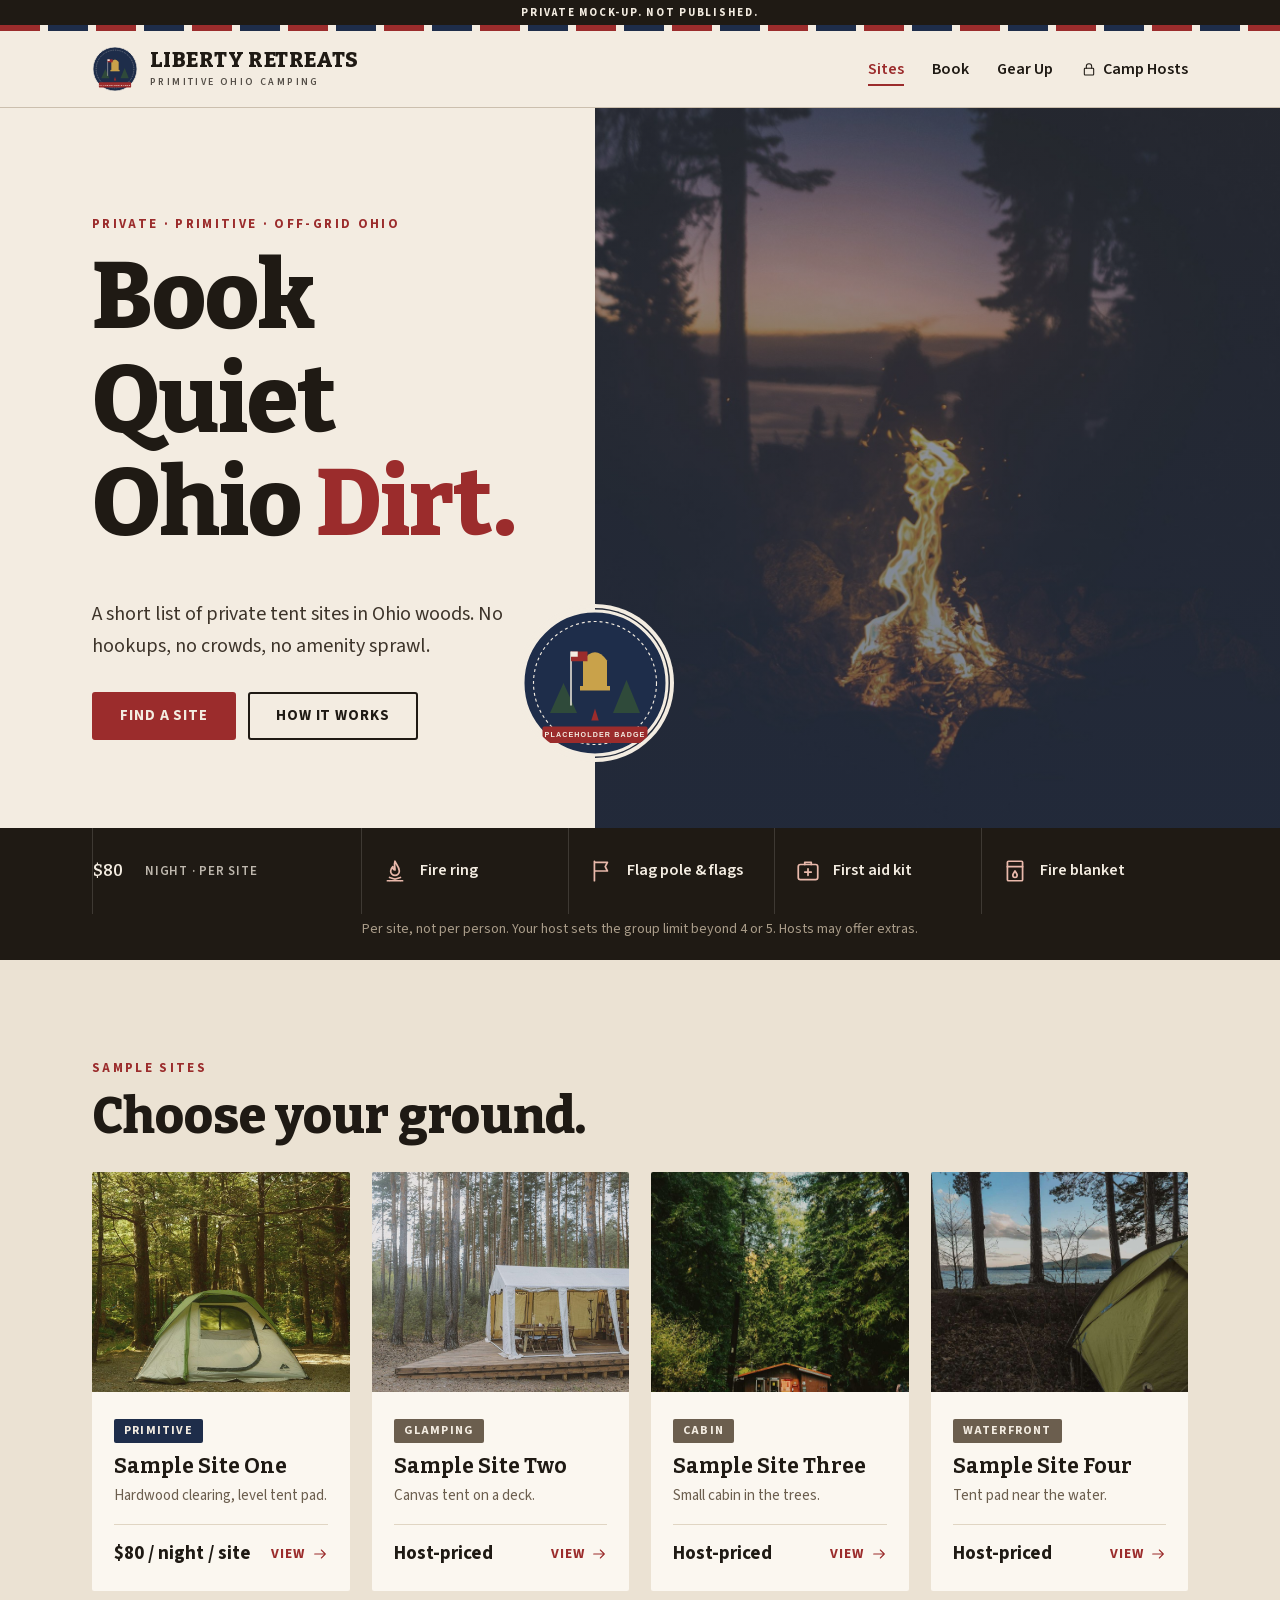
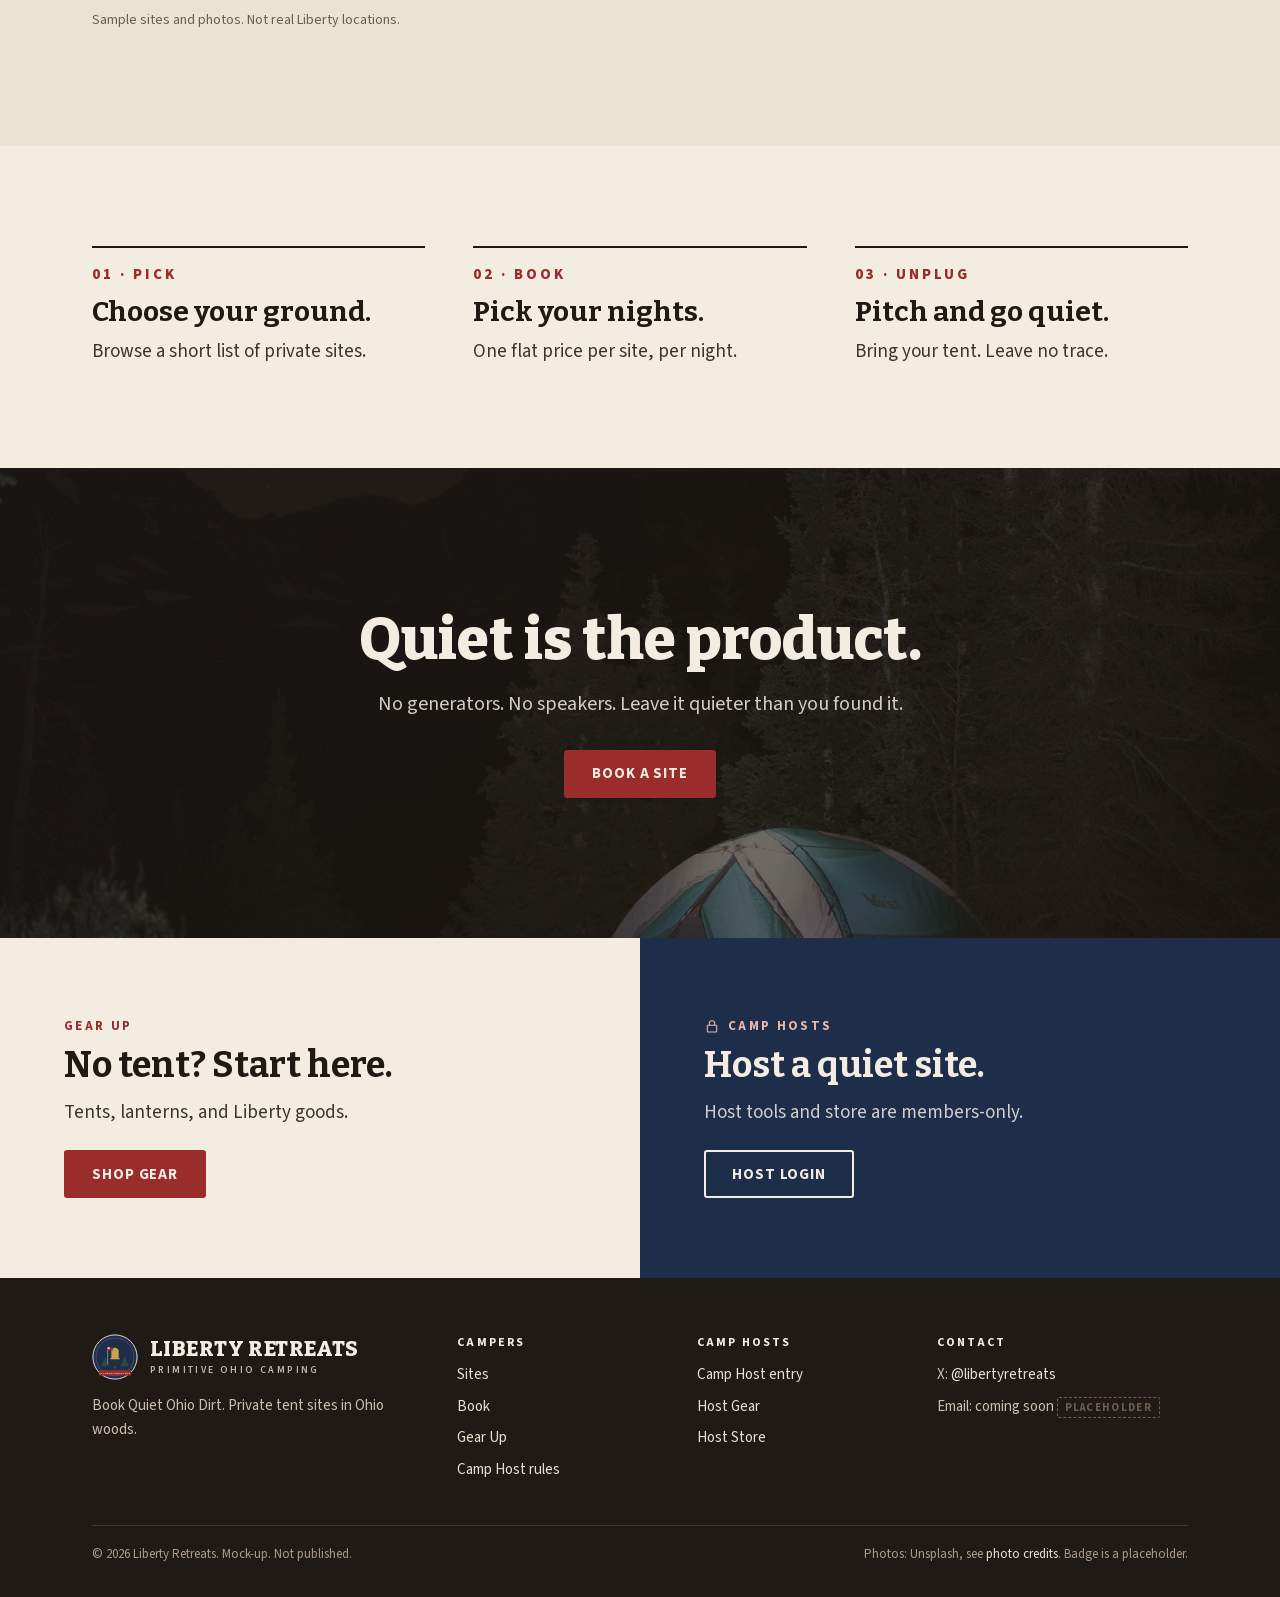
<file: index.html>
<!DOCTYPE html>
<html lang="en">
<head>
<meta charset="utf-8">
<meta name="viewport" content="width=device-width, initial-scale=1, viewport-fit=cover">
<title>Book Quiet Ohio Dirt. | Liberty Retreats</title>
<meta name="description" content="Private, primitive tent sites on Ohio land. Mock-up.">
<!-- PRIVATE MOCK-UP: keep out of search engines -->
<meta name="robots" content="noindex, nofollow">
<meta name="theme-color" content="#F3ECE1">
<meta name="format-detection" content="telephone=no">
<link rel="icon" type="image/svg+xml" href="assets/img/badge.svg">
<link rel="apple-touch-icon" href="assets/img/badge.svg">
<link rel="preload" href="assets/fonts/bitter-latin.woff2" as="font" type="font/woff2" crossorigin>
<link rel="preload" href="assets/fonts/sourcesans3-latin.woff2" as="font" type="font/woff2" crossorigin>
<link rel="stylesheet" href="assets/css/site.css?v=1">
<script src="assets/js/config.js?v=1"></script>
</head>
<body data-page="index" class="">
<svg width="0" height="0" style="position:absolute" aria-hidden="true" fill="none" stroke="currentColor" stroke-width="1.6" stroke-linecap="round" stroke-linejoin="round"><defs>
<symbol id="i-fire" viewBox="0 0 24 24"><path d="M12 3c1 3 4 5 4 9a4 4 0 0 1-8 0c0-2 1-3 2-4 0 2 1 3 2 3 0-3-1-5 0-8z"/><path d="M5 21h14M7 18l10 3M17 18L7 21"/></symbol>
<symbol id="i-flag" viewBox="0 0 24 24"><path d="M5 21V3M5 4h12l-2 4 2 4H5"/></symbol>
<symbol id="i-aid" viewBox="0 0 24 24"><rect x="3" y="6" width="18" height="14" rx="2"/><path d="M9 6V4h6v2M12 10v6M9 13h6"/></symbol>
<symbol id="i-blanket" viewBox="0 0 24 24"><rect x="5" y="3" width="14" height="18" rx="1"/><path d="M5 8h14M12 12c1 1.5 2 2.5 2 4a2 2 0 0 1-4 0c0-1.5 1-2.5 2-4z"/></symbol>
<symbol id="i-tent" viewBox="0 0 24 24"><path d="M2 20h20M12 4L3 20M12 4l9 16M12 20l-3-6h6z"/></symbol>
<symbol id="i-users" viewBox="0 0 24 24"><circle cx="9" cy="8" r="3"/><path d="M3 20c0-3 3-5 6-5s6 2 6 5M16 5a3 3 0 0 1 0 6M18 15c2 .5 3 2 3 5"/></symbol>
<symbol id="i-moon" viewBox="0 0 24 24"><path d="M20 14A8 8 0 1 1 10 4a6 6 0 0 0 10 10z"/></symbol>
<symbol id="i-lock" viewBox="0 0 24 24"><rect x="5" y="11" width="14" height="10" rx="1"/><path d="M8 11V8a4 4 0 0 1 8 0v3"/></symbol>
<symbol id="i-arrow" viewBox="0 0 24 24"><path d="M4 12h16M14 6l6 6-6 6"/></symbol>
<symbol id="i-lantern" viewBox="0 0 48 48"><path d="M18 10h12"/><path d="M20 10c0-4 8-4 8 0"/><rect x="16" y="14" width="16" height="22" rx="2"/><path d="M14 36h20"/><path d="M24 20c3 4 3 8 0 10-3-2-3-6 0-10z"/></symbol><symbol id="i-fire" viewBox="0 0 48 48"><path d="M24 8c6 7 9 12 6 18-1 3-4 5-6 5s-5-2-6-5c-2-5 1-8 3-11 1 3 2 4 3 4 0-4-1-7 0-11z"/><path d="M10 40l28-6M10 34l28 6"/></symbol><symbol id="i-ring" viewBox="0 0 48 48"><ellipse cx="24" cy="30" rx="17" ry="6"/><path d="M7 30v5c0 3 8 6 17 6s17-3 17-6v-5"/><path d="M24 26c4-4 5-8 2-13-1 3-3 4-4 4 0 3-2 5-1 9"/></symbol><symbol id="i-pole" viewBox="0 0 48 48"><path d="M24 44V4"/><circle cx="24" cy="4" r="1.5"/><path d="M24 8h14v10H24"/><path d="M18 44h12"/><path d="M22 20h4M22 30h4"/></symbol><symbol id="i-firstaid" viewBox="0 0 48 48"><rect x="6" y="14" width="36" height="26" rx="2"/><path d="M18 14v-4h12v4"/><path d="M24 21v12M18 27h12"/></symbol><symbol id="i-extinguisher" viewBox="0 0 48 48"><rect x="16" y="14" width="14" height="28" rx="5"/><path d="M20 14v-4h6v4"/><path d="M26 10h8l4 4"/><path d="M19 24h8"/></symbol><symbol id="i-radio" viewBox="0 0 48 48"><rect x="6" y="16" width="36" height="22" rx="2"/><path d="M14 16l18-10"/><circle cx="16" cy="27" r="5"/><path d="M28 24h8M28 30h8"/></symbol><symbol id="i-wood" viewBox="0 0 48 48"><ellipse cx="12" cy="30" rx="5" ry="8"/><path d="M12 22h26M12 38h26"/><path d="M38 22c3 0 3 16 0 16"/><circle cx="12" cy="30" r="2"/></symbol><symbol id="i-sign" viewBox="0 0 48 48"><rect x="6" y="8" width="36" height="18" rx="1"/><path d="M14 26v16M34 26v16"/><path d="M12 17h24"/></symbol><symbol id="i-light" viewBox="0 0 48 48"><path d="M18 10h12l-2 8h-8z"/><path d="M14 8h20"/><path d="M24 18v24"/><path d="M18 42h12"/><path d="M10 14l-3-2M38 14l3-2"/></symbol><symbol id="i-shirt" viewBox="0 0 48 48"><path d="M16 6l-10 6 4 8 4-2v22h20V18l4 2 4-8-10-6c-2 3-4 4-8 4s-6-1-8-4z"/></symbol><symbol id="i-cap" viewBox="0 0 48 48"><path d="M8 30c0-12 7-18 16-18s16 6 16 18z"/><path d="M8 30h36c0 3-6 4-12 4H8"/></symbol><symbol id="i-patch" viewBox="0 0 48 48"><circle cx="24" cy="24" r="17"/><circle cx="24" cy="24" r="13" stroke-dasharray="2 3"/></symbol><symbol id="i-sticker" viewBox="0 0 48 48"><path d="M8 8h32v20L28 40H8z"/><path d="M28 40V28h12"/></symbol><symbol id="i-mug" viewBox="0 0 48 48"><path d="M10 14h22v20a6 6 0 0 1-6 6H16a6 6 0 0 1-6-6z"/><path d="M32 18h4a5 5 0 0 1 0 10h-4"/></symbol><symbol id="i-pie" viewBox="0 0 48 48"><path d="M4 30h22"/><rect x="26" y="20" width="18" height="20" rx="2"/><path d="M4 26h22"/></symbol><symbol id="i-chair" viewBox="0 0 48 48"><path d="M12 8h24v18H12z"/><path d="M10 26h28"/><path d="M12 26l-4 16M36 26l4 16M14 42l20-16M34 42 14 26"/></symbol><symbol id="i-cooler" viewBox="0 0 48 48"><rect x="6" y="18" width="36" height="22" rx="2"/><path d="M6 24h36"/><path d="M18 18v-4h12v4"/></symbol><symbol id="i-bag" viewBox="0 0 48 48"><path d="M12 8h24v28c0 4-5 6-12 6s-12-2-12-6z"/><path d="M12 16h24"/></symbol><symbol id="i-pad" viewBox="0 0 48 48"><rect x="4" y="18" width="40" height="12" rx="3"/><path d="M12 18v12M20 18v12M28 18v12M36 18v12"/></symbol><symbol id="i-headlamp" viewBox="0 0 48 48"><ellipse cx="24" cy="26" rx="18" ry="8"/><rect x="18" y="20" width="12" height="10" rx="2"/><path d="M24 12v4M14 14l2 3M34 14l-2 3"/></symbol></defs></svg>

<a class="skip" href="#main">Skip to content</a>
<div class="rule"></div>
<header class="site-head">
  <div class="wrap head-row">
    <a class="brand" href="index.html" aria-label="Liberty Retreats home"><img src="assets/img/badge.svg" alt="" width="46" height="46"><span class="wm">Liberty Retreats<small>Primitive Ohio Camping</small></span></a>
    <button class="nav-toggle" type="button" aria-expanded="false" aria-controls="site-nav">Menu</button>
    <nav id="site-nav" aria-label="Main"><a href="index.html#sites" aria-current="page">Sites</a><a href="book.html">Book</a><a href="gear.html">Gear Up</a><a href="hosts.html" class="nav-host"><svg class="ic sm" aria-hidden="true"><use href="#i-lock"/></svg>Camp Hosts</a></nav>
  </div>
</header>
<main id="main">
<section class="masthead">
  <div class="copy">
    <p class="eyebrow">Private &middot; Primitive &middot; Off-grid Ohio</p>
    <h1>Book Quiet<br>Ohio <em>Dirt.</em></h1>
    <p>A short list of private tent sites in Ohio woods. No hookups, no crowds, no amenity sprawl.</p>
    <div class="btn-row"><a class="btn" href="book.html">Find a site</a><a class="btn ghost" href="#how">How it works</a></div>
  </div>
  <div class="img"><img class="stamp" src="assets/img/badge.svg" alt="Liberty Retreats badge (placeholder)" width="150" height="150"></div>
</section>
<div class="pricebar"><div class="wrap"><div class="p">$80<small>night &middot; per site</small></div><div><svg class="ic" aria-hidden="true"><use href="#i-fire"/></svg>Fire ring</div><div><svg class="ic" aria-hidden="true"><use href="#i-flag"/></svg>Flag pole &amp; flags</div><div><svg class="ic" aria-hidden="true"><use href="#i-aid"/></svg>First aid kit</div><div><svg class="ic" aria-hidden="true"><use href="#i-blanket"/></svg>Fire blanket</div></div></div>
<div class="pricenote">Per site, not per person. Your host sets the group limit beyond 4 or 5. Hosts may offer extras.</div>
<section class="section alt" id="sites"><div class="wrap"><p class="eyebrow">Sample sites</p><h2>Choose your ground.</h2><div class="grid4" style="margin-top:28px"><article class="site"><div class="photo" role="img" aria-label="Primitive sample photo" style="background-image:url(assets/img/photos/primitive-tent.jpg)"></div><div class="b"><span><span class="tag">Primitive</span></span><h3>Sample Site One</h3><p>Hardwood clearing, level tent pad.</p><div class="pr"><span>$80 / night / site</span><a class="tlink" href="book.html#site-one">View <svg class="ic sm" aria-hidden="true"><use href="#i-arrow"/></svg></a></div></div></article><article class="site"><div class="photo" role="img" aria-label="Glamping sample photo" style="background-image:url(assets/img/photos/glamping-canvas.jpg)"></div><div class="b"><span><span class="tag khaki">Glamping</span></span><h3>Sample Site Two</h3><p>Canvas tent on a deck.</p><div class="pr"><span>Host-priced</span><a class="tlink" href="book.html#site-two">View <svg class="ic sm" aria-hidden="true"><use href="#i-arrow"/></svg></a></div></div></article><article class="site"><div class="photo" role="img" aria-label="Cabin sample photo" style="background-image:url(assets/img/photos/cabin.jpg)"></div><div class="b"><span><span class="tag khaki">Cabin</span></span><h3>Sample Site Three</h3><p>Small cabin in the trees.</p><div class="pr"><span>Host-priced</span><a class="tlink" href="book.html#site-three">View <svg class="ic sm" aria-hidden="true"><use href="#i-arrow"/></svg></a></div></div></article><article class="site"><div class="photo" role="img" aria-label="Waterfront sample photo" style="background-image:url(assets/img/photos/waterfront.jpg)"></div><div class="b"><span><span class="tag khaki">Waterfront</span></span><h3>Sample Site Four</h3><p>Tent pad near the water.</p><div class="pr"><span>Host-priced</span><a class="tlink" href="book.html#site-four">View <svg class="ic sm" aria-hidden="true"><use href="#i-arrow"/></svg></a></div></div></article></div><p class="fine" style="margin-top:18px">Sample sites and photos. Not real Liberty locations.</p></div></section>
<section class="section" id="how"><div class="wrap steps3">
  <div><div class="n">01 &middot; PICK</div><h3>Choose your ground.</h3><p>Browse a short list of private sites.</p></div>
  <div><div class="n">02 &middot; BOOK</div><h3>Pick your nights.</h3><p>One flat price per site, per night.</p></div>
  <div><div class="n">03 &middot; UNPLUG</div><h3>Pitch and go quiet.</h3><p>Bring your tent. Leave no trace.</p></div>
</div></section>
<section class="band"><div class="wrap"><h2>Quiet is the product.</h2><p>No generators. No speakers. Leave it quieter than you found it.</p><a class="btn" href="book.html">Book a site</a></div></section>
<section class="duo">
  <div><p class="eyebrow">Gear Up</p><h3>No tent? Start here.</h3><p style="margin-bottom:22px;color:#3D342A">Tents, lanterns, and Liberty goods.</p><a class="btn" href="gear.html">Shop gear</a></div>
  <div class="navy"><p class="eyebrow"><svg class="ic sm" aria-hidden="true"><use href="#i-lock"/></svg> Camp Hosts</p><h3>Host a quiet site.</h3><p style="margin-bottom:22px;opacity:.85">Host tools and store are members-only.</p><a class="btn ghost" href="hosts.html">Host login</a></div>
</section>
</main>
<footer class="site-foot">
  <div class="wrap">
    <div class="foot-grid">
      <div><a class="brand" href="index.html"><img src="assets/img/badge.svg" alt="" width="46" height="46"><span class="wm">Liberty Retreats<small>Primitive Ohio Camping</small></span></a><p>Book Quiet Ohio Dirt. Private tent sites in Ohio woods.</p></div>
      <div><h4>Campers</h4><ul><li><a href="index.html#sites">Sites</a></li><li><a href="book.html">Book</a></li><li><a href="gear.html">Gear Up</a></li><li><a href="rules.html">Camp Host rules</a></li></ul></div>
      <div><h4>Camp Hosts</h4><ul><li><a href="hosts.html">Camp Host entry</a></li><li><a href="host-gear.html">Host Gear</a></li><li><a href="host-store.html">Host Store</a></li></ul></div>
      <div><h4>Contact</h4><ul><li>X: <a href="https://x.com/libertyretreats" target="_blank" rel="noopener">@libertyretreats</a></li><li>Email: coming soon <span class="tbd">Placeholder</span></li></ul></div>
    </div>
    <div class="foot-legal"><span>&copy; <span data-year>2026</span> Liberty Retreats. Mock-up. Not published.</span><span>Photos: Unsplash, see <a href="credits.html">photo credits</a>. Badge is a placeholder.</span></div>
  </div>
</footer>
<script src="assets/js/site.js?v=1"></script>
</body>
</html>
</file>
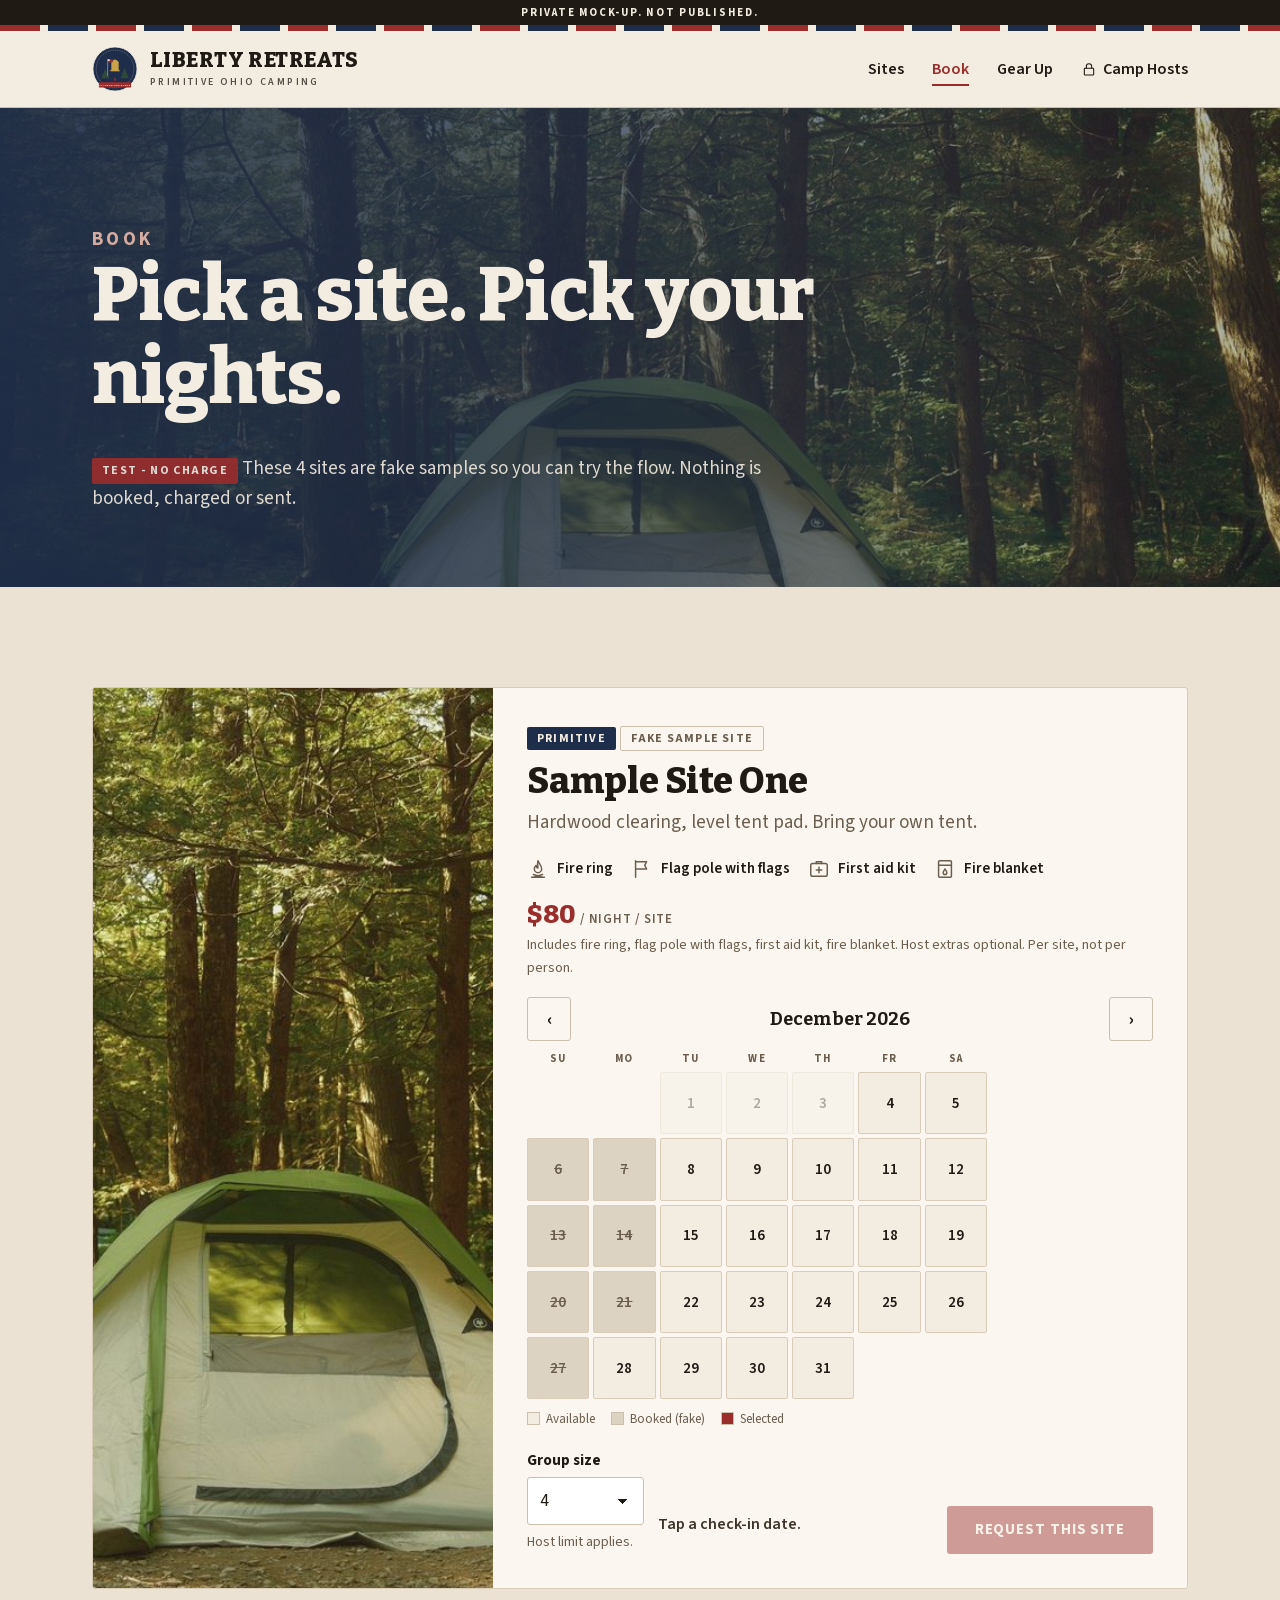
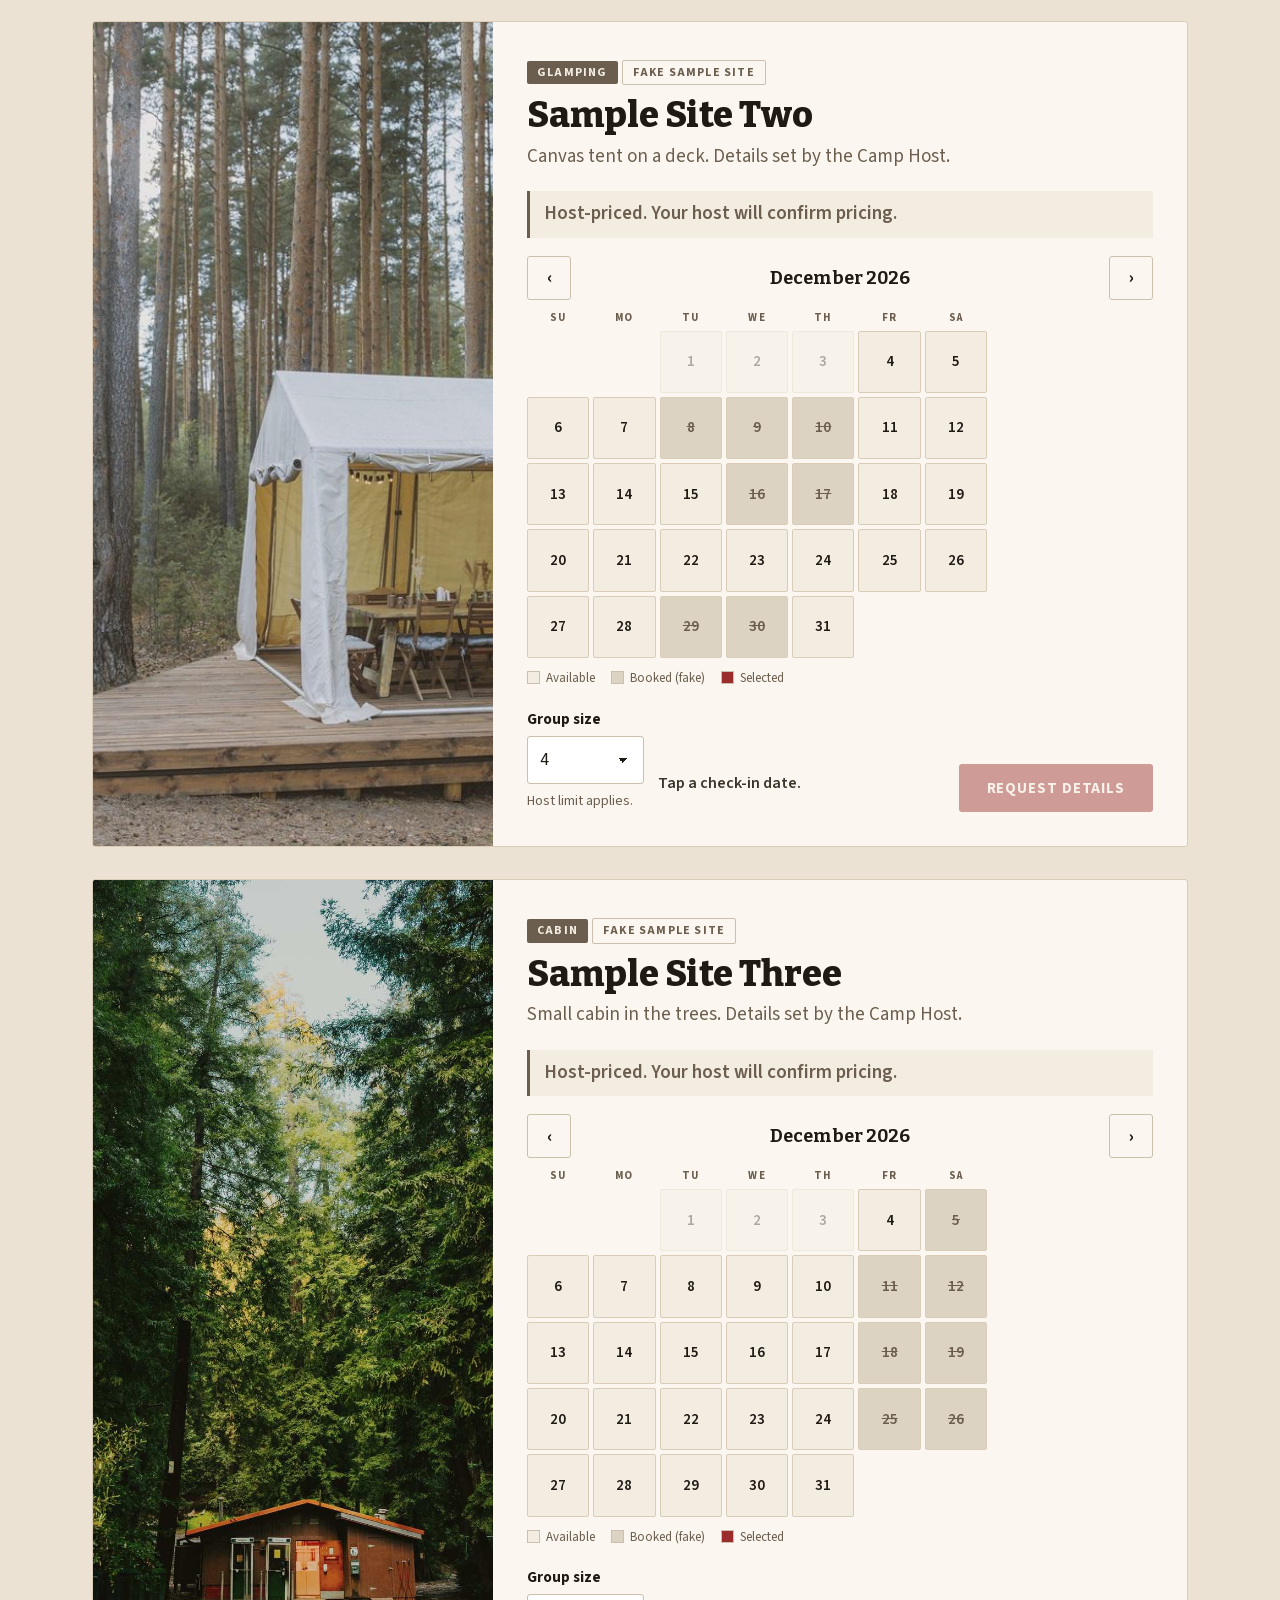
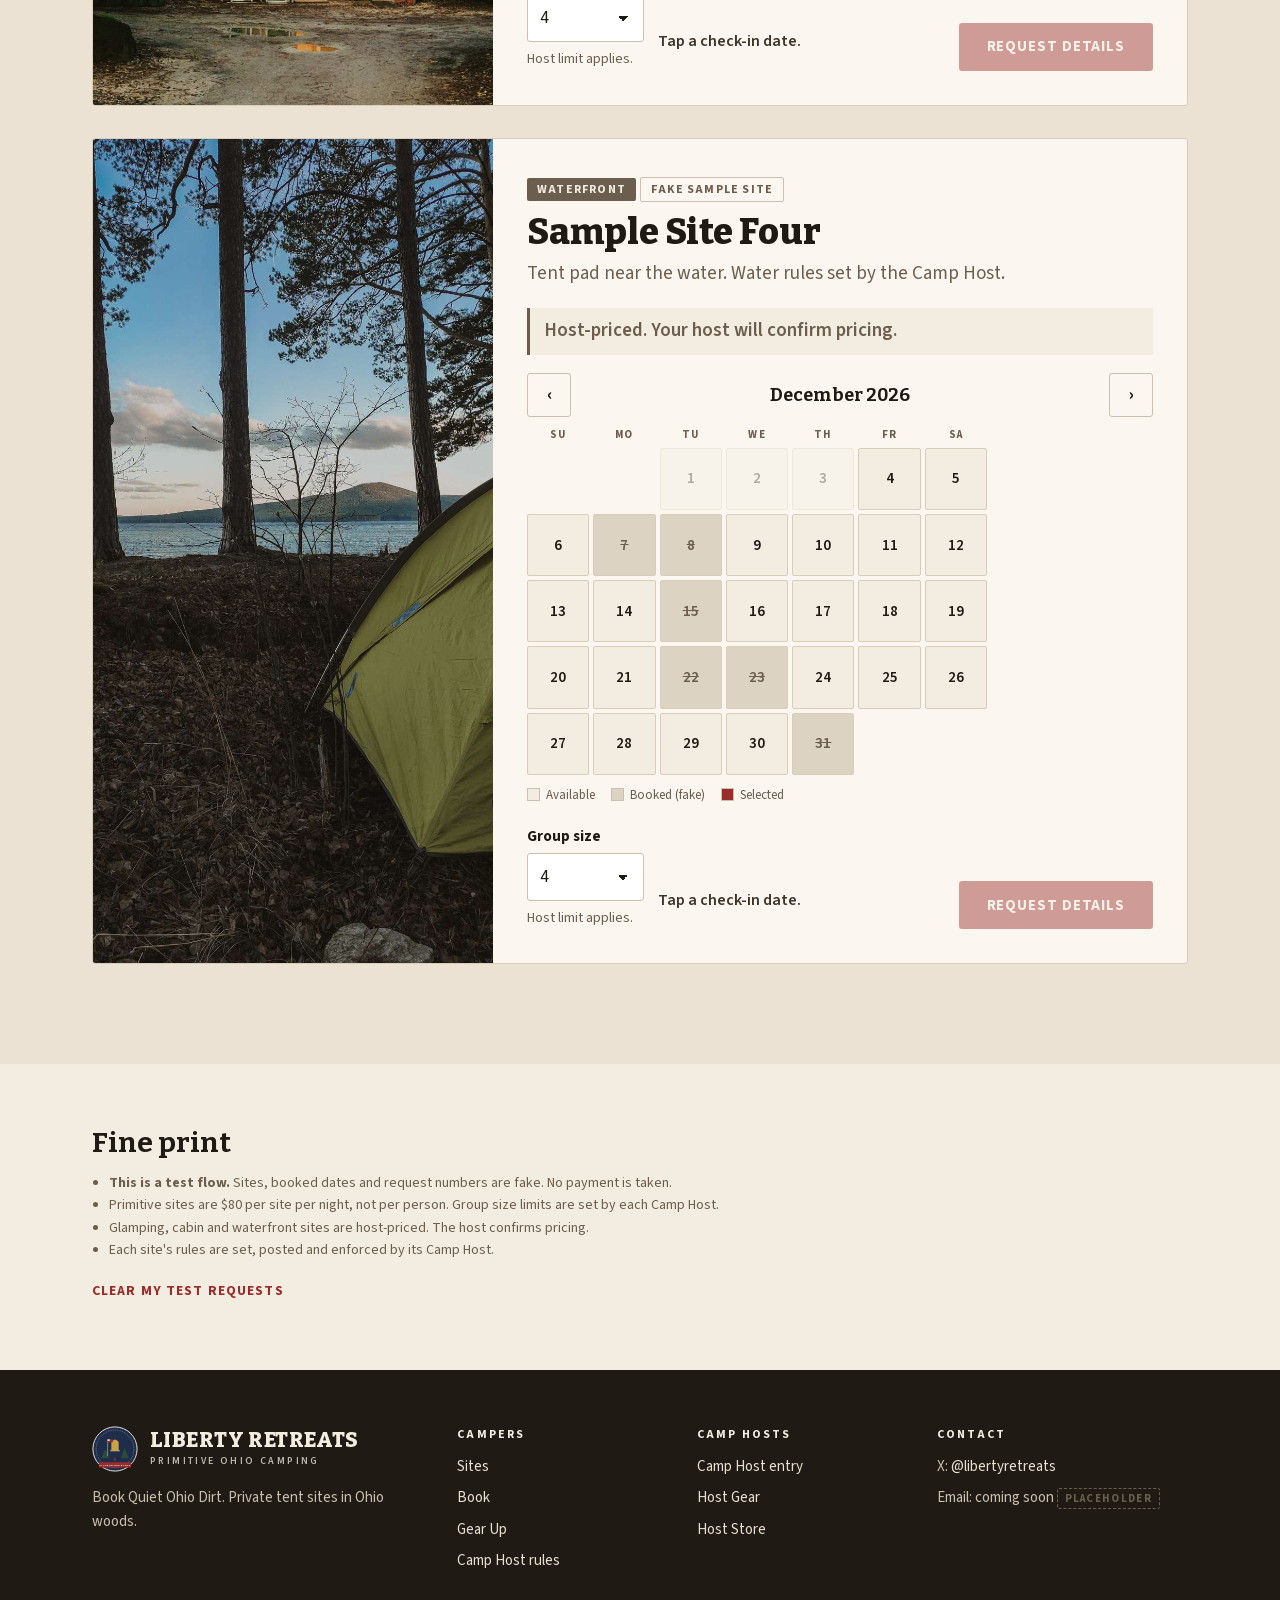
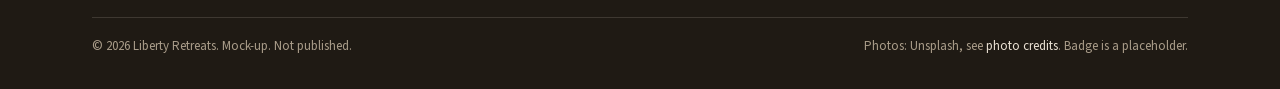
<file: book.html>
<!DOCTYPE html>
<html lang="en">
<head>
<meta charset="utf-8">
<meta name="viewport" content="width=device-width, initial-scale=1, viewport-fit=cover">
<title>Book | Liberty Retreats</title>
<meta name="description" content="Request a sample site. Mock-up, test only.">
<!-- PRIVATE MOCK-UP: keep out of search engines -->
<meta name="robots" content="noindex, nofollow">
<meta name="theme-color" content="#F3ECE1">
<meta name="format-detection" content="telephone=no">
<link rel="icon" type="image/svg+xml" href="assets/img/badge.svg">
<link rel="apple-touch-icon" href="assets/img/badge.svg">
<link rel="preload" href="assets/fonts/bitter-latin.woff2" as="font" type="font/woff2" crossorigin>
<link rel="preload" href="assets/fonts/sourcesans3-latin.woff2" as="font" type="font/woff2" crossorigin>
<link rel="stylesheet" href="assets/css/site.css?v=1">
<script src="assets/js/config.js?v=1"></script>
</head>
<body data-page="book" class="">
<svg width="0" height="0" style="position:absolute" aria-hidden="true" fill="none" stroke="currentColor" stroke-width="1.6" stroke-linecap="round" stroke-linejoin="round"><defs>
<symbol id="i-fire" viewBox="0 0 24 24"><path d="M12 3c1 3 4 5 4 9a4 4 0 0 1-8 0c0-2 1-3 2-4 0 2 1 3 2 3 0-3-1-5 0-8z"/><path d="M5 21h14M7 18l10 3M17 18L7 21"/></symbol>
<symbol id="i-flag" viewBox="0 0 24 24"><path d="M5 21V3M5 4h12l-2 4 2 4H5"/></symbol>
<symbol id="i-aid" viewBox="0 0 24 24"><rect x="3" y="6" width="18" height="14" rx="2"/><path d="M9 6V4h6v2M12 10v6M9 13h6"/></symbol>
<symbol id="i-blanket" viewBox="0 0 24 24"><rect x="5" y="3" width="14" height="18" rx="1"/><path d="M5 8h14M12 12c1 1.5 2 2.5 2 4a2 2 0 0 1-4 0c0-1.5 1-2.5 2-4z"/></symbol>
<symbol id="i-tent" viewBox="0 0 24 24"><path d="M2 20h20M12 4L3 20M12 4l9 16M12 20l-3-6h6z"/></symbol>
<symbol id="i-users" viewBox="0 0 24 24"><circle cx="9" cy="8" r="3"/><path d="M3 20c0-3 3-5 6-5s6 2 6 5M16 5a3 3 0 0 1 0 6M18 15c2 .5 3 2 3 5"/></symbol>
<symbol id="i-moon" viewBox="0 0 24 24"><path d="M20 14A8 8 0 1 1 10 4a6 6 0 0 0 10 10z"/></symbol>
<symbol id="i-lock" viewBox="0 0 24 24"><rect x="5" y="11" width="14" height="10" rx="1"/><path d="M8 11V8a4 4 0 0 1 8 0v3"/></symbol>
<symbol id="i-arrow" viewBox="0 0 24 24"><path d="M4 12h16M14 6l6 6-6 6"/></symbol>
<symbol id="i-lantern" viewBox="0 0 48 48"><path d="M18 10h12"/><path d="M20 10c0-4 8-4 8 0"/><rect x="16" y="14" width="16" height="22" rx="2"/><path d="M14 36h20"/><path d="M24 20c3 4 3 8 0 10-3-2-3-6 0-10z"/></symbol><symbol id="i-fire" viewBox="0 0 48 48"><path d="M24 8c6 7 9 12 6 18-1 3-4 5-6 5s-5-2-6-5c-2-5 1-8 3-11 1 3 2 4 3 4 0-4-1-7 0-11z"/><path d="M10 40l28-6M10 34l28 6"/></symbol><symbol id="i-ring" viewBox="0 0 48 48"><ellipse cx="24" cy="30" rx="17" ry="6"/><path d="M7 30v5c0 3 8 6 17 6s17-3 17-6v-5"/><path d="M24 26c4-4 5-8 2-13-1 3-3 4-4 4 0 3-2 5-1 9"/></symbol><symbol id="i-pole" viewBox="0 0 48 48"><path d="M24 44V4"/><circle cx="24" cy="4" r="1.5"/><path d="M24 8h14v10H24"/><path d="M18 44h12"/><path d="M22 20h4M22 30h4"/></symbol><symbol id="i-firstaid" viewBox="0 0 48 48"><rect x="6" y="14" width="36" height="26" rx="2"/><path d="M18 14v-4h12v4"/><path d="M24 21v12M18 27h12"/></symbol><symbol id="i-extinguisher" viewBox="0 0 48 48"><rect x="16" y="14" width="14" height="28" rx="5"/><path d="M20 14v-4h6v4"/><path d="M26 10h8l4 4"/><path d="M19 24h8"/></symbol><symbol id="i-radio" viewBox="0 0 48 48"><rect x="6" y="16" width="36" height="22" rx="2"/><path d="M14 16l18-10"/><circle cx="16" cy="27" r="5"/><path d="M28 24h8M28 30h8"/></symbol><symbol id="i-wood" viewBox="0 0 48 48"><ellipse cx="12" cy="30" rx="5" ry="8"/><path d="M12 22h26M12 38h26"/><path d="M38 22c3 0 3 16 0 16"/><circle cx="12" cy="30" r="2"/></symbol><symbol id="i-sign" viewBox="0 0 48 48"><rect x="6" y="8" width="36" height="18" rx="1"/><path d="M14 26v16M34 26v16"/><path d="M12 17h24"/></symbol><symbol id="i-light" viewBox="0 0 48 48"><path d="M18 10h12l-2 8h-8z"/><path d="M14 8h20"/><path d="M24 18v24"/><path d="M18 42h12"/><path d="M10 14l-3-2M38 14l3-2"/></symbol><symbol id="i-shirt" viewBox="0 0 48 48"><path d="M16 6l-10 6 4 8 4-2v22h20V18l4 2 4-8-10-6c-2 3-4 4-8 4s-6-1-8-4z"/></symbol><symbol id="i-cap" viewBox="0 0 48 48"><path d="M8 30c0-12 7-18 16-18s16 6 16 18z"/><path d="M8 30h36c0 3-6 4-12 4H8"/></symbol><symbol id="i-patch" viewBox="0 0 48 48"><circle cx="24" cy="24" r="17"/><circle cx="24" cy="24" r="13" stroke-dasharray="2 3"/></symbol><symbol id="i-sticker" viewBox="0 0 48 48"><path d="M8 8h32v20L28 40H8z"/><path d="M28 40V28h12"/></symbol><symbol id="i-mug" viewBox="0 0 48 48"><path d="M10 14h22v20a6 6 0 0 1-6 6H16a6 6 0 0 1-6-6z"/><path d="M32 18h4a5 5 0 0 1 0 10h-4"/></symbol><symbol id="i-pie" viewBox="0 0 48 48"><path d="M4 30h22"/><rect x="26" y="20" width="18" height="20" rx="2"/><path d="M4 26h22"/></symbol><symbol id="i-chair" viewBox="0 0 48 48"><path d="M12 8h24v18H12z"/><path d="M10 26h28"/><path d="M12 26l-4 16M36 26l4 16M14 42l20-16M34 42 14 26"/></symbol><symbol id="i-cooler" viewBox="0 0 48 48"><rect x="6" y="18" width="36" height="22" rx="2"/><path d="M6 24h36"/><path d="M18 18v-4h12v4"/></symbol><symbol id="i-bag" viewBox="0 0 48 48"><path d="M12 8h24v28c0 4-5 6-12 6s-12-2-12-6z"/><path d="M12 16h24"/></symbol><symbol id="i-pad" viewBox="0 0 48 48"><rect x="4" y="18" width="40" height="12" rx="3"/><path d="M12 18v12M20 18v12M28 18v12M36 18v12"/></symbol><symbol id="i-headlamp" viewBox="0 0 48 48"><ellipse cx="24" cy="26" rx="18" ry="8"/><rect x="18" y="20" width="12" height="10" rx="2"/><path d="M24 12v4M14 14l2 3M34 14l-2 3"/></symbol></defs></svg>

<a class="skip" href="#main">Skip to content</a>
<div class="rule"></div>
<header class="site-head">
  <div class="wrap head-row">
    <a class="brand" href="index.html" aria-label="Liberty Retreats home"><img src="assets/img/badge.svg" alt="" width="46" height="46"><span class="wm">Liberty Retreats<small>Primitive Ohio Camping</small></span></a>
    <button class="nav-toggle" type="button" aria-expanded="false" aria-controls="site-nav">Menu</button>
    <nav id="site-nav" aria-label="Main"><a href="index.html#sites">Sites</a><a href="book.html" aria-current="page">Book</a><a href="gear.html">Gear Up</a><a href="hosts.html" class="nav-host"><svg class="ic sm" aria-hidden="true"><use href="#i-lock"/></svg>Camp Hosts</a></nav>
  </div>
</header>
<main id="main">
<section class="page-head"><div class="wrap">
  <p class="eyebrow">Book</p>
  <h1>Pick a site. Pick your nights.</h1>
  <p><span class="test-flag">TEST - no charge</span> These 4 sites are fake samples so you can try the flow. Nothing is booked, charged or sent.</p>
</div></section>
<section class="section alt"><div class="wrap">
  <div class="book-list" id="book-list"></div>
</div></section>
<section class="section tight" id="checkout" hidden><div class="wrap">
  <p class="eyebrow"><span class="test-flag">TEST - no charge</span></p>
  <h2 id="ck-title">Request this site</h2>
  <div class="card" style="margin:16px 0 22px"><ul class="ledger">
    <li><span>Site</span><b id="ck-site"></b></li>
    <li><span>Dates</span><b id="ck-dates"></b></li>
    <li id="ck-total-row"><span>Total</span><b id="ck-total"></b></li>
  </ul><p class="hostpriced" id="ck-pricing" hidden style="margin:14px 0 0">Host-priced. Your host will confirm pricing.</p></div>
  <form class="form" id="ck-form" action="#" novalidate>
    <div class="field"><label for="ck-name">Name <span class="req">*</span></label><input id="ck-name" name="name" type="text" autocomplete="name" required maxlength="100"></div>
    <div class="field"><label for="ck-email">Email <span class="req">*</span></label><input id="ck-email" name="email" type="email" autocomplete="email" required maxlength="150"></div>
    <div class="field"><label for="ck-phone">Phone <span class="req">*</span></label><input id="ck-phone" name="phone" type="tel" autocomplete="tel" required pattern="[0-9 .+()-]{7,20}" maxlength="20"></div>
    <div class="field"><label for="ck-party">Group size <span class="req">*</span></label><select id="ck-party" name="party" required><option>1</option><option>2</option><option>3</option><option>4</option><option>5</option><option>6 or more</option></select><p class="hint">Host limit applies.</p></div>
    <div class="field full"><label class="check-row"><input type="checkbox" name="rules_ok" required> <span>I will follow the <a href="rules.html">rules my Camp Host posts</a> for the site.</span></label></div>
    <p class="full fine"><strong>TEST - no charge.</strong> No payment step. No card is asked for and nothing is sent.</p>
    <div class="full btn-row"><button class="btn ghost" type="button" id="ck-cancel">Back</button><button class="btn" type="submit" id="ck-submit">Send test request</button></div>
  </form>
</div></section>
<section class="section tight" id="confirm" hidden><div class="wrap">
  <div class="confirm">
    <p class="eyebrow">Test request. Not real. No charge.</p>
    <h2>Request received. (Test)</h2>
    <h3 id="cf-num"></h3>
    <ul class="ledger" id="cf-list"></ul>
    <p style="margin-top:16px">Saved only in this browser, so those dates now show as booked. Your Camp Host would send rules and directions before arrival.</p>
    <button class="btn ghost" type="button" id="cf-again">Back to sites</button>
  </div>
</div></section>
<section class="section tight"><div class="wrap">
  <h3>Fine print</h3>
  <ul class="fine">
    <li><strong>This is a test flow.</strong> Sites, booked dates and request numbers are fake. No payment is taken.</li>
    <li>Primitive sites are $80 per site per night, not per person. Group size limits are set by each Camp Host.</li>
    <li>Glamping, cabin and waterfront sites are host-priced. The host confirms pricing.</li>
    <li>Each site's rules are set, posted and enforced by its Camp Host.</li>
  </ul>
  <button class="tlink" type="button" id="reset-tests">Clear my test requests</button>
</div></section>
</main>
<footer class="site-foot">
  <div class="wrap">
    <div class="foot-grid">
      <div><a class="brand" href="index.html"><img src="assets/img/badge.svg" alt="" width="46" height="46"><span class="wm">Liberty Retreats<small>Primitive Ohio Camping</small></span></a><p>Book Quiet Ohio Dirt. Private tent sites in Ohio woods.</p></div>
      <div><h4>Campers</h4><ul><li><a href="index.html#sites">Sites</a></li><li><a href="book.html">Book</a></li><li><a href="gear.html">Gear Up</a></li><li><a href="rules.html">Camp Host rules</a></li></ul></div>
      <div><h4>Camp Hosts</h4><ul><li><a href="hosts.html">Camp Host entry</a></li><li><a href="host-gear.html">Host Gear</a></li><li><a href="host-store.html">Host Store</a></li></ul></div>
      <div><h4>Contact</h4><ul><li>X: <a href="https://x.com/libertyretreats" target="_blank" rel="noopener">@libertyretreats</a></li><li>Email: coming soon <span class="tbd">Placeholder</span></li></ul></div>
    </div>
    <div class="foot-legal"><span>&copy; <span data-year>2026</span> Liberty Retreats. Mock-up. Not published.</span><span>Photos: Unsplash, see <a href="credits.html">photo credits</a>. Badge is a placeholder.</span></div>
  </div>
</footer>
<script src="assets/js/site.js?v=1"></script>
<script src="assets/js/booking.js?v=1"></script>
</body>
</html>
</file>
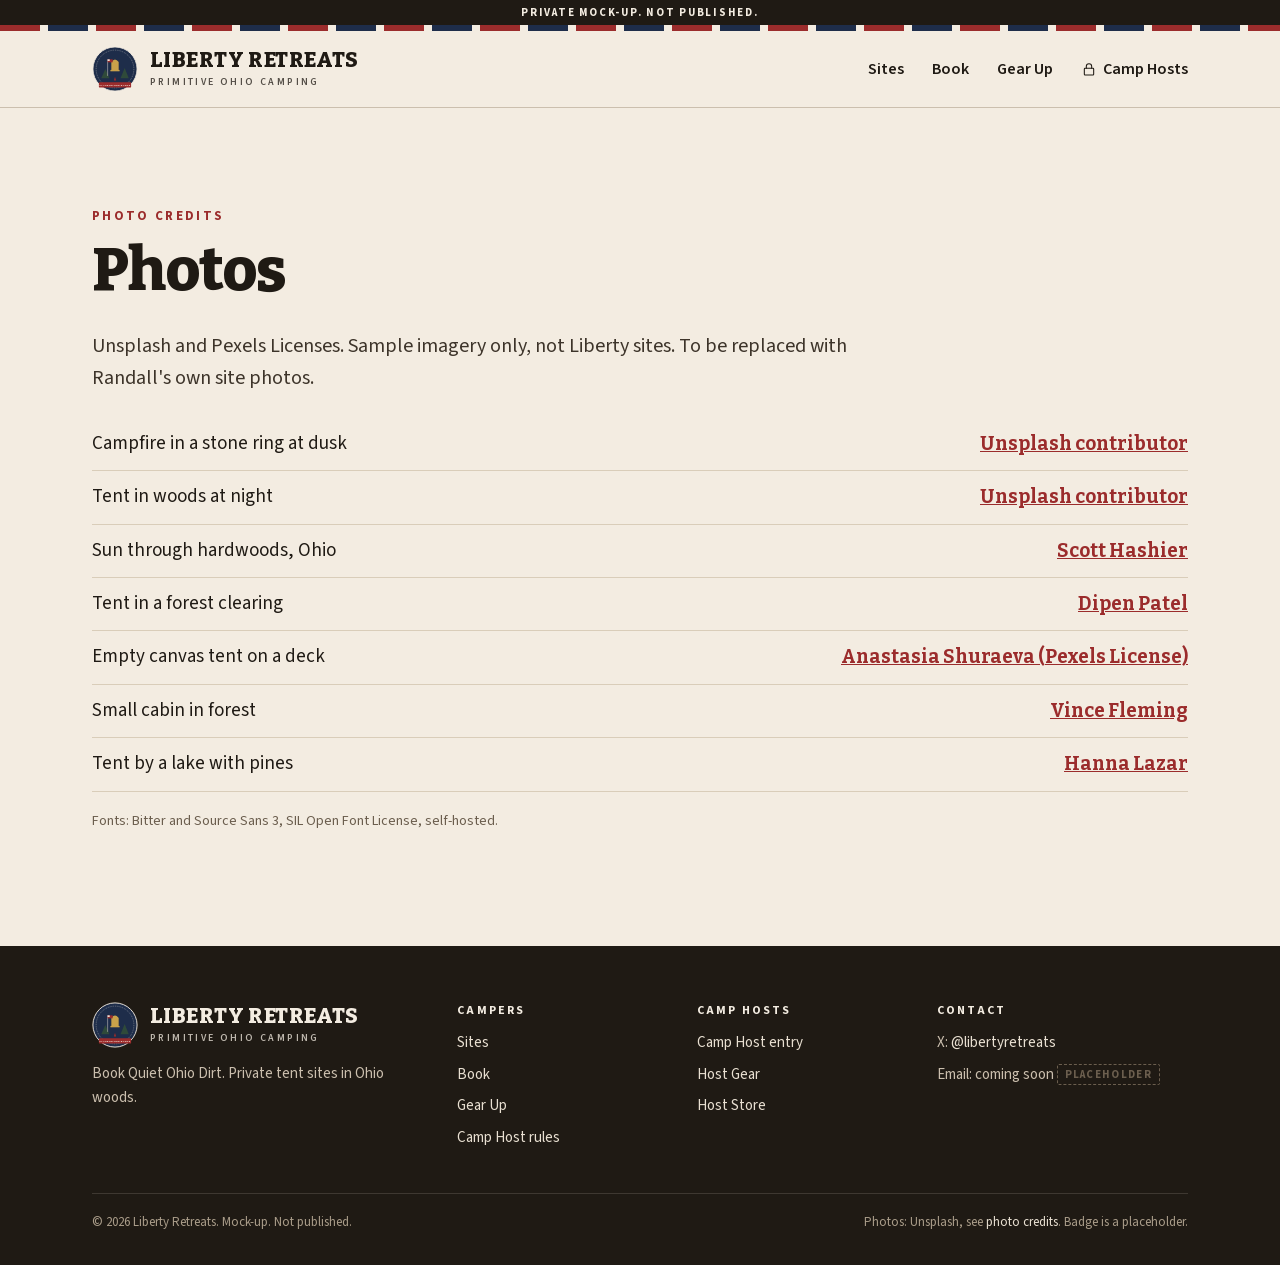
<file: credits.html>
<!DOCTYPE html>
<html lang="en">
<head>
<meta charset="utf-8">
<meta name="viewport" content="width=device-width, initial-scale=1, viewport-fit=cover">
<title>Photo credits | Liberty Retreats</title>
<meta name="description" content="Photo credits.">
<!-- PRIVATE MOCK-UP: keep out of search engines -->
<meta name="robots" content="noindex, nofollow">
<meta name="theme-color" content="#F3ECE1">
<meta name="format-detection" content="telephone=no">
<link rel="icon" type="image/svg+xml" href="assets/img/badge.svg">
<link rel="apple-touch-icon" href="assets/img/badge.svg">
<link rel="preload" href="assets/fonts/bitter-latin.woff2" as="font" type="font/woff2" crossorigin>
<link rel="preload" href="assets/fonts/sourcesans3-latin.woff2" as="font" type="font/woff2" crossorigin>
<link rel="stylesheet" href="assets/css/site.css?v=1">
<script src="assets/js/config.js?v=1"></script>
</head>
<body data-page="credits" class="">
<svg width="0" height="0" style="position:absolute" aria-hidden="true" fill="none" stroke="currentColor" stroke-width="1.6" stroke-linecap="round" stroke-linejoin="round"><defs>
<symbol id="i-fire" viewBox="0 0 24 24"><path d="M12 3c1 3 4 5 4 9a4 4 0 0 1-8 0c0-2 1-3 2-4 0 2 1 3 2 3 0-3-1-5 0-8z"/><path d="M5 21h14M7 18l10 3M17 18L7 21"/></symbol>
<symbol id="i-flag" viewBox="0 0 24 24"><path d="M5 21V3M5 4h12l-2 4 2 4H5"/></symbol>
<symbol id="i-aid" viewBox="0 0 24 24"><rect x="3" y="6" width="18" height="14" rx="2"/><path d="M9 6V4h6v2M12 10v6M9 13h6"/></symbol>
<symbol id="i-blanket" viewBox="0 0 24 24"><rect x="5" y="3" width="14" height="18" rx="1"/><path d="M5 8h14M12 12c1 1.5 2 2.5 2 4a2 2 0 0 1-4 0c0-1.5 1-2.5 2-4z"/></symbol>
<symbol id="i-tent" viewBox="0 0 24 24"><path d="M2 20h20M12 4L3 20M12 4l9 16M12 20l-3-6h6z"/></symbol>
<symbol id="i-users" viewBox="0 0 24 24"><circle cx="9" cy="8" r="3"/><path d="M3 20c0-3 3-5 6-5s6 2 6 5M16 5a3 3 0 0 1 0 6M18 15c2 .5 3 2 3 5"/></symbol>
<symbol id="i-moon" viewBox="0 0 24 24"><path d="M20 14A8 8 0 1 1 10 4a6 6 0 0 0 10 10z"/></symbol>
<symbol id="i-lock" viewBox="0 0 24 24"><rect x="5" y="11" width="14" height="10" rx="1"/><path d="M8 11V8a4 4 0 0 1 8 0v3"/></symbol>
<symbol id="i-arrow" viewBox="0 0 24 24"><path d="M4 12h16M14 6l6 6-6 6"/></symbol>
<symbol id="i-lantern" viewBox="0 0 48 48"><path d="M18 10h12"/><path d="M20 10c0-4 8-4 8 0"/><rect x="16" y="14" width="16" height="22" rx="2"/><path d="M14 36h20"/><path d="M24 20c3 4 3 8 0 10-3-2-3-6 0-10z"/></symbol><symbol id="i-fire" viewBox="0 0 48 48"><path d="M24 8c6 7 9 12 6 18-1 3-4 5-6 5s-5-2-6-5c-2-5 1-8 3-11 1 3 2 4 3 4 0-4-1-7 0-11z"/><path d="M10 40l28-6M10 34l28 6"/></symbol><symbol id="i-ring" viewBox="0 0 48 48"><ellipse cx="24" cy="30" rx="17" ry="6"/><path d="M7 30v5c0 3 8 6 17 6s17-3 17-6v-5"/><path d="M24 26c4-4 5-8 2-13-1 3-3 4-4 4 0 3-2 5-1 9"/></symbol><symbol id="i-pole" viewBox="0 0 48 48"><path d="M24 44V4"/><circle cx="24" cy="4" r="1.5"/><path d="M24 8h14v10H24"/><path d="M18 44h12"/><path d="M22 20h4M22 30h4"/></symbol><symbol id="i-firstaid" viewBox="0 0 48 48"><rect x="6" y="14" width="36" height="26" rx="2"/><path d="M18 14v-4h12v4"/><path d="M24 21v12M18 27h12"/></symbol><symbol id="i-extinguisher" viewBox="0 0 48 48"><rect x="16" y="14" width="14" height="28" rx="5"/><path d="M20 14v-4h6v4"/><path d="M26 10h8l4 4"/><path d="M19 24h8"/></symbol><symbol id="i-radio" viewBox="0 0 48 48"><rect x="6" y="16" width="36" height="22" rx="2"/><path d="M14 16l18-10"/><circle cx="16" cy="27" r="5"/><path d="M28 24h8M28 30h8"/></symbol><symbol id="i-wood" viewBox="0 0 48 48"><ellipse cx="12" cy="30" rx="5" ry="8"/><path d="M12 22h26M12 38h26"/><path d="M38 22c3 0 3 16 0 16"/><circle cx="12" cy="30" r="2"/></symbol><symbol id="i-sign" viewBox="0 0 48 48"><rect x="6" y="8" width="36" height="18" rx="1"/><path d="M14 26v16M34 26v16"/><path d="M12 17h24"/></symbol><symbol id="i-light" viewBox="0 0 48 48"><path d="M18 10h12l-2 8h-8z"/><path d="M14 8h20"/><path d="M24 18v24"/><path d="M18 42h12"/><path d="M10 14l-3-2M38 14l3-2"/></symbol><symbol id="i-shirt" viewBox="0 0 48 48"><path d="M16 6l-10 6 4 8 4-2v22h20V18l4 2 4-8-10-6c-2 3-4 4-8 4s-6-1-8-4z"/></symbol><symbol id="i-cap" viewBox="0 0 48 48"><path d="M8 30c0-12 7-18 16-18s16 6 16 18z"/><path d="M8 30h36c0 3-6 4-12 4H8"/></symbol><symbol id="i-patch" viewBox="0 0 48 48"><circle cx="24" cy="24" r="17"/><circle cx="24" cy="24" r="13" stroke-dasharray="2 3"/></symbol><symbol id="i-sticker" viewBox="0 0 48 48"><path d="M8 8h32v20L28 40H8z"/><path d="M28 40V28h12"/></symbol><symbol id="i-mug" viewBox="0 0 48 48"><path d="M10 14h22v20a6 6 0 0 1-6 6H16a6 6 0 0 1-6-6z"/><path d="M32 18h4a5 5 0 0 1 0 10h-4"/></symbol><symbol id="i-pie" viewBox="0 0 48 48"><path d="M4 30h22"/><rect x="26" y="20" width="18" height="20" rx="2"/><path d="M4 26h22"/></symbol><symbol id="i-chair" viewBox="0 0 48 48"><path d="M12 8h24v18H12z"/><path d="M10 26h28"/><path d="M12 26l-4 16M36 26l4 16M14 42l20-16M34 42 14 26"/></symbol><symbol id="i-cooler" viewBox="0 0 48 48"><rect x="6" y="18" width="36" height="22" rx="2"/><path d="M6 24h36"/><path d="M18 18v-4h12v4"/></symbol><symbol id="i-bag" viewBox="0 0 48 48"><path d="M12 8h24v28c0 4-5 6-12 6s-12-2-12-6z"/><path d="M12 16h24"/></symbol><symbol id="i-pad" viewBox="0 0 48 48"><rect x="4" y="18" width="40" height="12" rx="3"/><path d="M12 18v12M20 18v12M28 18v12M36 18v12"/></symbol><symbol id="i-headlamp" viewBox="0 0 48 48"><ellipse cx="24" cy="26" rx="18" ry="8"/><rect x="18" y="20" width="12" height="10" rx="2"/><path d="M24 12v4M14 14l2 3M34 14l-2 3"/></symbol></defs></svg>

<a class="skip" href="#main">Skip to content</a>
<div class="rule"></div>
<header class="site-head">
  <div class="wrap head-row">
    <a class="brand" href="index.html" aria-label="Liberty Retreats home"><img src="assets/img/badge.svg" alt="" width="46" height="46"><span class="wm">Liberty Retreats<small>Primitive Ohio Camping</small></span></a>
    <button class="nav-toggle" type="button" aria-expanded="false" aria-controls="site-nav">Menu</button>
    <nav id="site-nav" aria-label="Main"><a href="index.html#sites">Sites</a><a href="book.html">Book</a><a href="gear.html">Gear Up</a><a href="hosts.html" class="nav-host"><svg class="ic sm" aria-hidden="true"><use href="#i-lock"/></svg>Camp Hosts</a></nav>
  </div>
</header>
<main id="main">
<section class="section"><div class="wrap">
  <p class="eyebrow">Photo credits</p><h1 style="font-size:clamp(40px,6vw,60px)">Photos</h1>
  <p class="lede">Unsplash and Pexels Licenses. Sample imagery only, not Liberty sites. To be replaced with Randall's own site photos.</p>
  <ul class="ledger" style="margin-top:24px">
    <li><span>Campfire in a stone ring at dusk</span><b><a href="https://unsplash.com/photos/9wZul8fNxp0" rel="noopener" target="_blank">Unsplash contributor</a></b></li>
    <li><span>Tent in woods at night</span><b><a href="https://unsplash.com/photos/VzeMaK6ZN3E" rel="noopener" target="_blank">Unsplash contributor</a></b></li>
    <li><span>Sun through hardwoods, Ohio</span><b><a href="https://unsplash.com/photos/LdVsnnUpTjg" rel="noopener" target="_blank">Scott Hashier</a></b></li>
    <li><span>Tent in a forest clearing</span><b><a href="https://unsplash.com/photos/meZYr4UvQw8" rel="noopener" target="_blank">Dipen Patel</a></b></li>
    <li><span>Empty canvas tent on a deck</span><b><a href="https://www.pexels.com/photo/4989510/" rel="noopener" target="_blank">Anastasia Shuraeva (Pexels License)</a></b></li>
    <li><span>Small cabin in forest</span><b><a href="https://unsplash.com/photos/mt7XTkGXcGY" rel="noopener" target="_blank">Vince Fleming</a></b></li>
    <li><span>Tent by a lake with pines</span><b><a href="https://unsplash.com/photos/OHi9hrdC7N0" rel="noopener" target="_blank">Hanna Lazar</a></b></li>
  </ul>
  <p class="fine" style="margin-top:18px">Fonts: Bitter and Source Sans 3, SIL Open Font License, self-hosted.</p>
</div></section>
</main>
<footer class="site-foot">
  <div class="wrap">
    <div class="foot-grid">
      <div><a class="brand" href="index.html"><img src="assets/img/badge.svg" alt="" width="46" height="46"><span class="wm">Liberty Retreats<small>Primitive Ohio Camping</small></span></a><p>Book Quiet Ohio Dirt. Private tent sites in Ohio woods.</p></div>
      <div><h4>Campers</h4><ul><li><a href="index.html#sites">Sites</a></li><li><a href="book.html">Book</a></li><li><a href="gear.html">Gear Up</a></li><li><a href="rules.html">Camp Host rules</a></li></ul></div>
      <div><h4>Camp Hosts</h4><ul><li><a href="hosts.html">Camp Host entry</a></li><li><a href="host-gear.html">Host Gear</a></li><li><a href="host-store.html">Host Store</a></li></ul></div>
      <div><h4>Contact</h4><ul><li>X: <a href="https://x.com/libertyretreats" target="_blank" rel="noopener">@libertyretreats</a></li><li>Email: coming soon <span class="tbd">Placeholder</span></li></ul></div>
    </div>
    <div class="foot-legal"><span>&copy; <span data-year>2026</span> Liberty Retreats. Mock-up. Not published.</span><span>Photos: Unsplash, see <a href="credits.html">photo credits</a>. Badge is a placeholder.</span></div>
  </div>
</footer>
<script src="assets/js/site.js?v=1"></script>
</body>
</html>
</file>
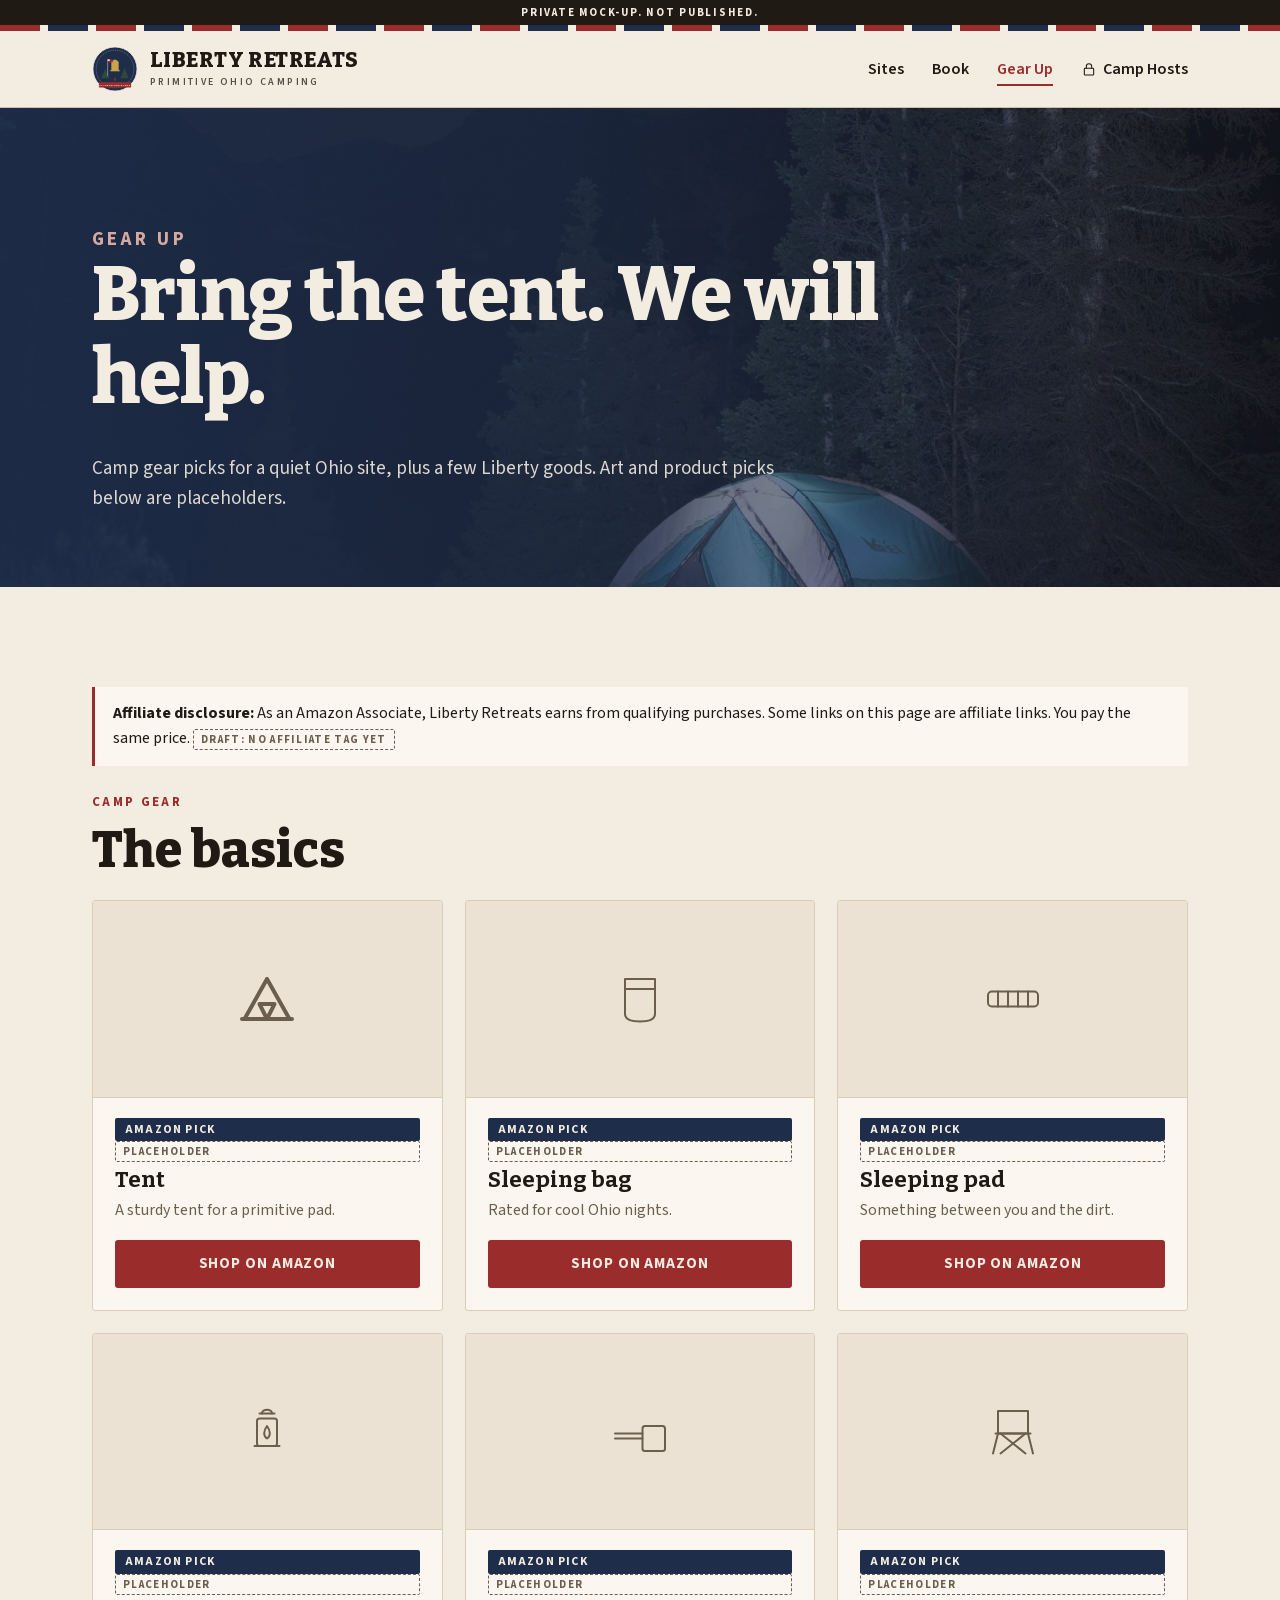
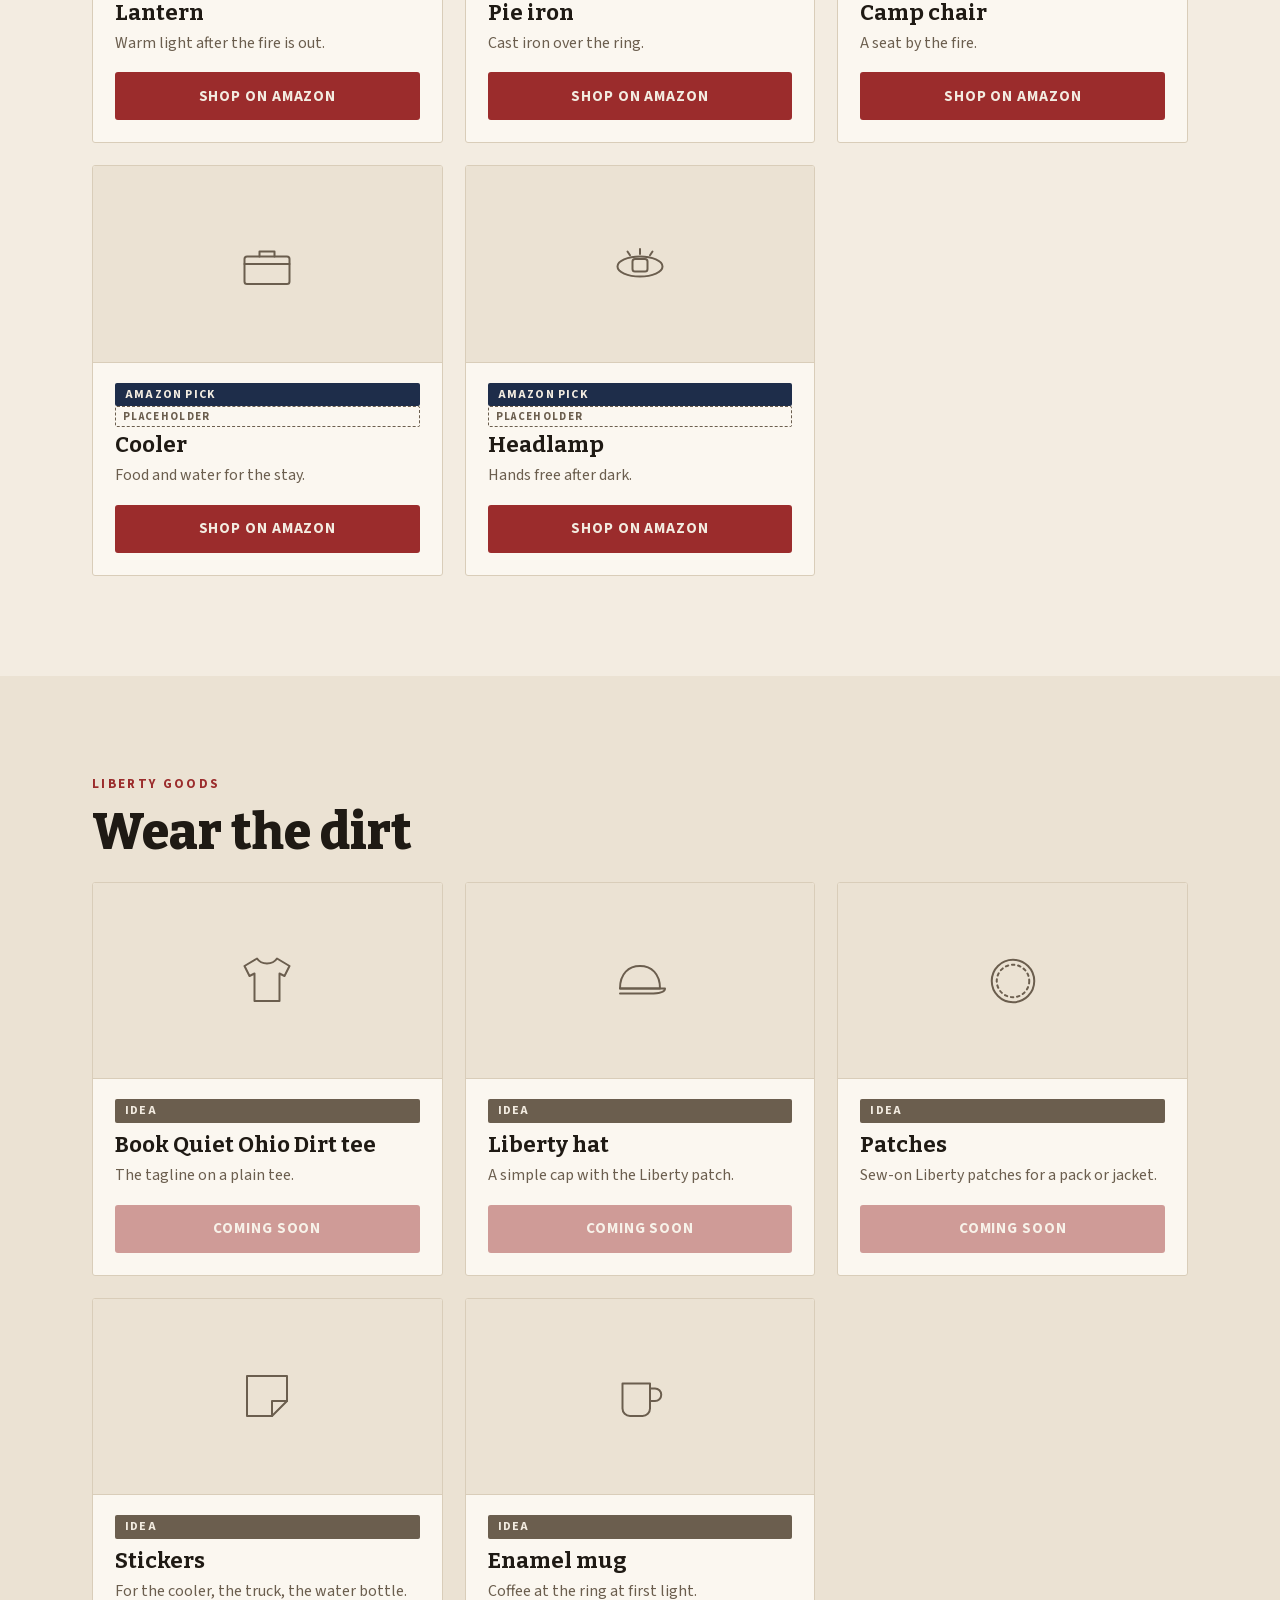
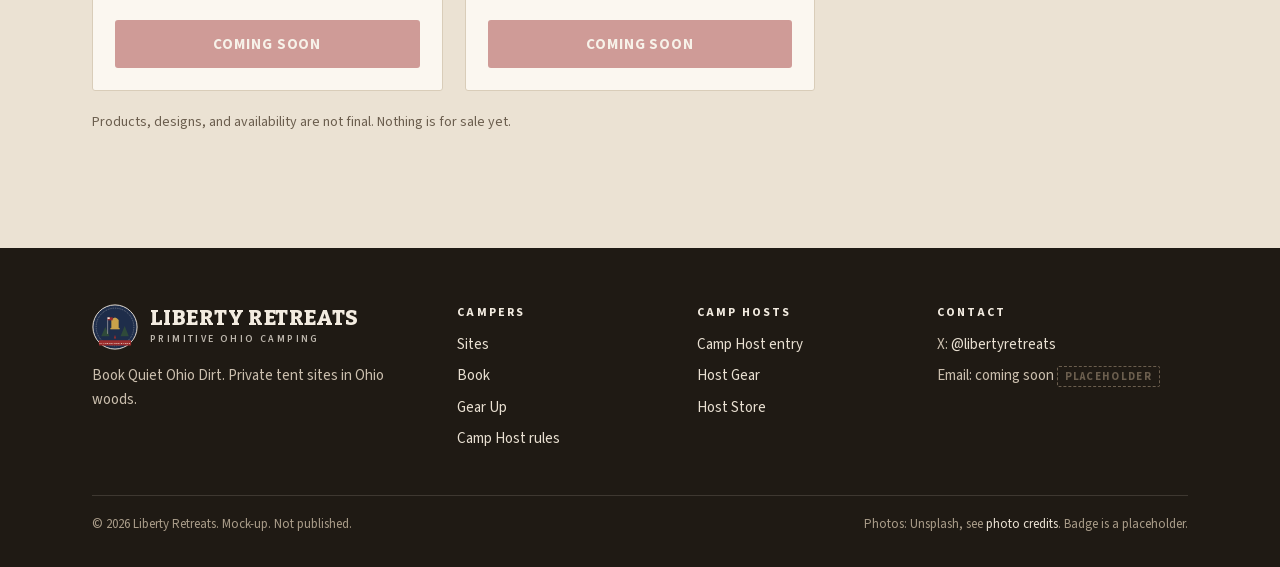
<file: gear.html>
<!DOCTYPE html>
<html lang="en">
<head>
<meta charset="utf-8">
<meta name="viewport" content="width=device-width, initial-scale=1, viewport-fit=cover">
<title>Gear Up | Liberty Retreats</title>
<meta name="description" content="Camp gear picks. Mock-up.">
<!-- PRIVATE MOCK-UP: keep out of search engines -->
<meta name="robots" content="noindex, nofollow">
<meta name="theme-color" content="#F3ECE1">
<meta name="format-detection" content="telephone=no">
<link rel="icon" type="image/svg+xml" href="assets/img/badge.svg">
<link rel="apple-touch-icon" href="assets/img/badge.svg">
<link rel="preload" href="assets/fonts/bitter-latin.woff2" as="font" type="font/woff2" crossorigin>
<link rel="preload" href="assets/fonts/sourcesans3-latin.woff2" as="font" type="font/woff2" crossorigin>
<link rel="stylesheet" href="assets/css/site.css?v=1">
<script src="assets/js/config.js?v=1"></script>
</head>
<body data-page="gear" class="">
<svg width="0" height="0" style="position:absolute" aria-hidden="true" fill="none" stroke="currentColor" stroke-width="1.6" stroke-linecap="round" stroke-linejoin="round"><defs>
<symbol id="i-fire" viewBox="0 0 24 24"><path d="M12 3c1 3 4 5 4 9a4 4 0 0 1-8 0c0-2 1-3 2-4 0 2 1 3 2 3 0-3-1-5 0-8z"/><path d="M5 21h14M7 18l10 3M17 18L7 21"/></symbol>
<symbol id="i-flag" viewBox="0 0 24 24"><path d="M5 21V3M5 4h12l-2 4 2 4H5"/></symbol>
<symbol id="i-aid" viewBox="0 0 24 24"><rect x="3" y="6" width="18" height="14" rx="2"/><path d="M9 6V4h6v2M12 10v6M9 13h6"/></symbol>
<symbol id="i-blanket" viewBox="0 0 24 24"><rect x="5" y="3" width="14" height="18" rx="1"/><path d="M5 8h14M12 12c1 1.5 2 2.5 2 4a2 2 0 0 1-4 0c0-1.5 1-2.5 2-4z"/></symbol>
<symbol id="i-tent" viewBox="0 0 24 24"><path d="M2 20h20M12 4L3 20M12 4l9 16M12 20l-3-6h6z"/></symbol>
<symbol id="i-users" viewBox="0 0 24 24"><circle cx="9" cy="8" r="3"/><path d="M3 20c0-3 3-5 6-5s6 2 6 5M16 5a3 3 0 0 1 0 6M18 15c2 .5 3 2 3 5"/></symbol>
<symbol id="i-moon" viewBox="0 0 24 24"><path d="M20 14A8 8 0 1 1 10 4a6 6 0 0 0 10 10z"/></symbol>
<symbol id="i-lock" viewBox="0 0 24 24"><rect x="5" y="11" width="14" height="10" rx="1"/><path d="M8 11V8a4 4 0 0 1 8 0v3"/></symbol>
<symbol id="i-arrow" viewBox="0 0 24 24"><path d="M4 12h16M14 6l6 6-6 6"/></symbol>
<symbol id="i-lantern" viewBox="0 0 48 48"><path d="M18 10h12"/><path d="M20 10c0-4 8-4 8 0"/><rect x="16" y="14" width="16" height="22" rx="2"/><path d="M14 36h20"/><path d="M24 20c3 4 3 8 0 10-3-2-3-6 0-10z"/></symbol><symbol id="i-fire" viewBox="0 0 48 48"><path d="M24 8c6 7 9 12 6 18-1 3-4 5-6 5s-5-2-6-5c-2-5 1-8 3-11 1 3 2 4 3 4 0-4-1-7 0-11z"/><path d="M10 40l28-6M10 34l28 6"/></symbol><symbol id="i-ring" viewBox="0 0 48 48"><ellipse cx="24" cy="30" rx="17" ry="6"/><path d="M7 30v5c0 3 8 6 17 6s17-3 17-6v-5"/><path d="M24 26c4-4 5-8 2-13-1 3-3 4-4 4 0 3-2 5-1 9"/></symbol><symbol id="i-pole" viewBox="0 0 48 48"><path d="M24 44V4"/><circle cx="24" cy="4" r="1.5"/><path d="M24 8h14v10H24"/><path d="M18 44h12"/><path d="M22 20h4M22 30h4"/></symbol><symbol id="i-firstaid" viewBox="0 0 48 48"><rect x="6" y="14" width="36" height="26" rx="2"/><path d="M18 14v-4h12v4"/><path d="M24 21v12M18 27h12"/></symbol><symbol id="i-extinguisher" viewBox="0 0 48 48"><rect x="16" y="14" width="14" height="28" rx="5"/><path d="M20 14v-4h6v4"/><path d="M26 10h8l4 4"/><path d="M19 24h8"/></symbol><symbol id="i-radio" viewBox="0 0 48 48"><rect x="6" y="16" width="36" height="22" rx="2"/><path d="M14 16l18-10"/><circle cx="16" cy="27" r="5"/><path d="M28 24h8M28 30h8"/></symbol><symbol id="i-wood" viewBox="0 0 48 48"><ellipse cx="12" cy="30" rx="5" ry="8"/><path d="M12 22h26M12 38h26"/><path d="M38 22c3 0 3 16 0 16"/><circle cx="12" cy="30" r="2"/></symbol><symbol id="i-sign" viewBox="0 0 48 48"><rect x="6" y="8" width="36" height="18" rx="1"/><path d="M14 26v16M34 26v16"/><path d="M12 17h24"/></symbol><symbol id="i-light" viewBox="0 0 48 48"><path d="M18 10h12l-2 8h-8z"/><path d="M14 8h20"/><path d="M24 18v24"/><path d="M18 42h12"/><path d="M10 14l-3-2M38 14l3-2"/></symbol><symbol id="i-shirt" viewBox="0 0 48 48"><path d="M16 6l-10 6 4 8 4-2v22h20V18l4 2 4-8-10-6c-2 3-4 4-8 4s-6-1-8-4z"/></symbol><symbol id="i-cap" viewBox="0 0 48 48"><path d="M8 30c0-12 7-18 16-18s16 6 16 18z"/><path d="M8 30h36c0 3-6 4-12 4H8"/></symbol><symbol id="i-patch" viewBox="0 0 48 48"><circle cx="24" cy="24" r="17"/><circle cx="24" cy="24" r="13" stroke-dasharray="2 3"/></symbol><symbol id="i-sticker" viewBox="0 0 48 48"><path d="M8 8h32v20L28 40H8z"/><path d="M28 40V28h12"/></symbol><symbol id="i-mug" viewBox="0 0 48 48"><path d="M10 14h22v20a6 6 0 0 1-6 6H16a6 6 0 0 1-6-6z"/><path d="M32 18h4a5 5 0 0 1 0 10h-4"/></symbol><symbol id="i-pie" viewBox="0 0 48 48"><path d="M4 30h22"/><rect x="26" y="20" width="18" height="20" rx="2"/><path d="M4 26h22"/></symbol><symbol id="i-chair" viewBox="0 0 48 48"><path d="M12 8h24v18H12z"/><path d="M10 26h28"/><path d="M12 26l-4 16M36 26l4 16M14 42l20-16M34 42 14 26"/></symbol><symbol id="i-cooler" viewBox="0 0 48 48"><rect x="6" y="18" width="36" height="22" rx="2"/><path d="M6 24h36"/><path d="M18 18v-4h12v4"/></symbol><symbol id="i-bag" viewBox="0 0 48 48"><path d="M12 8h24v28c0 4-5 6-12 6s-12-2-12-6z"/><path d="M12 16h24"/></symbol><symbol id="i-pad" viewBox="0 0 48 48"><rect x="4" y="18" width="40" height="12" rx="3"/><path d="M12 18v12M20 18v12M28 18v12M36 18v12"/></symbol><symbol id="i-headlamp" viewBox="0 0 48 48"><ellipse cx="24" cy="26" rx="18" ry="8"/><rect x="18" y="20" width="12" height="10" rx="2"/><path d="M24 12v4M14 14l2 3M34 14l-2 3"/></symbol></defs></svg>

<a class="skip" href="#main">Skip to content</a>
<div class="rule"></div>
<header class="site-head">
  <div class="wrap head-row">
    <a class="brand" href="index.html" aria-label="Liberty Retreats home"><img src="assets/img/badge.svg" alt="" width="46" height="46"><span class="wm">Liberty Retreats<small>Primitive Ohio Camping</small></span></a>
    <button class="nav-toggle" type="button" aria-expanded="false" aria-controls="site-nav">Menu</button>
    <nav id="site-nav" aria-label="Main"><a href="index.html#sites">Sites</a><a href="book.html">Book</a><a href="gear.html" aria-current="page">Gear Up</a><a href="hosts.html" class="nav-host"><svg class="ic sm" aria-hidden="true"><use href="#i-lock"/></svg>Camp Hosts</a></nav>
  </div>
</header>
<main id="main">

<section class="page-head"><div class="wrap">
  <p class="eyebrow">Gear Up</p>
  <h1>Bring the tent. We will help.</h1>
  <p>Camp gear picks for a quiet Ohio site, plus a few Liberty goods. Art and product picks below are placeholders.</p>
</div></section>
<section class="section">
  <div class="wrap">
    <p class="disclosure"><strong>Affiliate disclosure:</strong> As an Amazon Associate, Liberty Retreats earns from qualifying purchases. Some links on this page are affiliate links. You pay the same price. <span class="tbd">Draft: no affiliate tag yet</span></p>
    <p class="eyebrow" style="margin-top:20px">Camp gear</p>
    <h2>The basics</h2>
    <div class="products" id="gear-grid" style="margin-top:18px"></div>
  </div>
</section>
<section class="section alt">
  <div class="wrap">
    <p class="eyebrow">Liberty goods</p>
    <h2>Wear the dirt</h2>
    <div class="products" style="margin-top:18px">
      <article class="product"><div class="art"><svg class="ic" viewBox="0 0 48 48" role="img" aria-label="Book Quiet Ohio Dirt tee (placeholder icon)" fill="none" stroke="currentColor" stroke-width="1.6" stroke-linecap="round" stroke-linejoin="round"><path d="M16 6l-10 6 4 8 4-2v22h20V18l4 2 4-8-10-6c-2 3-4 4-8 4s-6-1-8-4z"/></svg></div><div class="body"><span class="tag khaki">Idea</span><h3>Book Quiet Ohio Dirt tee</h3><p>The tagline on a plain tee.</p><button class="btn soon" type="button" disabled aria-disabled="true">Coming soon</button></div></article>
      <article class="product"><div class="art"><svg class="ic" viewBox="0 0 48 48" role="img" aria-label="Liberty hat (placeholder icon)" fill="none" stroke="currentColor" stroke-width="1.6" stroke-linecap="round" stroke-linejoin="round"><path d="M8 30c0-12 7-18 16-18s16 6 16 18z"/><path d="M8 30h36c0 3-6 4-12 4H8"/></svg></div><div class="body"><span class="tag khaki">Idea</span><h3>Liberty hat</h3><p>A simple cap with the Liberty patch.</p><button class="btn soon" type="button" disabled aria-disabled="true">Coming soon</button></div></article>
      <article class="product"><div class="art"><svg class="ic" viewBox="0 0 48 48" role="img" aria-label="Patches (placeholder icon)" fill="none" stroke="currentColor" stroke-width="1.6" stroke-linecap="round" stroke-linejoin="round"><circle cx="24" cy="24" r="17"/><circle cx="24" cy="24" r="13" stroke-dasharray="2 3"/></svg></div><div class="body"><span class="tag khaki">Idea</span><h3>Patches</h3><p>Sew-on Liberty patches for a pack or jacket.</p><button class="btn soon" type="button" disabled aria-disabled="true">Coming soon</button></div></article>
      <article class="product"><div class="art"><svg class="ic" viewBox="0 0 48 48" role="img" aria-label="Stickers (placeholder icon)" fill="none" stroke="currentColor" stroke-width="1.6" stroke-linecap="round" stroke-linejoin="round"><path d="M8 8h32v20L28 40H8z"/><path d="M28 40V28h12"/></svg></div><div class="body"><span class="tag khaki">Idea</span><h3>Stickers</h3><p>For the cooler, the truck, the water bottle.</p><button class="btn soon" type="button" disabled aria-disabled="true">Coming soon</button></div></article>
      <article class="product"><div class="art"><svg class="ic" viewBox="0 0 48 48" role="img" aria-label="Enamel mug (placeholder icon)" fill="none" stroke="currentColor" stroke-width="1.6" stroke-linecap="round" stroke-linejoin="round"><path d="M10 14h22v20a6 6 0 0 1-6 6H16a6 6 0 0 1-6-6z"/><path d="M32 18h4a5 5 0 0 1 0 10h-4"/></svg></div><div class="body"><span class="tag khaki">Idea</span><h3>Enamel mug</h3><p>Coffee at the ring at first light.</p><button class="btn soon" type="button" disabled aria-disabled="true">Coming soon</button></div></article>
    </div>
    <p class="fine" style="margin-top:20px">Products, designs, and availability are not final. Nothing is for sale yet.</p>
  </div>
</section>
</main>
<footer class="site-foot">
  <div class="wrap">
    <div class="foot-grid">
      <div><a class="brand" href="index.html"><img src="assets/img/badge.svg" alt="" width="46" height="46"><span class="wm">Liberty Retreats<small>Primitive Ohio Camping</small></span></a><p>Book Quiet Ohio Dirt. Private tent sites in Ohio woods.</p></div>
      <div><h4>Campers</h4><ul><li><a href="index.html#sites">Sites</a></li><li><a href="book.html">Book</a></li><li><a href="gear.html">Gear Up</a></li><li><a href="rules.html">Camp Host rules</a></li></ul></div>
      <div><h4>Camp Hosts</h4><ul><li><a href="hosts.html">Camp Host entry</a></li><li><a href="host-gear.html">Host Gear</a></li><li><a href="host-store.html">Host Store</a></li></ul></div>
      <div><h4>Contact</h4><ul><li>X: <a href="https://x.com/libertyretreats" target="_blank" rel="noopener">@libertyretreats</a></li><li>Email: coming soon <span class="tbd">Placeholder</span></li></ul></div>
    </div>
    <div class="foot-legal"><span>&copy; <span data-year>2026</span> Liberty Retreats. Mock-up. Not published.</span><span>Photos: Unsplash, see <a href="credits.html">photo credits</a>. Badge is a placeholder.</span></div>
  </div>
</footer>
<script src="assets/js/site.js?v=1"></script>
<script src="assets/js/gear-shop.js?v=1"></script>
</body>
</html>
</file>
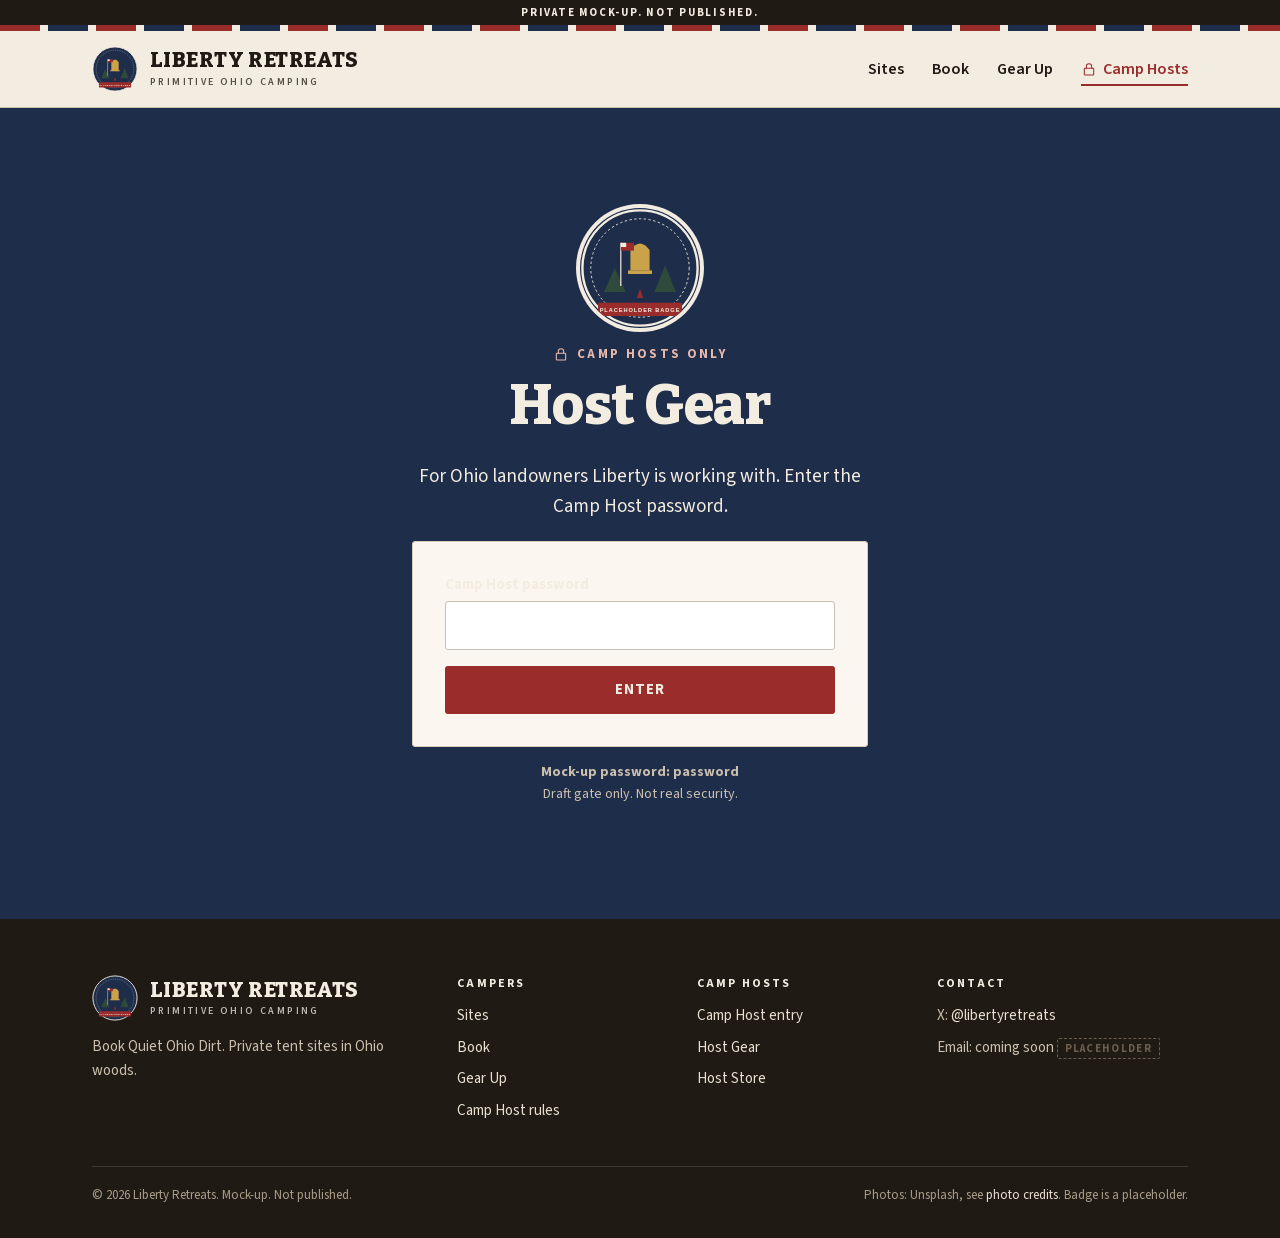
<file: host-gear.html>
<!DOCTYPE html>
<html lang="en">
<head>
<meta charset="utf-8">
<meta name="viewport" content="width=device-width, initial-scale=1, viewport-fit=cover">
<title>Host Gear | Liberty Retreats</title>
<meta name="description" content="Camp Host gear. Mock-up.">
<!-- PRIVATE MOCK-UP: keep out of search engines -->
<meta name="robots" content="noindex, nofollow">
<meta name="theme-color" content="#F3ECE1">
<meta name="format-detection" content="telephone=no">
<link rel="icon" type="image/svg+xml" href="assets/img/badge.svg">
<link rel="apple-touch-icon" href="assets/img/badge.svg">
<link rel="preload" href="assets/fonts/bitter-latin.woff2" as="font" type="font/woff2" crossorigin>
<link rel="preload" href="assets/fonts/sourcesans3-latin.woff2" as="font" type="font/woff2" crossorigin>
<link rel="stylesheet" href="assets/css/site.css?v=1">
<script src="assets/js/config.js?v=1"></script>
</head>
<body data-page="host-gear" class="host">
<svg width="0" height="0" style="position:absolute" aria-hidden="true" fill="none" stroke="currentColor" stroke-width="1.6" stroke-linecap="round" stroke-linejoin="round"><defs>
<symbol id="i-fire" viewBox="0 0 24 24"><path d="M12 3c1 3 4 5 4 9a4 4 0 0 1-8 0c0-2 1-3 2-4 0 2 1 3 2 3 0-3-1-5 0-8z"/><path d="M5 21h14M7 18l10 3M17 18L7 21"/></symbol>
<symbol id="i-flag" viewBox="0 0 24 24"><path d="M5 21V3M5 4h12l-2 4 2 4H5"/></symbol>
<symbol id="i-aid" viewBox="0 0 24 24"><rect x="3" y="6" width="18" height="14" rx="2"/><path d="M9 6V4h6v2M12 10v6M9 13h6"/></symbol>
<symbol id="i-blanket" viewBox="0 0 24 24"><rect x="5" y="3" width="14" height="18" rx="1"/><path d="M5 8h14M12 12c1 1.5 2 2.5 2 4a2 2 0 0 1-4 0c0-1.5 1-2.5 2-4z"/></symbol>
<symbol id="i-tent" viewBox="0 0 24 24"><path d="M2 20h20M12 4L3 20M12 4l9 16M12 20l-3-6h6z"/></symbol>
<symbol id="i-users" viewBox="0 0 24 24"><circle cx="9" cy="8" r="3"/><path d="M3 20c0-3 3-5 6-5s6 2 6 5M16 5a3 3 0 0 1 0 6M18 15c2 .5 3 2 3 5"/></symbol>
<symbol id="i-moon" viewBox="0 0 24 24"><path d="M20 14A8 8 0 1 1 10 4a6 6 0 0 0 10 10z"/></symbol>
<symbol id="i-lock" viewBox="0 0 24 24"><rect x="5" y="11" width="14" height="10" rx="1"/><path d="M8 11V8a4 4 0 0 1 8 0v3"/></symbol>
<symbol id="i-arrow" viewBox="0 0 24 24"><path d="M4 12h16M14 6l6 6-6 6"/></symbol>
<symbol id="i-lantern" viewBox="0 0 48 48"><path d="M18 10h12"/><path d="M20 10c0-4 8-4 8 0"/><rect x="16" y="14" width="16" height="22" rx="2"/><path d="M14 36h20"/><path d="M24 20c3 4 3 8 0 10-3-2-3-6 0-10z"/></symbol><symbol id="i-fire" viewBox="0 0 48 48"><path d="M24 8c6 7 9 12 6 18-1 3-4 5-6 5s-5-2-6-5c-2-5 1-8 3-11 1 3 2 4 3 4 0-4-1-7 0-11z"/><path d="M10 40l28-6M10 34l28 6"/></symbol><symbol id="i-ring" viewBox="0 0 48 48"><ellipse cx="24" cy="30" rx="17" ry="6"/><path d="M7 30v5c0 3 8 6 17 6s17-3 17-6v-5"/><path d="M24 26c4-4 5-8 2-13-1 3-3 4-4 4 0 3-2 5-1 9"/></symbol><symbol id="i-pole" viewBox="0 0 48 48"><path d="M24 44V4"/><circle cx="24" cy="4" r="1.5"/><path d="M24 8h14v10H24"/><path d="M18 44h12"/><path d="M22 20h4M22 30h4"/></symbol><symbol id="i-firstaid" viewBox="0 0 48 48"><rect x="6" y="14" width="36" height="26" rx="2"/><path d="M18 14v-4h12v4"/><path d="M24 21v12M18 27h12"/></symbol><symbol id="i-extinguisher" viewBox="0 0 48 48"><rect x="16" y="14" width="14" height="28" rx="5"/><path d="M20 14v-4h6v4"/><path d="M26 10h8l4 4"/><path d="M19 24h8"/></symbol><symbol id="i-radio" viewBox="0 0 48 48"><rect x="6" y="16" width="36" height="22" rx="2"/><path d="M14 16l18-10"/><circle cx="16" cy="27" r="5"/><path d="M28 24h8M28 30h8"/></symbol><symbol id="i-wood" viewBox="0 0 48 48"><ellipse cx="12" cy="30" rx="5" ry="8"/><path d="M12 22h26M12 38h26"/><path d="M38 22c3 0 3 16 0 16"/><circle cx="12" cy="30" r="2"/></symbol><symbol id="i-sign" viewBox="0 0 48 48"><rect x="6" y="8" width="36" height="18" rx="1"/><path d="M14 26v16M34 26v16"/><path d="M12 17h24"/></symbol><symbol id="i-light" viewBox="0 0 48 48"><path d="M18 10h12l-2 8h-8z"/><path d="M14 8h20"/><path d="M24 18v24"/><path d="M18 42h12"/><path d="M10 14l-3-2M38 14l3-2"/></symbol><symbol id="i-shirt" viewBox="0 0 48 48"><path d="M16 6l-10 6 4 8 4-2v22h20V18l4 2 4-8-10-6c-2 3-4 4-8 4s-6-1-8-4z"/></symbol><symbol id="i-cap" viewBox="0 0 48 48"><path d="M8 30c0-12 7-18 16-18s16 6 16 18z"/><path d="M8 30h36c0 3-6 4-12 4H8"/></symbol><symbol id="i-patch" viewBox="0 0 48 48"><circle cx="24" cy="24" r="17"/><circle cx="24" cy="24" r="13" stroke-dasharray="2 3"/></symbol><symbol id="i-sticker" viewBox="0 0 48 48"><path d="M8 8h32v20L28 40H8z"/><path d="M28 40V28h12"/></symbol><symbol id="i-mug" viewBox="0 0 48 48"><path d="M10 14h22v20a6 6 0 0 1-6 6H16a6 6 0 0 1-6-6z"/><path d="M32 18h4a5 5 0 0 1 0 10h-4"/></symbol><symbol id="i-pie" viewBox="0 0 48 48"><path d="M4 30h22"/><rect x="26" y="20" width="18" height="20" rx="2"/><path d="M4 26h22"/></symbol><symbol id="i-chair" viewBox="0 0 48 48"><path d="M12 8h24v18H12z"/><path d="M10 26h28"/><path d="M12 26l-4 16M36 26l4 16M14 42l20-16M34 42 14 26"/></symbol><symbol id="i-cooler" viewBox="0 0 48 48"><rect x="6" y="18" width="36" height="22" rx="2"/><path d="M6 24h36"/><path d="M18 18v-4h12v4"/></symbol><symbol id="i-bag" viewBox="0 0 48 48"><path d="M12 8h24v28c0 4-5 6-12 6s-12-2-12-6z"/><path d="M12 16h24"/></symbol><symbol id="i-pad" viewBox="0 0 48 48"><rect x="4" y="18" width="40" height="12" rx="3"/><path d="M12 18v12M20 18v12M28 18v12M36 18v12"/></symbol><symbol id="i-headlamp" viewBox="0 0 48 48"><ellipse cx="24" cy="26" rx="18" ry="8"/><rect x="18" y="20" width="12" height="10" rx="2"/><path d="M24 12v4M14 14l2 3M34 14l-2 3"/></symbol></defs></svg>

<a class="skip" href="#main">Skip to content</a>
<div class="rule"></div>
<header class="site-head">
  <div class="wrap head-row">
    <a class="brand" href="index.html" aria-label="Liberty Retreats home"><img src="assets/img/badge.svg" alt="" width="46" height="46"><span class="wm">Liberty Retreats<small>Primitive Ohio Camping</small></span></a>
    <button class="nav-toggle" type="button" aria-expanded="false" aria-controls="site-nav">Menu</button>
    <nav id="site-nav" aria-label="Main"><a href="index.html#sites">Sites</a><a href="book.html">Book</a><a href="gear.html">Gear Up</a><a href="hosts.html" aria-current="page" class="nav-host"><svg class="ic sm" aria-hidden="true"><use href="#i-lock"/></svg>Camp Hosts</a></nav>
  </div>
</header>
<main id="main">
<section class="section navy" id="host-gate">
  <div class="wrap gate">
    <img class="badge-lg" src="assets/img/badge.svg" alt="Liberty Retreats badge (placeholder)" width="120" height="120">
    <p class="eyebrow" style="justify-content:center"><svg class="ic sm" aria-hidden="true"><use href="#i-lock"/></svg> Camp Hosts only</p>
    <h1 style="font-size:clamp(40px,6vw,56px)">Host Gear</h1>
    <p>For Ohio landowners Liberty is working with. Enter the Camp Host password.</p>
    <form class="form" action="#" method="post" autocomplete="off">
      <div class="field"><label for="host-pass">Camp Host password</label><input id="host-pass" type="password" autocomplete="current-password" autocapitalize="off" autocorrect="off" spellcheck="false" required></div>
      <p class="field-error" id="gate-msg" role="alert"></p>
      <button class="btn block" type="submit">Enter</button>
    </form>
    <p class="gate-note" style="margin-top:14px;color:#CBBFAE"><strong>Mock-up password: password</strong><br>Draft gate only. Not real security.</p>
  </div>
</section>
<div data-gated hidden>
<div class="host-bar"><div class="wrap"><span class="host-bar-label"><svg class="ic sm" aria-hidden="true"><use href="#i-lock"/></svg>Camp Host area</span><span class="host-bar-links"><a href="hosts.html">Camp Host info</a><a href="host-gear.html" aria-current="page">Host Gear</a><a href="host-store.html">Host Store</a><button type="button" id="host-lock">Lock</button></span></div></div>
<section class="page-head"><div class="wrap">
  <p class="eyebrow">Host Gear</p>
  <h1>The standard, in a box.</h1>
  <p>Everything a pad needs to meet the Liberty standard, plus signs. Details shared during onboarding. Art below is placeholder.</p>
</div></section>
<section class="section">
  <div class="wrap">
    <p class="eyebrow">Host starter kit</p>
    <h2>Every pad gets this</h2>
    <div class="products" style="margin-top:18px">
      <article class="product"><div class="art"><svg class="ic" viewBox="0 0 48 48" role="img" aria-label="20 foot telescoping flag pole (placeholder icon)" fill="none" stroke="currentColor" stroke-width="1.6" stroke-linecap="round" stroke-linejoin="round"><path d="M24 44V4"/><circle cx="24" cy="4" r="1.5"/><path d="M24 8h14v10H24"/><path d="M18 44h12"/><path d="M22 20h4M22 30h4"/></svg></div><div class="body"><span class="tag">Starter kit</span><h3>20 ft flag pole</h3><p>Extendable pole, unpowered. Flies both flags.</p><button class="btn soon" type="button" disabled aria-disabled="true">Coming soon</button></div></article>
      <article class="product"><div class="art"><svg class="ic" viewBox="0 0 48 48" role="img" aria-label="US flag and Gadsden or Liberty flag (placeholder icon)" fill="none" stroke="currentColor" stroke-width="1.6" stroke-linecap="round" stroke-linejoin="round"><path d="M12 44V4"/><path d="M12 6h24l-5 7 5 7H12"/><path d="M8 44h8"/></svg></div><div class="body"><span class="tag">Starter kit</span><h3>Flags</h3><p>An American flag plus a Gadsden or Liberty flag.</p><button class="btn soon" type="button" disabled aria-disabled="true">Coming soon</button></div></article>
      <article class="product"><div class="art"><svg class="ic" viewBox="0 0 48 48" role="img" aria-label="36 inch fire ring (placeholder icon)" fill="none" stroke="currentColor" stroke-width="1.6" stroke-linecap="round" stroke-linejoin="round"><ellipse cx="24" cy="30" rx="17" ry="6"/><path d="M7 30v5c0 3 8 6 17 6s17-3 17-6v-5"/><path d="M24 26c4-4 5-8 2-13-1 3-3 4-4 4 0 3-2 5-1 9"/></svg></div><div class="body"><span class="tag">Starter kit</span><h3>36-inch fire ring</h3><p>Steel ring set on bare dirt or gravel. Fire stays in it.</p><button class="btn soon" type="button" disabled aria-disabled="true">Coming soon</button></div></article>
      <article class="product"><div class="art"><svg class="ic" viewBox="0 0 48 48" role="img" aria-label="ABC fire extinguisher (placeholder icon)" fill="none" stroke="currentColor" stroke-width="1.6" stroke-linecap="round" stroke-linejoin="round"><rect x="16" y="14" width="14" height="28" rx="5"/><path d="M20 14v-4h6v4"/><path d="M26 10h8l4 4"/><path d="M19 24h8"/></svg></div><div class="body"><span class="tag">Starter kit</span><h3>ABC fire extinguisher</h3><p>Kept at the pad, charged, and easy to reach.</p><button class="btn soon" type="button" disabled aria-disabled="true">Coming soon</button></div></article>
      <article class="product"><div class="art"><svg class="ic" viewBox="0 0 48 48" role="img" aria-label="First aid kit (placeholder icon)" fill="none" stroke="currentColor" stroke-width="1.6" stroke-linecap="round" stroke-linejoin="round"><rect x="6" y="14" width="36" height="26" rx="2"/><path d="M18 14v-4h12v4"/><path d="M24 21v12M18 27h12"/></svg></div><div class="body"><span class="tag">Starter kit</span><h3>First aid kit</h3><p>Stocked and checked before every stay.</p><button class="btn soon" type="button" disabled aria-disabled="true">Coming soon</button></div></article>
      <article class="product"><div class="art"><svg class="ic" viewBox="0 0 48 48" role="img" aria-label="Emergency radio (placeholder icon)" fill="none" stroke="currentColor" stroke-width="1.6" stroke-linecap="round" stroke-linejoin="round"><rect x="6" y="16" width="36" height="22" rx="2"/><path d="M14 16l18-10"/><circle cx="16" cy="27" r="5"/><path d="M28 24h8M28 30h8"/></svg></div><div class="body"><span class="tag khaki">Coming</span><h3>Emergency radio</h3><p>Weather and emergency band radio for the pad.</p><button class="btn soon" type="button" disabled aria-disabled="true">Coming soon</button></div></article>
    </div>
    <div class="warn" style="margin-top:22px">
      <h3>Extinguishers ship hazmat</h3>
      <p style="margin:0">Fire extinguishers ship as hazardous material and are non-returnable. Shipping may take longer than other items.</p>
    </div>
  </div>
</section>
<section class="section alt">
  <div class="wrap">
    <p class="eyebrow">Signs</p>
    <h2>Mark the land</h2>
    <div class="products" style="margin-top:18px">
      <article class="product"><div class="art"><svg class="ic" viewBox="0 0 48 48" role="img" aria-label="Liberty Retreats Host sign (placeholder icon)" fill="none" stroke="currentColor" stroke-width="1.6" stroke-linecap="round" stroke-linejoin="round"><rect x="6" y="8" width="36" height="18" rx="1"/><path d="M14 26v16M34 26v16"/><path d="M12 17h24"/></svg></div><div class="body"><span class="tag">Signs</span><h3>Liberty Retreats Host sign</h3><p>Marks your place as a Liberty host property.</p><button class="btn soon" type="button" disabled aria-disabled="true">Coming soon</button></div></article>
      <article class="product"><div class="art"><svg class="ic" viewBox="0 0 48 48" role="img" aria-label="Gate sign (placeholder icon)" fill="none" stroke="currentColor" stroke-width="1.6" stroke-linecap="round" stroke-linejoin="round"><rect x="6" y="8" width="36" height="18" rx="1"/><path d="M14 26v16M34 26v16"/><path d="M12 17h24"/></svg></div><div class="body"><span class="tag">Signs</span><h3>Gate signs</h3><p>For the gate or drive. Quiet rules, plainly put.</p><button class="btn soon" type="button" disabled aria-disabled="true">Coming soon</button></div></article>
    </div>
    <p class="fine" style="margin-top:20px">Kit contents, sign designs, and how gear is supplied are not final. Details shared during onboarding.</p>
    <p><a href="hosts.html">Back to landowner info</a></p>
  </div>
</section>
</div>
</main>
<footer class="site-foot">
  <div class="wrap">
    <div class="foot-grid">
      <div><a class="brand" href="index.html"><img src="assets/img/badge.svg" alt="" width="46" height="46"><span class="wm">Liberty Retreats<small>Primitive Ohio Camping</small></span></a><p>Book Quiet Ohio Dirt. Private tent sites in Ohio woods.</p></div>
      <div><h4>Campers</h4><ul><li><a href="index.html#sites">Sites</a></li><li><a href="book.html">Book</a></li><li><a href="gear.html">Gear Up</a></li><li><a href="rules.html">Camp Host rules</a></li></ul></div>
      <div><h4>Camp Hosts</h4><ul><li><a href="hosts.html">Camp Host entry</a></li><li><a href="host-gear.html">Host Gear</a></li><li><a href="host-store.html">Host Store</a></li></ul></div>
      <div><h4>Contact</h4><ul><li>X: <a href="https://x.com/libertyretreats" target="_blank" rel="noopener">@libertyretreats</a></li><li>Email: coming soon <span class="tbd">Placeholder</span></li></ul></div>
    </div>
    <div class="foot-legal"><span>&copy; <span data-year>2026</span> Liberty Retreats. Mock-up. Not published.</span><span>Photos: Unsplash, see <a href="credits.html">photo credits</a>. Badge is a placeholder.</span></div>
  </div>
</footer>
<script src="assets/js/site.js?v=1"></script>
</body>
</html>
</file>
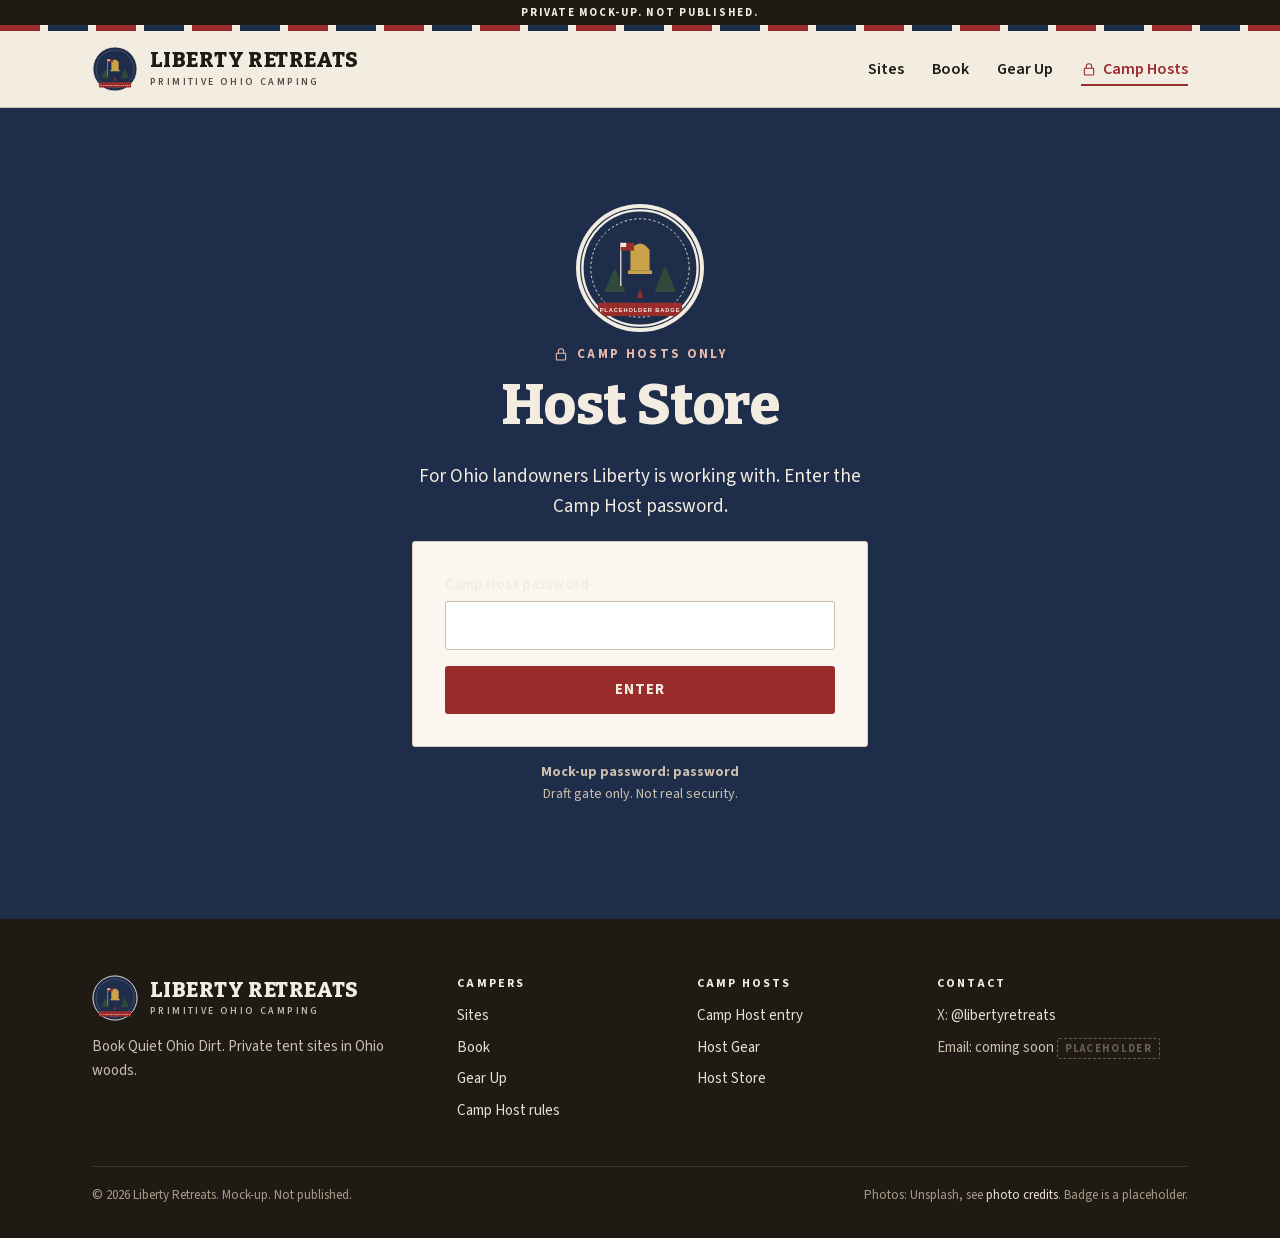
<file: host-store.html>
<!DOCTYPE html>
<html lang="en">
<head>
<meta charset="utf-8">
<meta name="viewport" content="width=device-width, initial-scale=1, viewport-fit=cover">
<title>Host Store | Liberty Retreats</title>
<meta name="description" content="Camp Host store. Mock-up.">
<!-- PRIVATE MOCK-UP: keep out of search engines -->
<meta name="robots" content="noindex, nofollow">
<meta name="theme-color" content="#F3ECE1">
<meta name="format-detection" content="telephone=no">
<link rel="icon" type="image/svg+xml" href="assets/img/badge.svg">
<link rel="apple-touch-icon" href="assets/img/badge.svg">
<link rel="preload" href="assets/fonts/bitter-latin.woff2" as="font" type="font/woff2" crossorigin>
<link rel="preload" href="assets/fonts/sourcesans3-latin.woff2" as="font" type="font/woff2" crossorigin>
<link rel="stylesheet" href="assets/css/site.css?v=1">
<script src="assets/js/config.js?v=1"></script>
</head>
<body data-page="host-store" class="host">
<svg width="0" height="0" style="position:absolute" aria-hidden="true" fill="none" stroke="currentColor" stroke-width="1.6" stroke-linecap="round" stroke-linejoin="round"><defs>
<symbol id="i-fire" viewBox="0 0 24 24"><path d="M12 3c1 3 4 5 4 9a4 4 0 0 1-8 0c0-2 1-3 2-4 0 2 1 3 2 3 0-3-1-5 0-8z"/><path d="M5 21h14M7 18l10 3M17 18L7 21"/></symbol>
<symbol id="i-flag" viewBox="0 0 24 24"><path d="M5 21V3M5 4h12l-2 4 2 4H5"/></symbol>
<symbol id="i-aid" viewBox="0 0 24 24"><rect x="3" y="6" width="18" height="14" rx="2"/><path d="M9 6V4h6v2M12 10v6M9 13h6"/></symbol>
<symbol id="i-blanket" viewBox="0 0 24 24"><rect x="5" y="3" width="14" height="18" rx="1"/><path d="M5 8h14M12 12c1 1.5 2 2.5 2 4a2 2 0 0 1-4 0c0-1.5 1-2.5 2-4z"/></symbol>
<symbol id="i-tent" viewBox="0 0 24 24"><path d="M2 20h20M12 4L3 20M12 4l9 16M12 20l-3-6h6z"/></symbol>
<symbol id="i-users" viewBox="0 0 24 24"><circle cx="9" cy="8" r="3"/><path d="M3 20c0-3 3-5 6-5s6 2 6 5M16 5a3 3 0 0 1 0 6M18 15c2 .5 3 2 3 5"/></symbol>
<symbol id="i-moon" viewBox="0 0 24 24"><path d="M20 14A8 8 0 1 1 10 4a6 6 0 0 0 10 10z"/></symbol>
<symbol id="i-lock" viewBox="0 0 24 24"><rect x="5" y="11" width="14" height="10" rx="1"/><path d="M8 11V8a4 4 0 0 1 8 0v3"/></symbol>
<symbol id="i-arrow" viewBox="0 0 24 24"><path d="M4 12h16M14 6l6 6-6 6"/></symbol>
<symbol id="i-lantern" viewBox="0 0 48 48"><path d="M18 10h12"/><path d="M20 10c0-4 8-4 8 0"/><rect x="16" y="14" width="16" height="22" rx="2"/><path d="M14 36h20"/><path d="M24 20c3 4 3 8 0 10-3-2-3-6 0-10z"/></symbol><symbol id="i-fire" viewBox="0 0 48 48"><path d="M24 8c6 7 9 12 6 18-1 3-4 5-6 5s-5-2-6-5c-2-5 1-8 3-11 1 3 2 4 3 4 0-4-1-7 0-11z"/><path d="M10 40l28-6M10 34l28 6"/></symbol><symbol id="i-ring" viewBox="0 0 48 48"><ellipse cx="24" cy="30" rx="17" ry="6"/><path d="M7 30v5c0 3 8 6 17 6s17-3 17-6v-5"/><path d="M24 26c4-4 5-8 2-13-1 3-3 4-4 4 0 3-2 5-1 9"/></symbol><symbol id="i-pole" viewBox="0 0 48 48"><path d="M24 44V4"/><circle cx="24" cy="4" r="1.5"/><path d="M24 8h14v10H24"/><path d="M18 44h12"/><path d="M22 20h4M22 30h4"/></symbol><symbol id="i-firstaid" viewBox="0 0 48 48"><rect x="6" y="14" width="36" height="26" rx="2"/><path d="M18 14v-4h12v4"/><path d="M24 21v12M18 27h12"/></symbol><symbol id="i-extinguisher" viewBox="0 0 48 48"><rect x="16" y="14" width="14" height="28" rx="5"/><path d="M20 14v-4h6v4"/><path d="M26 10h8l4 4"/><path d="M19 24h8"/></symbol><symbol id="i-radio" viewBox="0 0 48 48"><rect x="6" y="16" width="36" height="22" rx="2"/><path d="M14 16l18-10"/><circle cx="16" cy="27" r="5"/><path d="M28 24h8M28 30h8"/></symbol><symbol id="i-wood" viewBox="0 0 48 48"><ellipse cx="12" cy="30" rx="5" ry="8"/><path d="M12 22h26M12 38h26"/><path d="M38 22c3 0 3 16 0 16"/><circle cx="12" cy="30" r="2"/></symbol><symbol id="i-sign" viewBox="0 0 48 48"><rect x="6" y="8" width="36" height="18" rx="1"/><path d="M14 26v16M34 26v16"/><path d="M12 17h24"/></symbol><symbol id="i-light" viewBox="0 0 48 48"><path d="M18 10h12l-2 8h-8z"/><path d="M14 8h20"/><path d="M24 18v24"/><path d="M18 42h12"/><path d="M10 14l-3-2M38 14l3-2"/></symbol><symbol id="i-shirt" viewBox="0 0 48 48"><path d="M16 6l-10 6 4 8 4-2v22h20V18l4 2 4-8-10-6c-2 3-4 4-8 4s-6-1-8-4z"/></symbol><symbol id="i-cap" viewBox="0 0 48 48"><path d="M8 30c0-12 7-18 16-18s16 6 16 18z"/><path d="M8 30h36c0 3-6 4-12 4H8"/></symbol><symbol id="i-patch" viewBox="0 0 48 48"><circle cx="24" cy="24" r="17"/><circle cx="24" cy="24" r="13" stroke-dasharray="2 3"/></symbol><symbol id="i-sticker" viewBox="0 0 48 48"><path d="M8 8h32v20L28 40H8z"/><path d="M28 40V28h12"/></symbol><symbol id="i-mug" viewBox="0 0 48 48"><path d="M10 14h22v20a6 6 0 0 1-6 6H16a6 6 0 0 1-6-6z"/><path d="M32 18h4a5 5 0 0 1 0 10h-4"/></symbol><symbol id="i-pie" viewBox="0 0 48 48"><path d="M4 30h22"/><rect x="26" y="20" width="18" height="20" rx="2"/><path d="M4 26h22"/></symbol><symbol id="i-chair" viewBox="0 0 48 48"><path d="M12 8h24v18H12z"/><path d="M10 26h28"/><path d="M12 26l-4 16M36 26l4 16M14 42l20-16M34 42 14 26"/></symbol><symbol id="i-cooler" viewBox="0 0 48 48"><rect x="6" y="18" width="36" height="22" rx="2"/><path d="M6 24h36"/><path d="M18 18v-4h12v4"/></symbol><symbol id="i-bag" viewBox="0 0 48 48"><path d="M12 8h24v28c0 4-5 6-12 6s-12-2-12-6z"/><path d="M12 16h24"/></symbol><symbol id="i-pad" viewBox="0 0 48 48"><rect x="4" y="18" width="40" height="12" rx="3"/><path d="M12 18v12M20 18v12M28 18v12M36 18v12"/></symbol><symbol id="i-headlamp" viewBox="0 0 48 48"><ellipse cx="24" cy="26" rx="18" ry="8"/><rect x="18" y="20" width="12" height="10" rx="2"/><path d="M24 12v4M14 14l2 3M34 14l-2 3"/></symbol></defs></svg>

<a class="skip" href="#main">Skip to content</a>
<div class="rule"></div>
<header class="site-head">
  <div class="wrap head-row">
    <a class="brand" href="index.html" aria-label="Liberty Retreats home"><img src="assets/img/badge.svg" alt="" width="46" height="46"><span class="wm">Liberty Retreats<small>Primitive Ohio Camping</small></span></a>
    <button class="nav-toggle" type="button" aria-expanded="false" aria-controls="site-nav">Menu</button>
    <nav id="site-nav" aria-label="Main"><a href="index.html#sites">Sites</a><a href="book.html">Book</a><a href="gear.html">Gear Up</a><a href="hosts.html" aria-current="page" class="nav-host"><svg class="ic sm" aria-hidden="true"><use href="#i-lock"/></svg>Camp Hosts</a></nav>
  </div>
</header>
<main id="main">
<section class="section navy" id="host-gate">
  <div class="wrap gate">
    <img class="badge-lg" src="assets/img/badge.svg" alt="Liberty Retreats badge (placeholder)" width="120" height="120">
    <p class="eyebrow" style="justify-content:center"><svg class="ic sm" aria-hidden="true"><use href="#i-lock"/></svg> Camp Hosts only</p>
    <h1 style="font-size:clamp(40px,6vw,56px)">Host Store</h1>
    <p>For Ohio landowners Liberty is working with. Enter the Camp Host password.</p>
    <form class="form" action="#" method="post" autocomplete="off">
      <div class="field"><label for="host-pass">Camp Host password</label><input id="host-pass" type="password" autocomplete="current-password" autocapitalize="off" autocorrect="off" spellcheck="false" required></div>
      <p class="field-error" id="gate-msg" role="alert"></p>
      <button class="btn block" type="submit">Enter</button>
    </form>
    <p class="gate-note" style="margin-top:14px;color:#CBBFAE"><strong>Mock-up password: password</strong><br>Draft gate only. Not real security.</p>
  </div>
</section>
<div data-gated hidden>
<div class="host-bar"><div class="wrap"><span class="host-bar-label"><svg class="ic sm" aria-hidden="true"><use href="#i-lock"/></svg>Camp Host area</span><span class="host-bar-links"><a href="hosts.html">Camp Host info</a><a href="host-gear.html">Host Gear</a><a href="host-store.html" aria-current="page">Host Store</a><button type="button" id="host-lock">Lock</button></span></div></div>
<section class="page-head"><div class="wrap">
  <p class="eyebrow">Host Store</p>
  <h1>Buy site gear from Liberty.</h1>
  <p><span class="test-flag">TEST - no charge</span> Camp Hosts order fire rings, safety gear, firewood, flag poles, signs and path lights here. Prices are not set yet ($TBD). Art is placeholder.</p>
</div></section>
<section class="section">
  <div class="wrap">
    <div class="cartbar"><span>Cart: <span id="cart-count">0</span> items</span><a class="tlink" style="color:#E9B9AB" href="#cart">View cart</a></div>
    <div class="products" id="store-grid" style="margin-top:18px"></div>
    <div class="cart" id="cart">
      <h3>Your cart</h3>
      <ul id="cart-list"></ul>
      <p class="fine">Total: $TBD. Prices are placeholders until Liberty sets them.</p>
      <button class="btn" type="button" id="cart-go" disabled style="width:100%">Go to test checkout</button>
    </div>
    <div id="store-checkout" hidden style="margin-top:20px">
      <p class="eyebrow"><span class="test-flag">TEST - no charge</span></p>
      <h2>Test checkout</h2>
      <form class="form" id="store-form" action="#" novalidate>
        <div class="field"><label for="so-name">Camp Host name <span class="req">*</span></label><input id="so-name" name="name" required maxlength="100" autocomplete="name"></div>
        <div class="field"><label for="so-email">Email <span class="req">*</span></label><input id="so-email" name="email" type="email" required maxlength="150" autocomplete="email"></div>
        <div class="field"><label for="so-phone">Phone <span class="req">*</span></label><input id="so-phone" name="phone" type="tel" required maxlength="20" autocomplete="tel"></div>
        <div class="field"><label for="so-addr">Shipping address <span class="muted">(optional, collected at order time)</span></label><input id="so-addr" name="addr" maxlength="200" autocomplete="off" placeholder="Leave blank for this test"></div>
        <p class="full fine"><strong>TEST - no charge.</strong> No payment step. Nothing is sent or shipped.</p>
        <div class="full"><button class="btn" type="submit" style="width:100%">Place test order</button></div>
      </form>
    </div>
    <div class="confirm" id="store-done" hidden style="margin-top:20px">
      <p class="eyebrow">TEST ORDER. NOT REAL. NO CHARGE.</p>
      <h2>Order placed. (Test)</h2>
      <h3 id="so-num"></h3>
      <ul class="price-board" id="so-list"></ul>
    </div>
  </div>
</section>
</div>
</main>
<footer class="site-foot">
  <div class="wrap">
    <div class="foot-grid">
      <div><a class="brand" href="index.html"><img src="assets/img/badge.svg" alt="" width="46" height="46"><span class="wm">Liberty Retreats<small>Primitive Ohio Camping</small></span></a><p>Book Quiet Ohio Dirt. Private tent sites in Ohio woods.</p></div>
      <div><h4>Campers</h4><ul><li><a href="index.html#sites">Sites</a></li><li><a href="book.html">Book</a></li><li><a href="gear.html">Gear Up</a></li><li><a href="rules.html">Camp Host rules</a></li></ul></div>
      <div><h4>Camp Hosts</h4><ul><li><a href="hosts.html">Camp Host entry</a></li><li><a href="host-gear.html">Host Gear</a></li><li><a href="host-store.html">Host Store</a></li></ul></div>
      <div><h4>Contact</h4><ul><li>X: <a href="https://x.com/libertyretreats" target="_blank" rel="noopener">@libertyretreats</a></li><li>Email: coming soon <span class="tbd">Placeholder</span></li></ul></div>
    </div>
    <div class="foot-legal"><span>&copy; <span data-year>2026</span> Liberty Retreats. Mock-up. Not published.</span><span>Photos: Unsplash, see <a href="credits.html">photo credits</a>. Badge is a placeholder.</span></div>
  </div>
</footer>
<script src="assets/js/site.js?v=1"></script>
<script src="assets/js/host-store.js?v=1"></script>
</body>
</html>
</file>
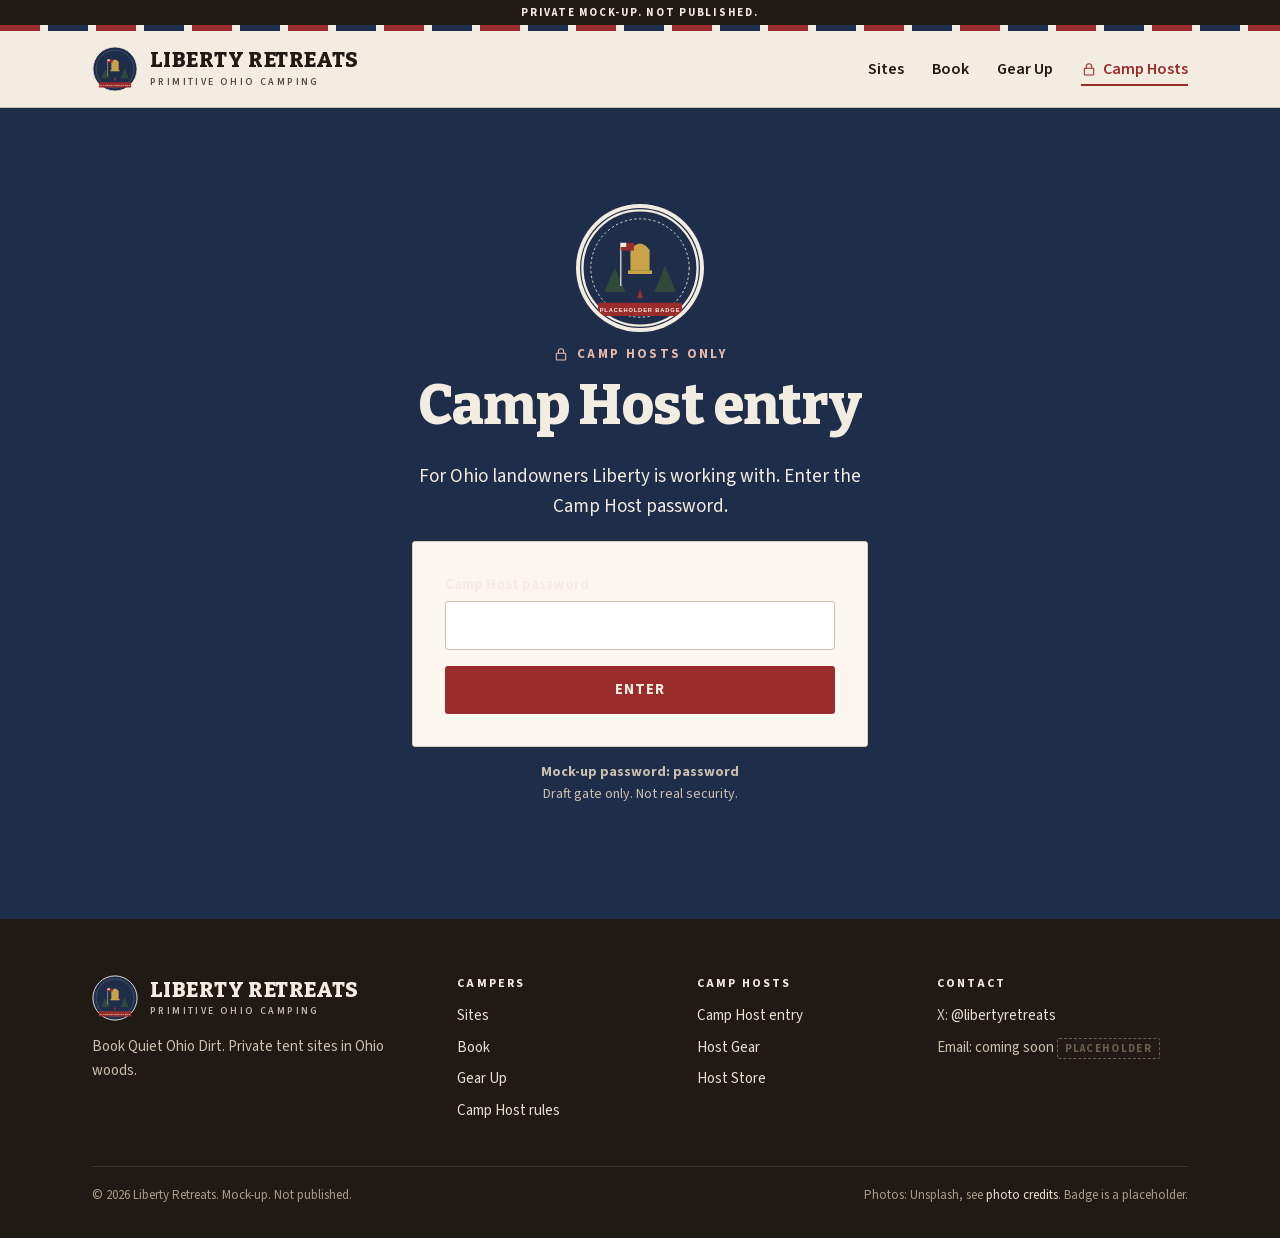
<file: hosts.html>
<!DOCTYPE html>
<html lang="en">
<head>
<meta charset="utf-8">
<meta name="viewport" content="width=device-width, initial-scale=1, viewport-fit=cover">
<title>Camp Hosts | Liberty Retreats</title>
<meta name="description" content="Camp Host area. Mock-up.">
<!-- PRIVATE MOCK-UP: keep out of search engines -->
<meta name="robots" content="noindex, nofollow">
<meta name="theme-color" content="#F3ECE1">
<meta name="format-detection" content="telephone=no">
<link rel="icon" type="image/svg+xml" href="assets/img/badge.svg">
<link rel="apple-touch-icon" href="assets/img/badge.svg">
<link rel="preload" href="assets/fonts/bitter-latin.woff2" as="font" type="font/woff2" crossorigin>
<link rel="preload" href="assets/fonts/sourcesans3-latin.woff2" as="font" type="font/woff2" crossorigin>
<link rel="stylesheet" href="assets/css/site.css?v=1">
<script src="assets/js/config.js?v=1"></script>
</head>
<body data-page="hosts" class="host">
<svg width="0" height="0" style="position:absolute" aria-hidden="true" fill="none" stroke="currentColor" stroke-width="1.6" stroke-linecap="round" stroke-linejoin="round"><defs>
<symbol id="i-fire" viewBox="0 0 24 24"><path d="M12 3c1 3 4 5 4 9a4 4 0 0 1-8 0c0-2 1-3 2-4 0 2 1 3 2 3 0-3-1-5 0-8z"/><path d="M5 21h14M7 18l10 3M17 18L7 21"/></symbol>
<symbol id="i-flag" viewBox="0 0 24 24"><path d="M5 21V3M5 4h12l-2 4 2 4H5"/></symbol>
<symbol id="i-aid" viewBox="0 0 24 24"><rect x="3" y="6" width="18" height="14" rx="2"/><path d="M9 6V4h6v2M12 10v6M9 13h6"/></symbol>
<symbol id="i-blanket" viewBox="0 0 24 24"><rect x="5" y="3" width="14" height="18" rx="1"/><path d="M5 8h14M12 12c1 1.5 2 2.5 2 4a2 2 0 0 1-4 0c0-1.5 1-2.5 2-4z"/></symbol>
<symbol id="i-tent" viewBox="0 0 24 24"><path d="M2 20h20M12 4L3 20M12 4l9 16M12 20l-3-6h6z"/></symbol>
<symbol id="i-users" viewBox="0 0 24 24"><circle cx="9" cy="8" r="3"/><path d="M3 20c0-3 3-5 6-5s6 2 6 5M16 5a3 3 0 0 1 0 6M18 15c2 .5 3 2 3 5"/></symbol>
<symbol id="i-moon" viewBox="0 0 24 24"><path d="M20 14A8 8 0 1 1 10 4a6 6 0 0 0 10 10z"/></symbol>
<symbol id="i-lock" viewBox="0 0 24 24"><rect x="5" y="11" width="14" height="10" rx="1"/><path d="M8 11V8a4 4 0 0 1 8 0v3"/></symbol>
<symbol id="i-arrow" viewBox="0 0 24 24"><path d="M4 12h16M14 6l6 6-6 6"/></symbol>
<symbol id="i-lantern" viewBox="0 0 48 48"><path d="M18 10h12"/><path d="M20 10c0-4 8-4 8 0"/><rect x="16" y="14" width="16" height="22" rx="2"/><path d="M14 36h20"/><path d="M24 20c3 4 3 8 0 10-3-2-3-6 0-10z"/></symbol><symbol id="i-fire" viewBox="0 0 48 48"><path d="M24 8c6 7 9 12 6 18-1 3-4 5-6 5s-5-2-6-5c-2-5 1-8 3-11 1 3 2 4 3 4 0-4-1-7 0-11z"/><path d="M10 40l28-6M10 34l28 6"/></symbol><symbol id="i-ring" viewBox="0 0 48 48"><ellipse cx="24" cy="30" rx="17" ry="6"/><path d="M7 30v5c0 3 8 6 17 6s17-3 17-6v-5"/><path d="M24 26c4-4 5-8 2-13-1 3-3 4-4 4 0 3-2 5-1 9"/></symbol><symbol id="i-pole" viewBox="0 0 48 48"><path d="M24 44V4"/><circle cx="24" cy="4" r="1.5"/><path d="M24 8h14v10H24"/><path d="M18 44h12"/><path d="M22 20h4M22 30h4"/></symbol><symbol id="i-firstaid" viewBox="0 0 48 48"><rect x="6" y="14" width="36" height="26" rx="2"/><path d="M18 14v-4h12v4"/><path d="M24 21v12M18 27h12"/></symbol><symbol id="i-extinguisher" viewBox="0 0 48 48"><rect x="16" y="14" width="14" height="28" rx="5"/><path d="M20 14v-4h6v4"/><path d="M26 10h8l4 4"/><path d="M19 24h8"/></symbol><symbol id="i-radio" viewBox="0 0 48 48"><rect x="6" y="16" width="36" height="22" rx="2"/><path d="M14 16l18-10"/><circle cx="16" cy="27" r="5"/><path d="M28 24h8M28 30h8"/></symbol><symbol id="i-wood" viewBox="0 0 48 48"><ellipse cx="12" cy="30" rx="5" ry="8"/><path d="M12 22h26M12 38h26"/><path d="M38 22c3 0 3 16 0 16"/><circle cx="12" cy="30" r="2"/></symbol><symbol id="i-sign" viewBox="0 0 48 48"><rect x="6" y="8" width="36" height="18" rx="1"/><path d="M14 26v16M34 26v16"/><path d="M12 17h24"/></symbol><symbol id="i-light" viewBox="0 0 48 48"><path d="M18 10h12l-2 8h-8z"/><path d="M14 8h20"/><path d="M24 18v24"/><path d="M18 42h12"/><path d="M10 14l-3-2M38 14l3-2"/></symbol><symbol id="i-shirt" viewBox="0 0 48 48"><path d="M16 6l-10 6 4 8 4-2v22h20V18l4 2 4-8-10-6c-2 3-4 4-8 4s-6-1-8-4z"/></symbol><symbol id="i-cap" viewBox="0 0 48 48"><path d="M8 30c0-12 7-18 16-18s16 6 16 18z"/><path d="M8 30h36c0 3-6 4-12 4H8"/></symbol><symbol id="i-patch" viewBox="0 0 48 48"><circle cx="24" cy="24" r="17"/><circle cx="24" cy="24" r="13" stroke-dasharray="2 3"/></symbol><symbol id="i-sticker" viewBox="0 0 48 48"><path d="M8 8h32v20L28 40H8z"/><path d="M28 40V28h12"/></symbol><symbol id="i-mug" viewBox="0 0 48 48"><path d="M10 14h22v20a6 6 0 0 1-6 6H16a6 6 0 0 1-6-6z"/><path d="M32 18h4a5 5 0 0 1 0 10h-4"/></symbol><symbol id="i-pie" viewBox="0 0 48 48"><path d="M4 30h22"/><rect x="26" y="20" width="18" height="20" rx="2"/><path d="M4 26h22"/></symbol><symbol id="i-chair" viewBox="0 0 48 48"><path d="M12 8h24v18H12z"/><path d="M10 26h28"/><path d="M12 26l-4 16M36 26l4 16M14 42l20-16M34 42 14 26"/></symbol><symbol id="i-cooler" viewBox="0 0 48 48"><rect x="6" y="18" width="36" height="22" rx="2"/><path d="M6 24h36"/><path d="M18 18v-4h12v4"/></symbol><symbol id="i-bag" viewBox="0 0 48 48"><path d="M12 8h24v28c0 4-5 6-12 6s-12-2-12-6z"/><path d="M12 16h24"/></symbol><symbol id="i-pad" viewBox="0 0 48 48"><rect x="4" y="18" width="40" height="12" rx="3"/><path d="M12 18v12M20 18v12M28 18v12M36 18v12"/></symbol><symbol id="i-headlamp" viewBox="0 0 48 48"><ellipse cx="24" cy="26" rx="18" ry="8"/><rect x="18" y="20" width="12" height="10" rx="2"/><path d="M24 12v4M14 14l2 3M34 14l-2 3"/></symbol></defs></svg>

<a class="skip" href="#main">Skip to content</a>
<div class="rule"></div>
<header class="site-head">
  <div class="wrap head-row">
    <a class="brand" href="index.html" aria-label="Liberty Retreats home"><img src="assets/img/badge.svg" alt="" width="46" height="46"><span class="wm">Liberty Retreats<small>Primitive Ohio Camping</small></span></a>
    <button class="nav-toggle" type="button" aria-expanded="false" aria-controls="site-nav">Menu</button>
    <nav id="site-nav" aria-label="Main"><a href="index.html#sites">Sites</a><a href="book.html">Book</a><a href="gear.html">Gear Up</a><a href="hosts.html" aria-current="page" class="nav-host"><svg class="ic sm" aria-hidden="true"><use href="#i-lock"/></svg>Camp Hosts</a></nav>
  </div>
</header>
<main id="main">
<section class="section navy" id="host-gate">
  <div class="wrap gate">
    <img class="badge-lg" src="assets/img/badge.svg" alt="Liberty Retreats badge (placeholder)" width="120" height="120">
    <p class="eyebrow" style="justify-content:center"><svg class="ic sm" aria-hidden="true"><use href="#i-lock"/></svg> Camp Hosts only</p>
    <h1 style="font-size:clamp(40px,6vw,56px)">Camp Host entry</h1>
    <p>For Ohio landowners Liberty is working with. Enter the Camp Host password.</p>
    <form class="form" action="#" method="post" autocomplete="off">
      <div class="field"><label for="host-pass">Camp Host password</label><input id="host-pass" type="password" autocomplete="current-password" autocapitalize="off" autocorrect="off" spellcheck="false" required></div>
      <p class="field-error" id="gate-msg" role="alert"></p>
      <button class="btn block" type="submit">Enter</button>
    </form>
    <p class="gate-note" style="margin-top:14px;color:#CBBFAE"><strong>Mock-up password: password</strong><br>Draft gate only. Not real security.</p>
  </div>
</section>
<div data-gated hidden>
<div class="host-bar"><div class="wrap"><span class="host-bar-label"><svg class="ic sm" aria-hidden="true"><use href="#i-lock"/></svg>Camp Host area</span><span class="host-bar-links"><a href="hosts.html" aria-current="page">Camp Host info</a><a href="host-gear.html">Host Gear</a><a href="host-store.html">Host Store</a><button type="button" id="host-lock">Lock</button></span></div></div>
<section class="page-head"><div class="wrap">
  <p class="eyebrow">For Camp Hosts</p>
  <h1>Quiet paid camping, without turning your land into a park.</h1>
  <p>Liberty books the guests. You host a pad that meets the Liberty standard. You are not becoming a campground brand. Liberty is the brand.</p>
</div></section>

<section class="section tight alt">
  <div class="wrap">
    <p class="eyebrow">Sample upcoming booking <span class="tbd">SAMPLE. NOT REAL.</span></p>
    <div class="card" style="margin-top:10px">
      <h3>Sample Camper, 4 guests</h3>
      <ul class="price-board">
        <li><span>Pad</span><b>Quiet primitive pad, Ohio hardwoods</b></li>
        <li><span>Dates</span><b>Fri Nov 6 to Sun Nov 8, 2026 (2 nights)</b></li>
        <li><span>Total</span><b>$160 ($80 per site per night)</b></li>
        <li><span>Included</span><b>Fire ring, flag pole, first aid kit, fire blanket</b></li>
        <li><span>Confirmation</span><b>LR-SAMPLE-0001</b></li>
      </ul>
      <p class="fine" style="margin-top:12px">As Camp Host, you send your posted site rules and directions before arrival. Payout terms are shared during onboarding.</p>
      <p><a href="booking-sample.html">See the guest's confirmation</a></p>
    </div>
  </div>
</section>

<section class="section">
  <div class="wrap grid two">
    <div>
      <p class="eyebrow">Who we are looking for</p>
      <h2>Land that wants to stay quiet.</h2>
      <ul class="checks">
        <li>Private Ohio land with trees, dirt, and some distance from the house and the road</li>
        <li>A spot a guest can actually reach</li>
        <li>High ground, out of the floodplain</li>
        <li>A landowner who wants quiet guests, not weekend chaos</li>
      </ul>
      <p>If the land wants to stay quiet, it fits. If it wants a party field, it does not.</p>
    </div>
    <div class="card">
      <p class="eyebrow">The Liberty site standard</p>
      <h3>Non-negotiable</h3>
      <ul class="checks">
        <li>1 to 4 pads only</li>
        <li>Guests bring their own tents and take them home</li>
        <li>Every pad has an American flag and a Liberty flag on an extendable pole</li>
        <li>Every pad has a fire ring</li>
        <li>Every pad has a fire extinguisher</li>
        <li>Every pad has an emergency radio</li>
        <li>Quiet rules posted. One party per pad.</li>
      </ul>
      <p class="muted" style="margin:0">Nothing gets listed until the standard is standing.</p>
    </div>
  </div>
</section>

<section class="section alt" id="structures">
  <div class="wrap">
    <p class="eyebrow">Structures</p>
    <h2>Guests bring the tent. You bring the pad.</h2>
    <p class="lede">Summary of the Liberty host structures handout. Check with your local zoning, health, building, and floodplain offices before you build anything with walls, pipes, or a roof.</p>
    <div class="grid two" style="margin-top:18px">
      <div class="card">
        <h3>Do: primitive pad</h3>
        <ul class="checks">
          <li>Clear or gravel pad on high ground, floodplain checked</li>
          <li>Picnic table. Pack-out trash preferred.</li>
          <li>Fire ring, ABC extinguisher, flags on an unpowered pole, emergency radio</li>
          <li>Guest-owned tents that leave with the stay</li>
          <li>A small tool shed for tools only, never for sleeping</li>
          <li>Keep it quiet. One party per pad.</li>
        </ul>
      </div>
      <div class="card">
        <h3>Don't, unless you have written local OK and Liberty agrees</h3>
        <ul class="nots">
          <li>No cabins, tiny homes, or containers for guests to sleep in</li>
          <li>No yurts or standing glamping or safari tents left up as lodging</li>
          <li>No plumbing, kitchen, or electric added to a "primitive" shelter</li>
          <li>No farm building exemptions used for paying overnight guests</li>
          <li>No more than 4 paid pads on one property</li>
          <li>No digging or fill in a mapped flood zone without local floodplain sign-off</li>
          <li>Never market it as a hotel, resort, or glamping</li>
        </ul>
      </div>
    </div>
    <div class="callout">
      <strong>Ask first:</strong> a seasonal host tent, a deck, any small sleeping shelter, or any yurt or cabin idea. Talk to Liberty and your local offices before you buy or build.
    </div>
    <div class="grid two" style="margin-top:8px">
      <div>
        <h3>Verify locally before you build</h3>
        <ul>
          <li>Local zoning office</li>
          <li>Local health district</li>
          <li>Building department</li>
          <li>Floodplain office</li>
          <li>Fire district</li>
        </ul>
      </div>
      <div>
        <h3>Resources</h3>
        <ul>
          <li><a href="host-gear.html">Host Gear: starter kit and signs</a></li>
          <li><a href="rules.html">Camp Host rules</a></li>
          <li><a href="#apply">Apply to host</a></li>
        </ul>
      </div>
    </div>
  </div>
</section>

<section class="section">
  <div class="wrap">
    <p class="eyebrow">How it goes</p>
    <h2>Four steps. No rush.</h2>
    <ol class="steps" style="margin-top:18px">
      <li><h3>Apply</h3><p>Fill out the short form below. A few photos of the spot help.</p></li>
      <li><h3>A call with Randall</h3><p>Randall calls you, talks through the land, and tells you plainly whether it fits.</p></li>
      <li><h3>Onboarding</h3><p>If it fits, you set up to the standard. Payout terms shared during onboarding.</p></li>
      <li><h3>Listed</h3><p>Nothing gets listed until the standard is standing.</p></li>
    </ol>
  </div>
</section>

<section class="section alt" id="apply">
  <div class="wrap">
    <p class="eyebrow">Apply</p>
    <h2>Tell us about your land.</h2>
    <p class="lede">General location is enough. Do not send a street address yet.</p>
    <form class="form" data-lr-form="host" data-confirm="host-done" action="#" method="post" enctype="multipart/form-data" style="margin-top:18px">
      <div class="field"><label for="h-name">Name <span class="req">*</span></label><input id="h-name" name="name" type="text" autocomplete="name" required maxlength="100"></div>
      <div class="field"><label for="h-phone">Phone <span class="req">*</span></label><input id="h-phone" name="phone" type="tel" autocomplete="tel" inputmode="tel" required pattern="[0-9 .+\(\)\-]{7,20}" data-pattern-msg="Use digits, spaces, or dashes." maxlength="20"></div>
      <div class="field"><label for="h-email">Email <span class="req">*</span></label><input id="h-email" name="email" type="email" autocomplete="email" inputmode="email" required maxlength="150"></div>
      <div class="field"><label for="h-loc">General location <span class="req">*</span></label><input id="h-loc" name="location" type="text" required maxlength="120" placeholder="Nearest town"></div>
      <div class="field"><label for="h-acres">Approximate acreage <span class="req">*</span></label><input id="h-acres" name="acreage" type="number" inputmode="decimal" min="0.5" max="100000" step="any" required></div>
      <div class="field"><label for="h-road">Road access <span class="req">*</span></label>
        <select id="h-road" name="road_access" required><option value="">Choose</option><option>Paved road to the spot</option><option>Gravel or dirt drive, passable in a car</option><option>Truck or 4x4 only</option><option>Walk-in only</option><option>Not sure</option></select></div>
      <fieldset class="field full"><legend>Is the spot in a mapped floodplain? <span class="req">*</span></legend>
        <div class="radios"><label><input type="radio" name="floodplain" value="yes" required> Yes</label><label><input type="radio" name="floodplain" value="no"> No</label><label><input type="radio" name="floodplain" value="not sure"> Not sure</label></div></fieldset>
      <div class="field full"><label for="h-photos">Photos of the spot <span class="muted">(optional, up to 6)</span></label><input id="h-photos" name="photos" type="file" accept="image/*" multiple data-max-files="6">
        <p class="hint">The pad area, the access road, and the view from the pad.</p></div>
      <div class="field full"><label for="h-notes">Anything else <span class="muted">(optional)</span></label><textarea id="h-notes" name="notes" maxlength="1500"></textarea></div>
      <div class="field full"><label class="check-row"><input type="checkbox" name="verify_ok" required> <span>I understand I am responsible for checking local rules for my land.</span></label></div>
      <div class="full"><button class="btn" type="submit" style="width:100%">Send application</button></div>
    </form>
    <div class="confirm" id="host-done" hidden>
      <h3>Got it.</h3>
      <p data-confirm-msg>Thanks. Next step is a call with Randall. Nothing is listed or agreed until onboarding.</p>
      <p class="tbd" style="color:#D7CBB8;border-color:#D7CBB8">Draft: no form handler yet, nothing was sent</p>
    </div>
  </div>
</section>

<section class="section tight">
  <div class="wrap">
    <div class="warn">
      <h3>Read this</h3>
      <p style="margin:0">This page and the handout are general information, not legal advice. Rules differ from place to place. Each landowner is responsible for verifying zoning, health, building, floodplain, and fire rules for their own land before hosting or building anything. Liberty makes no promises about what your local offices will allow.</p>
    </div>
  </div>
</section>
</div>
</main>
<footer class="site-foot">
  <div class="wrap">
    <div class="foot-grid">
      <div><a class="brand" href="index.html"><img src="assets/img/badge.svg" alt="" width="46" height="46"><span class="wm">Liberty Retreats<small>Primitive Ohio Camping</small></span></a><p>Book Quiet Ohio Dirt. Private tent sites in Ohio woods.</p></div>
      <div><h4>Campers</h4><ul><li><a href="index.html#sites">Sites</a></li><li><a href="book.html">Book</a></li><li><a href="gear.html">Gear Up</a></li><li><a href="rules.html">Camp Host rules</a></li></ul></div>
      <div><h4>Camp Hosts</h4><ul><li><a href="hosts.html">Camp Host entry</a></li><li><a href="host-gear.html">Host Gear</a></li><li><a href="host-store.html">Host Store</a></li></ul></div>
      <div><h4>Contact</h4><ul><li>X: <a href="https://x.com/libertyretreats" target="_blank" rel="noopener">@libertyretreats</a></li><li>Email: coming soon <span class="tbd">Placeholder</span></li></ul></div>
    </div>
    <div class="foot-legal"><span>&copy; <span data-year>2026</span> Liberty Retreats. Mock-up. Not published.</span><span>Photos: Unsplash, see <a href="credits.html">photo credits</a>. Badge is a placeholder.</span></div>
  </div>
</footer>
<script src="assets/js/site.js?v=1"></script>
</body>
</html>
</file>
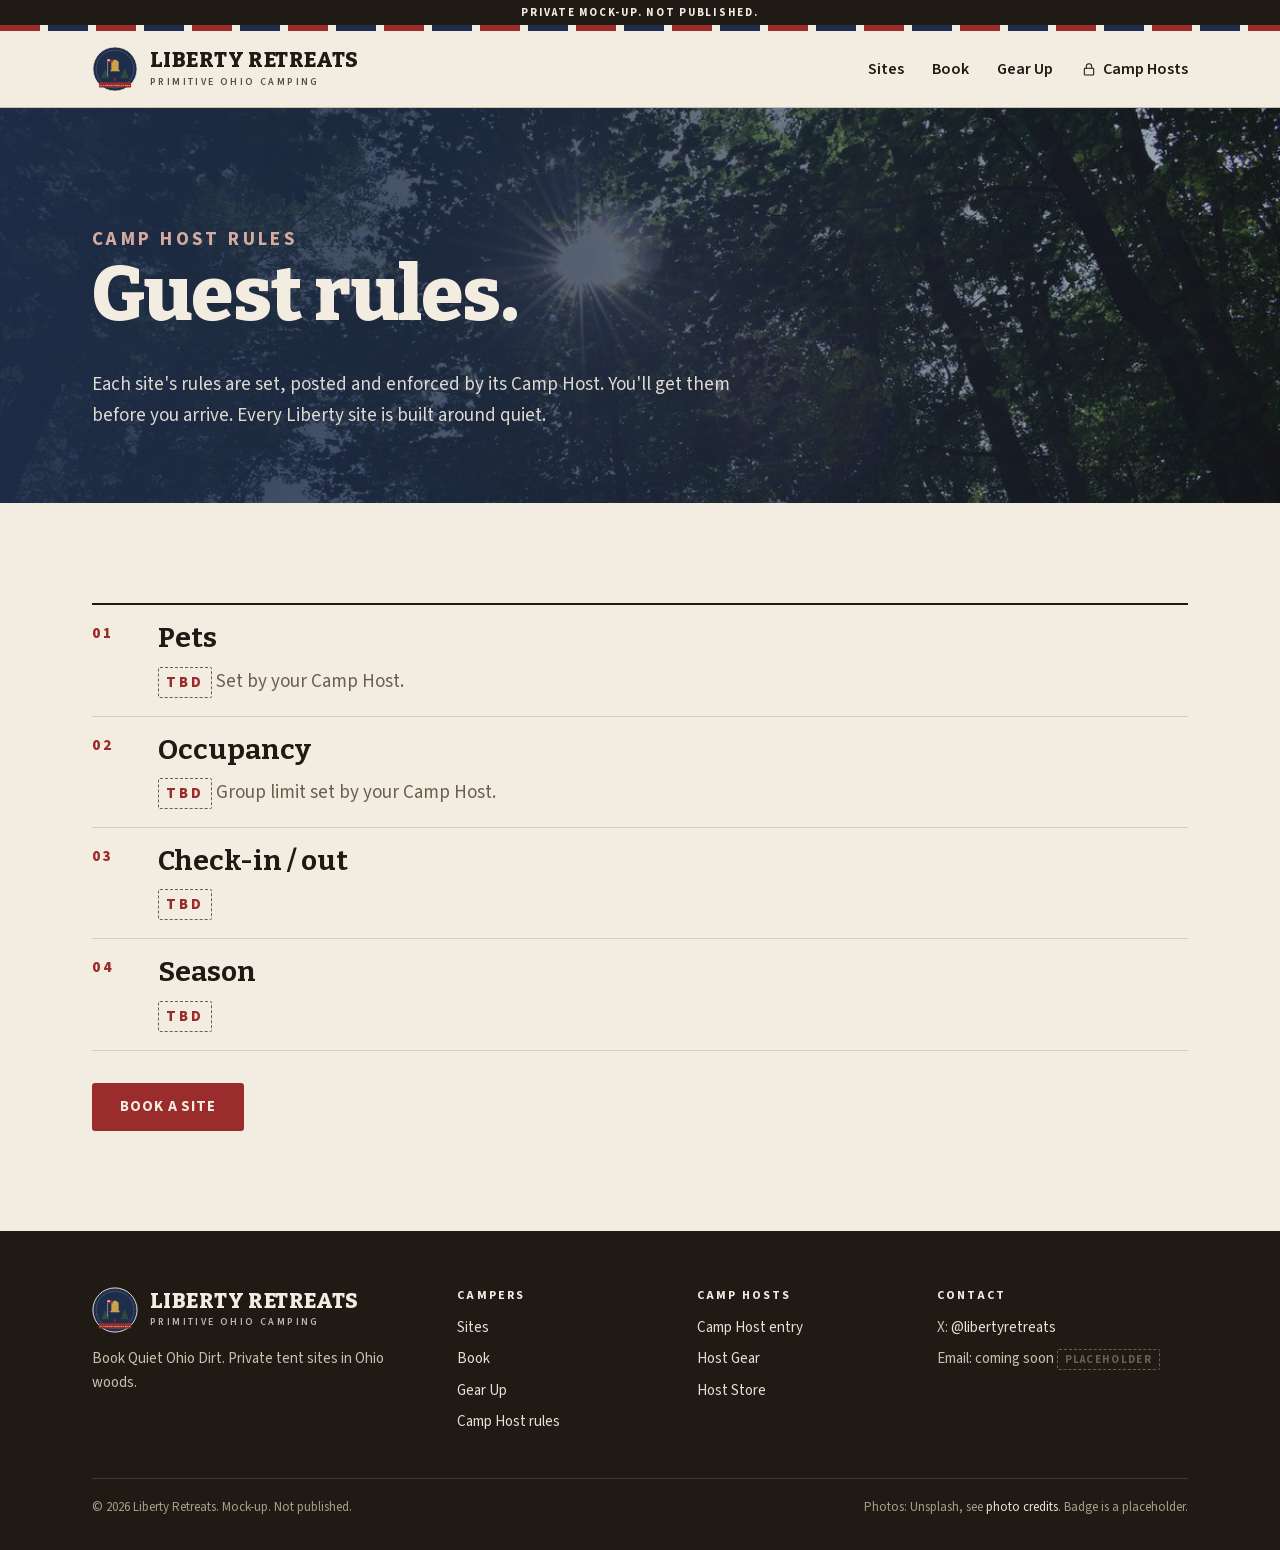
<file: rules.html>
<!DOCTYPE html>
<html lang="en">
<head>
<meta charset="utf-8">
<meta name="viewport" content="width=device-width, initial-scale=1, viewport-fit=cover">
<title>Camp Host rules | Liberty Retreats</title>
<meta name="description" content="Camp Host rules. Mock-up.">
<!-- PRIVATE MOCK-UP: keep out of search engines -->
<meta name="robots" content="noindex, nofollow">
<meta name="theme-color" content="#F3ECE1">
<meta name="format-detection" content="telephone=no">
<link rel="icon" type="image/svg+xml" href="assets/img/badge.svg">
<link rel="apple-touch-icon" href="assets/img/badge.svg">
<link rel="preload" href="assets/fonts/bitter-latin.woff2" as="font" type="font/woff2" crossorigin>
<link rel="preload" href="assets/fonts/sourcesans3-latin.woff2" as="font" type="font/woff2" crossorigin>
<link rel="stylesheet" href="assets/css/site.css?v=1">
<script src="assets/js/config.js?v=1"></script>
</head>
<body data-page="rules" class="">
<svg width="0" height="0" style="position:absolute" aria-hidden="true" fill="none" stroke="currentColor" stroke-width="1.6" stroke-linecap="round" stroke-linejoin="round"><defs>
<symbol id="i-fire" viewBox="0 0 24 24"><path d="M12 3c1 3 4 5 4 9a4 4 0 0 1-8 0c0-2 1-3 2-4 0 2 1 3 2 3 0-3-1-5 0-8z"/><path d="M5 21h14M7 18l10 3M17 18L7 21"/></symbol>
<symbol id="i-flag" viewBox="0 0 24 24"><path d="M5 21V3M5 4h12l-2 4 2 4H5"/></symbol>
<symbol id="i-aid" viewBox="0 0 24 24"><rect x="3" y="6" width="18" height="14" rx="2"/><path d="M9 6V4h6v2M12 10v6M9 13h6"/></symbol>
<symbol id="i-blanket" viewBox="0 0 24 24"><rect x="5" y="3" width="14" height="18" rx="1"/><path d="M5 8h14M12 12c1 1.5 2 2.5 2 4a2 2 0 0 1-4 0c0-1.5 1-2.5 2-4z"/></symbol>
<symbol id="i-tent" viewBox="0 0 24 24"><path d="M2 20h20M12 4L3 20M12 4l9 16M12 20l-3-6h6z"/></symbol>
<symbol id="i-users" viewBox="0 0 24 24"><circle cx="9" cy="8" r="3"/><path d="M3 20c0-3 3-5 6-5s6 2 6 5M16 5a3 3 0 0 1 0 6M18 15c2 .5 3 2 3 5"/></symbol>
<symbol id="i-moon" viewBox="0 0 24 24"><path d="M20 14A8 8 0 1 1 10 4a6 6 0 0 0 10 10z"/></symbol>
<symbol id="i-lock" viewBox="0 0 24 24"><rect x="5" y="11" width="14" height="10" rx="1"/><path d="M8 11V8a4 4 0 0 1 8 0v3"/></symbol>
<symbol id="i-arrow" viewBox="0 0 24 24"><path d="M4 12h16M14 6l6 6-6 6"/></symbol>
<symbol id="i-lantern" viewBox="0 0 48 48"><path d="M18 10h12"/><path d="M20 10c0-4 8-4 8 0"/><rect x="16" y="14" width="16" height="22" rx="2"/><path d="M14 36h20"/><path d="M24 20c3 4 3 8 0 10-3-2-3-6 0-10z"/></symbol><symbol id="i-fire" viewBox="0 0 48 48"><path d="M24 8c6 7 9 12 6 18-1 3-4 5-6 5s-5-2-6-5c-2-5 1-8 3-11 1 3 2 4 3 4 0-4-1-7 0-11z"/><path d="M10 40l28-6M10 34l28 6"/></symbol><symbol id="i-ring" viewBox="0 0 48 48"><ellipse cx="24" cy="30" rx="17" ry="6"/><path d="M7 30v5c0 3 8 6 17 6s17-3 17-6v-5"/><path d="M24 26c4-4 5-8 2-13-1 3-3 4-4 4 0 3-2 5-1 9"/></symbol><symbol id="i-pole" viewBox="0 0 48 48"><path d="M24 44V4"/><circle cx="24" cy="4" r="1.5"/><path d="M24 8h14v10H24"/><path d="M18 44h12"/><path d="M22 20h4M22 30h4"/></symbol><symbol id="i-firstaid" viewBox="0 0 48 48"><rect x="6" y="14" width="36" height="26" rx="2"/><path d="M18 14v-4h12v4"/><path d="M24 21v12M18 27h12"/></symbol><symbol id="i-extinguisher" viewBox="0 0 48 48"><rect x="16" y="14" width="14" height="28" rx="5"/><path d="M20 14v-4h6v4"/><path d="M26 10h8l4 4"/><path d="M19 24h8"/></symbol><symbol id="i-radio" viewBox="0 0 48 48"><rect x="6" y="16" width="36" height="22" rx="2"/><path d="M14 16l18-10"/><circle cx="16" cy="27" r="5"/><path d="M28 24h8M28 30h8"/></symbol><symbol id="i-wood" viewBox="0 0 48 48"><ellipse cx="12" cy="30" rx="5" ry="8"/><path d="M12 22h26M12 38h26"/><path d="M38 22c3 0 3 16 0 16"/><circle cx="12" cy="30" r="2"/></symbol><symbol id="i-sign" viewBox="0 0 48 48"><rect x="6" y="8" width="36" height="18" rx="1"/><path d="M14 26v16M34 26v16"/><path d="M12 17h24"/></symbol><symbol id="i-light" viewBox="0 0 48 48"><path d="M18 10h12l-2 8h-8z"/><path d="M14 8h20"/><path d="M24 18v24"/><path d="M18 42h12"/><path d="M10 14l-3-2M38 14l3-2"/></symbol><symbol id="i-shirt" viewBox="0 0 48 48"><path d="M16 6l-10 6 4 8 4-2v22h20V18l4 2 4-8-10-6c-2 3-4 4-8 4s-6-1-8-4z"/></symbol><symbol id="i-cap" viewBox="0 0 48 48"><path d="M8 30c0-12 7-18 16-18s16 6 16 18z"/><path d="M8 30h36c0 3-6 4-12 4H8"/></symbol><symbol id="i-patch" viewBox="0 0 48 48"><circle cx="24" cy="24" r="17"/><circle cx="24" cy="24" r="13" stroke-dasharray="2 3"/></symbol><symbol id="i-sticker" viewBox="0 0 48 48"><path d="M8 8h32v20L28 40H8z"/><path d="M28 40V28h12"/></symbol><symbol id="i-mug" viewBox="0 0 48 48"><path d="M10 14h22v20a6 6 0 0 1-6 6H16a6 6 0 0 1-6-6z"/><path d="M32 18h4a5 5 0 0 1 0 10h-4"/></symbol><symbol id="i-pie" viewBox="0 0 48 48"><path d="M4 30h22"/><rect x="26" y="20" width="18" height="20" rx="2"/><path d="M4 26h22"/></symbol><symbol id="i-chair" viewBox="0 0 48 48"><path d="M12 8h24v18H12z"/><path d="M10 26h28"/><path d="M12 26l-4 16M36 26l4 16M14 42l20-16M34 42 14 26"/></symbol><symbol id="i-cooler" viewBox="0 0 48 48"><rect x="6" y="18" width="36" height="22" rx="2"/><path d="M6 24h36"/><path d="M18 18v-4h12v4"/></symbol><symbol id="i-bag" viewBox="0 0 48 48"><path d="M12 8h24v28c0 4-5 6-12 6s-12-2-12-6z"/><path d="M12 16h24"/></symbol><symbol id="i-pad" viewBox="0 0 48 48"><rect x="4" y="18" width="40" height="12" rx="3"/><path d="M12 18v12M20 18v12M28 18v12M36 18v12"/></symbol><symbol id="i-headlamp" viewBox="0 0 48 48"><ellipse cx="24" cy="26" rx="18" ry="8"/><rect x="18" y="20" width="12" height="10" rx="2"/><path d="M24 12v4M14 14l2 3M34 14l-2 3"/></symbol></defs></svg>

<a class="skip" href="#main">Skip to content</a>
<div class="rule"></div>
<header class="site-head">
  <div class="wrap head-row">
    <a class="brand" href="index.html" aria-label="Liberty Retreats home"><img src="assets/img/badge.svg" alt="" width="46" height="46"><span class="wm">Liberty Retreats<small>Primitive Ohio Camping</small></span></a>
    <button class="nav-toggle" type="button" aria-expanded="false" aria-controls="site-nav">Menu</button>
    <nav id="site-nav" aria-label="Main"><a href="index.html#sites">Sites</a><a href="book.html">Book</a><a href="gear.html">Gear Up</a><a href="hosts.html" class="nav-host"><svg class="ic sm" aria-hidden="true"><use href="#i-lock"/></svg>Camp Hosts</a></nav>
  </div>
</header>
<main id="main">
<section class="page-head"><div class="wrap">
  <p class="eyebrow">Camp Host rules</p>
  <h1>Guest rules.</h1>
  <p>Each site's rules are set, posted and enforced by its Camp Host. You'll get them before you arrive. Every Liberty site is built around quiet.</p>
</div></section>
<section class="section"><div class="wrap">
  <ol class="rules">
    <li><span>01</span><div><h3>Pets</h3><p class="muted" style="margin:0"><span class="tbd">TBD</span> Set by your Camp Host.</p></div></li>
    <li><span>02</span><div><h3>Occupancy</h3><p class="muted" style="margin:0"><span class="tbd">TBD</span> Group limit set by your Camp Host.</p></div></li>
    <li><span>03</span><div><h3>Check-in / out</h3><p class="muted" style="margin:0"><span class="tbd">TBD</span></p></div></li>
    <li><span>04</span><div><h3>Season</h3><p class="muted" style="margin:0"><span class="tbd">TBD</span></p></div></li>
  </ol>
  <div class="btn-row" style="margin-top:32px"><a class="btn" href="book.html">Book a site</a></div>
</div></section>
</main>
<footer class="site-foot">
  <div class="wrap">
    <div class="foot-grid">
      <div><a class="brand" href="index.html"><img src="assets/img/badge.svg" alt="" width="46" height="46"><span class="wm">Liberty Retreats<small>Primitive Ohio Camping</small></span></a><p>Book Quiet Ohio Dirt. Private tent sites in Ohio woods.</p></div>
      <div><h4>Campers</h4><ul><li><a href="index.html#sites">Sites</a></li><li><a href="book.html">Book</a></li><li><a href="gear.html">Gear Up</a></li><li><a href="rules.html">Camp Host rules</a></li></ul></div>
      <div><h4>Camp Hosts</h4><ul><li><a href="hosts.html">Camp Host entry</a></li><li><a href="host-gear.html">Host Gear</a></li><li><a href="host-store.html">Host Store</a></li></ul></div>
      <div><h4>Contact</h4><ul><li>X: <a href="https://x.com/libertyretreats" target="_blank" rel="noopener">@libertyretreats</a></li><li>Email: coming soon <span class="tbd">Placeholder</span></li></ul></div>
    </div>
    <div class="foot-legal"><span>&copy; <span data-year>2026</span> Liberty Retreats. Mock-up. Not published.</span><span>Photos: Unsplash, see <a href="credits.html">photo credits</a>. Badge is a placeholder.</span></div>
  </div>
</footer>
<script src="assets/js/site.js?v=1"></script>
</body>
</html>
</file>
<file: assets/css/site.css>
/* Liberty Retreats mock-up. Built to Canvas forge-spec (Oct 14 2026). */
@font-face{font-family:"Bitter";src:url("../fonts/bitter-latin.woff2") format("woff2");font-weight:100 900;font-display:swap}
@font-face{font-family:"Source Sans 3";src:url("../fonts/sourcesans3-latin.woff2") format("woff2");font-weight:200 900;font-display:swap}
:root{--parch:#F3ECE1;--bark:#1F1A14;--navy:#1E2D4A;--brick:#9B2C2C;--khaki:#6B5E4E;
  --card:#FBF7F0;--alt:#EBE2D3;--bd1:#D9CDB9;--bd2:#CBBFAE;--brick-lt:#E9B9AB;--body2:#3D342A;
  --hd:"Bitter",Georgia,serif;--bd:"Source Sans 3",-apple-system,"Segoe UI",Roboto,Arial,sans-serif}
*,*::before,*::after{box-sizing:border-box}
html{-webkit-text-size-adjust:100%;scroll-behavior:smooth}
body{margin:0;background:var(--parch);color:var(--bark);font:18px/1.6 var(--bd);-webkit-font-smoothing:antialiased}
@media (min-width:900px){body{font-size:19px}}
img,svg{max-width:100%;display:block}
a{color:var(--brick)}
h1,h2,h3,h4{font-family:var(--hd);line-height:1.1;margin:0 0 .45em;color:inherit}
h1{font-weight:800;font-size:clamp(52px,8vw,94px);letter-spacing:-.01em}
h2{font-weight:800;font-size:clamp(34px,4.6vw,50px)}
h3{font-weight:700;font-size:clamp(21px,2.2vw,28px)}
p{margin:0 0 1em}
ul{margin:0 0 1em;padding-left:1.2em}
.wrap{max-width:1160px;margin:0 auto;padding:0 max(22px,env(safe-area-inset-left)) 0 max(22px,env(safe-area-inset-right))}
@media (min-width:900px){.wrap{padding:0 32px}}
.skip{position:absolute;left:-9999px}.skip:focus{left:10px;top:10px;background:var(--bark);color:var(--parch);padding:8px;z-index:99}
:focus-visible{outline:3px solid var(--brick);outline-offset:2px}
.eyebrow{font:700 13px/1.3 var(--bd);letter-spacing:.18em;text-transform:uppercase;color:var(--brick);margin:0 0 12px;display:flex;align-items:center;gap:8px;flex-wrap:wrap}
.muted{color:var(--khaki)}
.lede{font-size:clamp(18px,2vw,20px);color:var(--body2);max-width:38em}
.ic{width:26px;height:26px;fill:none;stroke:currentColor;stroke-width:1.6;stroke-linecap:round;stroke-linejoin:round;flex:0 0 auto}
.ic.sm{width:16px;height:16px}

/* Draft banner + flag rule */
.draft-strip{background:var(--bark);color:var(--parch);font:700 11px/1 var(--bd);letter-spacing:.16em;text-transform:uppercase;text-align:center;padding:7px 10px;white-space:nowrap;overflow:hidden;text-overflow:ellipsis}
.rule{height:6px;background:repeating-linear-gradient(90deg,var(--brick) 0 40px,var(--parch) 40px 48px,var(--navy) 48px 88px,var(--parch) 88px 96px)}

/* Header */
.site-head{position:sticky;top:0;z-index:40;background:var(--parch);border-bottom:1px solid var(--bd2)}
.head-row{display:flex;align-items:center;justify-content:space-between;gap:14px;min-height:76px}
.brand{display:flex;align-items:center;gap:12px;color:var(--bark);text-decoration:none}
.brand img{width:46px;height:46px}
.wm{font:800 21px/1.05 var(--hd);letter-spacing:.02em;text-transform:uppercase}
.wm small{display:block;font:600 10px/1.4 var(--bd);letter-spacing:.24em;opacity:.75;margin-top:3px}
.nav-toggle{appearance:none;background:transparent;border:2px solid var(--bark);color:var(--bark);border-radius:3px;font:700 13px var(--bd);letter-spacing:.12em;text-transform:uppercase;padding:10px 14px;min-height:44px;cursor:pointer}
#site-nav{display:none;position:absolute;left:0;right:0;top:100%;background:var(--parch);border-bottom:1px solid var(--bd2);padding:6px 22px 18px}
#site-nav.open{display:block}
#site-nav a{display:block;color:var(--bark);text-decoration:none;font:600 17px var(--bd);padding:13px 0;border-bottom:1px solid var(--bd1)}
#site-nav a[aria-current="page"]{color:var(--brick)}
#site-nav a.nav-host{display:flex;align-items:center;gap:6px}
@media (min-width:900px){
  .nav-toggle{display:none}
  #site-nav{display:flex!important;position:static;padding:0;border:0;background:none;gap:28px;align-items:center}
  #site-nav a{border:0;padding:6px 0;font-size:16px}
  #site-nav a[aria-current="page"]{box-shadow:inset 0 -2px 0 var(--brick)}
}

/* Buttons */
.btn{display:inline-flex;align-items:center;justify-content:center;gap:8px;font:700 15px/1 var(--bd);letter-spacing:.06em;text-transform:uppercase;padding:14px 26px;min-height:48px;border-radius:3px;text-decoration:none;border:2px solid var(--brick);background:var(--brick);color:var(--parch);cursor:pointer;white-space:nowrap;transition:background .15s,border-color .15s}
.btn:hover{background:#842424;border-color:#842424;color:var(--parch)}
.btn.ghost{background:transparent;color:inherit;border-color:currentColor}
.btn.ghost:hover{background:rgba(31,26,20,.1)}
.on-dark .btn.ghost:hover,.btn.ghost.light:hover{background:rgba(243,236,225,.1)}
.btn[disabled]{opacity:.45;cursor:not-allowed}
.btn.block{width:100%}
.tlink{font:700 14px var(--bd);letter-spacing:.08em;text-transform:uppercase;color:var(--brick);text-decoration:none;display:inline-flex;align-items:center;gap:6px;background:none;border:0;padding:0;cursor:pointer}
.btn-row{display:flex;flex-wrap:wrap;gap:12px}

/* Tags */
.tag{display:inline-block;font:700 12px/1.3 var(--bd);letter-spacing:.1em;text-transform:uppercase;padding:4px 10px;border-radius:2px;background:var(--navy);color:var(--parch)}
.tag.khaki{background:var(--khaki)}
.tag.outline{background:transparent;color:var(--khaki);border:1px solid var(--bd2)}
.test-flag{display:inline-block;font:700 12px/1.3 var(--bd);letter-spacing:.12em;text-transform:uppercase;padding:5px 10px;border-radius:2px;background:var(--brick);color:var(--parch)}

/* Sections */
.section{padding:clamp(64px,9vw,100px) 0}
.section.tight{padding:clamp(40px,6vw,64px) 0}
.section.alt{background:var(--alt)}
.section.dark{background:var(--bark);color:var(--parch)}
.section.navy{background:var(--navy);color:var(--parch)}
.section.dark .eyebrow,.section.navy .eyebrow{color:var(--brick-lt)}
.grid{display:grid;gap:22px}
@media (min-width:760px){.grid.two{grid-template-columns:1fr 1fr}.grid.three{grid-template-columns:repeat(3,1fr)}}
.card{background:var(--card);border:1.5px solid var(--bd1);border-radius:3px;padding:clamp(22px,3vw,32px)}
.section.alt .card{border-color:transparent}
.navy .card,.dark .card{background:rgba(243,236,225,.05);border-color:rgba(243,236,225,.18)}

/* Home: split masthead */
.masthead{display:grid;grid-template-columns:1fr}
.masthead .copy{padding:56px max(22px,env(safe-area-inset-left)) 48px}
.masthead h1 em{color:var(--brick);font-style:normal}
.masthead p{font-size:20px;color:var(--body2);max-width:470px;margin-bottom:30px}
.masthead .img{position:relative;min-height:60vh;background:var(--navy) url("../img/photos/hero-tent-night.jpg") center 65%/cover}
.masthead .img::after{content:"";position:absolute;inset:0;background:linear-gradient(180deg,rgba(30,45,74,.35),rgba(30,45,74,.6))}
.stamp{position:absolute;z-index:2;width:110px;left:22px;top:-55px;border-radius:50%;box-shadow:0 0 0 4px var(--parch)}
@media (min-width:900px){
  .masthead{grid-template-columns:1fr 1.15fr;min-height:720px}
  .masthead .copy{padding:100px 64px 80px max(32px,calc((100vw - 1160px)/2 + 32px));display:flex;flex-direction:column;justify-content:center}
  .masthead .img{min-height:auto}
  .stamp{width:150px;left:-75px;top:auto;bottom:70px}
}
@media (max-width:899px) and (orientation:landscape){.masthead .img{min-height:80vh}}

/* Price bar */
.pricebar{background:var(--bark);color:var(--parch)}
.pricebar .wrap{display:grid;grid-template-columns:1fr 1fr}
.pricebar .wrap>div{padding:20px 12px;font-weight:600;font-size:16px;display:flex;gap:12px;align-items:center;border-top:1px solid rgba(243,236,225,.12)}
.pricebar .p{grid-column:1/-1;font:800 44px/1 var(--hd);border-top:0!important;padding:28px 0 18px!important}
.pricebar .p small{font:600 13px var(--bd);opacity:.75;letter-spacing:.06em;text-transform:uppercase;margin-left:10px}
.pricebar .ic{color:var(--brick-lt)}
@media (min-width:900px){
  .pricebar .wrap{grid-template-columns:1.3fr repeat(4,1fr)}
  .pricebar .p{grid-column:auto;padding:30px 0!important}
  .pricebar .wrap>div{padding:30px 20px;border-top:0;border-left:1px solid rgba(243,236,225,.15)}
}
.pricenote{background:var(--bark);color:#A99C89;font-size:14px;text-align:center;padding:4px 22px 20px}

/* Site cards */
.grid4{display:grid;gap:22px;grid-template-columns:1fr}
@media (min-width:600px){.grid4{grid-template-columns:1fr 1fr}}
@media (min-width:1050px){.grid4{grid-template-columns:repeat(4,1fr)}}
.site{background:var(--card);border-radius:2px;overflow:hidden;display:flex;flex-direction:column}
.site .photo{height:220px;background:var(--alt) center/cover no-repeat}
.site .b{padding:22px;display:flex;flex-direction:column;flex:1}
.site h3{font-size:21px;margin:10px 0 6px}
.site p{color:var(--khaki);font-size:15px;margin:0}
.site .pr{margin-top:auto;padding-top:14px;border-top:1px solid #E0D5C3;font-weight:700;display:flex;justify-content:space-between;align-items:center;gap:10px}
.site .b>p{margin-bottom:16px}

/* Steps */
.steps3{display:grid;gap:40px}
@media (min-width:760px){.steps3{grid-template-columns:repeat(3,1fr);gap:48px}}
.steps3 .n{font:800 15px var(--bd);letter-spacing:.2em;color:var(--brick);border-top:2px solid var(--bark);padding-top:16px}
.steps3 h3{font-size:28px;margin:12px 0 10px}
.steps3 p{color:var(--body2);margin:0}

/* Night band */
.band{position:relative;color:var(--parch);background:var(--bark) url("../img/photos/tent-woods-night.jpg") center/cover;padding:clamp(90px,14vw,140px) 0;text-align:center}
.band::before{content:"";position:absolute;inset:0;background:rgba(31,26,20,.62)}
.band>*{position:relative}
.band h2{font-size:clamp(38px,6vw,58px);margin-bottom:16px}
.band p{font-size:20px;opacity:.85;margin-bottom:30px}

/* Duo panels */
.duo{display:grid}
@media (min-width:860px){.duo{grid-template-columns:1fr 1fr}}
.duo>div{padding:clamp(56px,7vw,80px) max(22px,5vw)}
.duo h3{font-size:36px;margin:10px 0 12px}
.duo .navy{background:var(--navy);color:var(--parch)}
.duo .navy .eyebrow{color:var(--brick-lt)}

/* Page heads (inner pages) */
.page-head{position:relative;color:var(--parch);background:var(--navy) url("../img/photos/ohio-forest.jpg") center/cover;padding:clamp(72px,11vw,120px) 0 clamp(48px,7vw,72px)}
.page-head::before{content:"";position:absolute;inset:0;background:linear-gradient(90deg,rgba(30,45,74,.92) 0%,rgba(30,45,74,.72) 45%,rgba(30,45,74,.25) 100%)}
@media (max-width:760px){.page-head::before{background:linear-gradient(180deg,rgba(30,45,74,.72),rgba(30,45,74,.9))}}
.page-head .wrap{position:relative}
.page-head h1{font-size:clamp(44px,6.5vw,76px);max-width:12em}
.page-head p{max-width:36em;font-size:19px;opacity:.9;margin:0}
.page-head .eyebrow{color:var(--brick-lt)}
body[data-page="book"] .page-head{background-image:url("../img/photos/primitive-tent.jpg")}
body[data-page="gear"] .page-head{background-image:url("../img/photos/tent-woods-night.jpg")}
body.host .page-head{background-image:url("../img/photos/hero-tent-night.jpg")}

/* Book panels */
.book-list{display:grid;gap:32px}
.panel{background:var(--card);border:1.5px solid var(--bd1);border-radius:3px;display:grid;overflow:hidden}
@media (min-width:960px){.panel{grid-template-columns:400px 1fr}}
.panel .photo{min-height:240px;background:var(--alt) center/cover}
.panel .pb{padding:clamp(22px,3vw,34px)}
.panel h2{font-size:clamp(28px,3vw,36px);margin:10px 0 6px}
.panel .desc{color:var(--khaki)}
.inc{list-style:none;padding:0;margin:0 0 18px;display:flex;flex-wrap:wrap;gap:10px 18px;font-weight:600;font-size:15px}
.inc li{display:flex;align-items:center;gap:8px}
.inc .ic{width:22px;height:22px;color:var(--khaki)}
.priceline{font:800 26px var(--hd);color:var(--brick);margin:0 0 4px}
.priceline small{font:600 13px var(--bd);color:var(--khaki);letter-spacing:.06em;text-transform:uppercase}
.hostpriced{border-left:3px solid var(--khaki);padding:8px 14px;color:var(--khaki);font-weight:600;margin:0 0 18px;background:#F3ECE1}
.cal{margin:18px 0 0}
.cal-head{display:flex;align-items:center;justify-content:space-between;margin-bottom:10px}
.cal-head b{font:700 18px var(--hd)}
.cal-head button{min-width:44px;min-height:44px;border:1.5px solid var(--bd2);background:var(--card);border-radius:3px;font:700 18px var(--bd);cursor:pointer;color:var(--bark)}
.cal-grid{display:grid;grid-template-columns:repeat(7,1fr);gap:4px;max-width:460px}
.cal-grid .dow{font:700 11px var(--bd);letter-spacing:.1em;text-align:center;color:var(--khaki);text-transform:uppercase;padding-bottom:2px}
.cal-grid button{min-height:40px;aspect-ratio:1/1;border:1px solid var(--bd1);background:var(--parch);border-radius:2px;font:600 15px var(--bd);color:var(--bark);cursor:pointer;touch-action:manipulation;padding:0}
.cal-grid button.past{opacity:.35;cursor:default}
.cal-grid button.booked{background:#DDD3C3;color:var(--khaki);text-decoration:line-through;cursor:not-allowed}
.cal-grid button.inrange{background:var(--brick-lt);border-color:var(--brick-lt)}
.cal-grid button.sel{background:var(--brick);border-color:var(--brick);color:var(--parch)}
.legend{display:flex;gap:16px;flex-wrap:wrap;font-size:13px;color:var(--khaki);margin-top:10px}
.legend i{display:inline-block;width:13px;height:13px;border:1px solid var(--bd2);margin-right:6px;vertical-align:-2px}
.req-row{display:grid;gap:14px;margin-top:20px;align-items:end}
@media (min-width:640px){.req-row{grid-template-columns:auto 1fr auto}}
.req-sum{font-weight:600;color:var(--body2);font-size:16px}
.req-sum b{font-family:var(--hd);color:var(--brick)}

/* Forms */
.form{display:grid;gap:16px;background:var(--card);border:1.5px solid var(--bd1);border-radius:3px;padding:clamp(22px,3vw,32px)}
@media (min-width:700px){.form{grid-template-columns:1fr 1fr}.form .full{grid-column:1/-1}}
.field{display:flex;flex-direction:column;gap:6px}
.field label,.field legend{font:700 15px var(--bd)}
.field .hint{font-size:14px;color:var(--khaki);margin:0}
.req{color:var(--brick)}
input[type=text],input[type=email],input[type=tel],input[type=number],input[type=password],select,textarea{font:17px/1.3 var(--bd);color:var(--bark);background:#fff;border:1.5px solid var(--bd2);border-radius:3px;padding:12px;min-height:48px;width:100%;-webkit-appearance:none;appearance:none}
input:focus,select:focus,textarea:focus{border-color:var(--navy);outline:2px solid rgba(30,45,74,.2)}
input[type=file]{font:15px var(--bd);padding:10px;border:1.5px dashed var(--bd2);border-radius:3px;background:#fff;width:100%}
select{background-image:linear-gradient(45deg,transparent 50%,var(--bark) 50%),linear-gradient(135deg,var(--bark) 50%,transparent 50%);background-position:calc(100% - 20px) 21px,calc(100% - 15px) 21px;background-size:5px 5px;background-repeat:no-repeat;padding-right:36px}
textarea{min-height:110px}
fieldset{border:0;padding:0;margin:0}
.radios{display:flex;gap:10px;flex-wrap:wrap}
.radios label{display:flex;align-items:center;gap:8px;border:1.5px solid var(--bd2);border-radius:3px;padding:10px 14px;min-height:46px;background:#fff;font-weight:600}
.check-row{display:flex;gap:10px;align-items:flex-start;font-size:16px}
.check-row input{width:22px;height:22px;margin-top:2px;accent-color:var(--brick)}
.field-error{color:var(--brick);font:700 14px var(--bd);margin:0}.field-error:empty{display:none}
.confirm{background:var(--navy);color:var(--parch);border-radius:3px;padding:clamp(24px,4vw,40px)}
.confirm .eyebrow{color:var(--brick-lt)}
.ledger{list-style:none;padding:0;margin:0}
.ledger li{display:flex;justify-content:space-between;gap:14px;padding:11px 0;border-bottom:1px solid var(--bd1)}
.confirm .ledger li{border-color:rgba(243,236,225,.18)}
.ledger b{font-family:var(--hd);text-align:right}
.fine{font-size:14px;color:var(--khaki)}

/* Lists */
.checks{list-style:none;padding:0}
.checks li{position:relative;padding-left:28px;margin:.5em 0}
.checks li::before{content:"";position:absolute;left:2px;top:.55em;width:10px;height:5px;border-left:2px solid var(--brick);border-bottom:2px solid var(--brick);transform:rotate(-45deg)}
.nots{list-style:none;padding:0}
.nots li{position:relative;padding-left:28px;margin:.5em 0}
.nots li::before,.nots li::after{content:"";position:absolute;left:2px;top:.75em;width:13px;height:2px;background:var(--khaki);transform:rotate(45deg)}
.nots li::after{transform:rotate(-45deg)}
.rules{list-style:none;padding:0;margin:0;display:grid;gap:0;border-top:2px solid var(--bark)}
.rules li{display:grid;grid-template-columns:56px 1fr;gap:10px;padding:18px 0;border-bottom:1px solid var(--bd1)}
.rules li span{font:800 15px var(--bd);letter-spacing:.2em;color:var(--brick)}
.callout{border-left:3px solid var(--brick);background:var(--card);padding:16px 20px;margin:22px 0}
.warn{border:1.5px solid var(--brick);background:var(--card);border-radius:3px;padding:20px 22px}
.steps{list-style:none;padding:0;counter-reset:s;display:grid;gap:28px}
@media (min-width:860px){.steps{grid-template-columns:repeat(4,1fr)}}
.steps li{counter-increment:s;border-top:2px solid var(--bark);padding-top:14px;margin:0}
.steps li::before{content:"0" counter(s);display:block;font:800 15px var(--bd);letter-spacing:.2em;color:var(--brick);margin-bottom:8px}
.tbd{display:inline-block;font:700 11px/1 var(--bd);letter-spacing:.12em;text-transform:uppercase;border:1px dashed var(--khaki);color:var(--khaki);padding:4px 7px;border-radius:2px;vertical-align:middle}
.navy .tbd,.dark .tbd,.confirm .tbd{color:var(--brick-lt);border-color:var(--brick-lt)}

/* Products */
.products{display:grid;gap:22px;grid-template-columns:1fr}
@media (min-width:560px){.products{grid-template-columns:1fr 1fr}}
@media (min-width:1000px){.products{grid-template-columns:repeat(3,1fr)}}
.product{display:flex;flex-direction:column;background:var(--card);border:1.5px solid var(--bd1);border-radius:3px;overflow:hidden}
.product .art{aspect-ratio:16/9;background:var(--alt);display:flex;align-items:center;justify-content:center;color:var(--khaki);border-bottom:1.5px solid var(--bd1)}
.product .art .line-icon,.product .art .ic{width:60px;height:60px}
.line-icon{fill:none;stroke:currentColor;stroke-width:1.6}
.product .body{padding:20px 22px 22px;display:flex;flex-direction:column;flex:1}
.product h3{font-size:22px;margin:10px 0 6px}
.product p{font-size:16px;color:var(--khaki)}
.product .btn{margin-top:auto;width:100%}
.disclosure{border-left:3px solid var(--brick);background:var(--card);padding:14px 18px;font-size:16px;margin:0 0 28px}
.cart{background:var(--card);border:1.5px solid var(--bd1);border-radius:3px;padding:20px 22px;margin-top:24px}
.cart ul{list-style:none;padding:0;margin:0 0 12px}
.cart li{display:flex;justify-content:space-between;align-items:center;gap:12px;padding:10px 0;border-bottom:1px solid var(--bd1)}
.qty{display:flex;align-items:center;gap:8px}
.qty button{min-width:40px;min-height:40px;border:1.5px solid var(--bd2);background:#fff;border-radius:3px;font:700 18px var(--bd);cursor:pointer}
.cartbar{display:flex;justify-content:space-between;align-items:center;gap:12px;flex-wrap:wrap;background:var(--navy);color:var(--parch);padding:14px 20px;border-radius:3px;margin-bottom:24px;font-weight:700}

/* Host gate + host bar */
.gate{max-width:520px;margin:0 auto;text-align:center}
.gate .badge-lg{width:120px;margin:0 auto 18px;border-radius:50%;box-shadow:0 0 0 4px var(--parch)}
.gate .form{grid-template-columns:1fr;text-align:left}
.gate-note{font-size:14px;color:var(--khaki)}
.host-bar{background:var(--navy);color:var(--parch);font:600 14px var(--bd);padding:9px 0}
.host-bar .wrap{display:flex;justify-content:space-between;align-items:center;gap:12px;flex-wrap:nowrap}
.host-bar-label{display:flex;align-items:center;gap:6px;letter-spacing:.14em;text-transform:uppercase;font-size:11px;color:var(--brick-lt);white-space:nowrap}
.host-bar-links{display:flex;align-items:center;gap:16px;white-space:nowrap}
.host-bar a{color:var(--parch);text-decoration:none}
.host-bar a[aria-current="page"]{box-shadow:inset 0 -2px 0 var(--brick-lt)}
.host-bar button{background:transparent;color:var(--parch);border:1.5px solid var(--parch);border-radius:3px;font:700 12px var(--bd);letter-spacing:.1em;text-transform:uppercase;padding:6px 10px;min-height:34px;cursor:pointer}
@media (max-width:540px){.host-bar-label{display:none}.host-bar .wrap{justify-content:center}.host-bar-links{gap:12px;font-size:13px}}

/* Footer */
.site-foot{background:var(--bark);color:#CBBFAE;padding:56px 0 calc(32px + env(safe-area-inset-bottom));font-size:15px}
.foot-grid{display:grid;gap:30px}
@media (min-width:760px){.foot-grid{grid-template-columns:1.6fr 1fr 1fr 1.2fr}}
.site-foot .brand{color:var(--parch);margin-bottom:14px}
.site-foot h4{font:700 12px var(--bd);letter-spacing:.18em;text-transform:uppercase;color:var(--parch);margin:0 0 12px}
.site-foot ul{list-style:none;padding:0;margin:0}
.site-foot li{margin:.5em 0}
.site-foot a{color:#E9E0D2;text-decoration:none}
.site-foot a:hover{text-decoration:underline}
.foot-legal{display:flex;flex-wrap:wrap;justify-content:space-between;gap:8px 24px;border-top:1px solid rgba(243,236,225,.14);margin-top:36px;padding-top:18px;font-size:13px;color:#A99C89}
[hidden]{display:none!important}
.masthead .copy p.eyebrow{color:var(--brick);font-size:13px;max-width:none;margin-bottom:12px}
.wm{white-space:nowrap}
@media (max-width:420px){.wm{font-size:17px}.wm small{font-size:9px;letter-spacing:.18em}.brand img{width:40px;height:40px}.brand{gap:10px}}
@media (max-width:899px){.stamp{top:auto;bottom:22px;left:22px;width:96px}.masthead .img{background-position:center 88%}}
/* Hero photo position (Oct 14): desktop/iPad 50% 72%, iPhone upright 50% 78%, iPhone sideways 50% 70% */
.masthead .img{background-position:50% 72%}
@media (max-width:599px) and (orientation:portrait){.masthead .img{background-position:50% 78%}}
@media (max-height:500px) and (orientation:landscape){.masthead .img{background-position:50% 70%}}
.stamp{height:auto}
</file>
